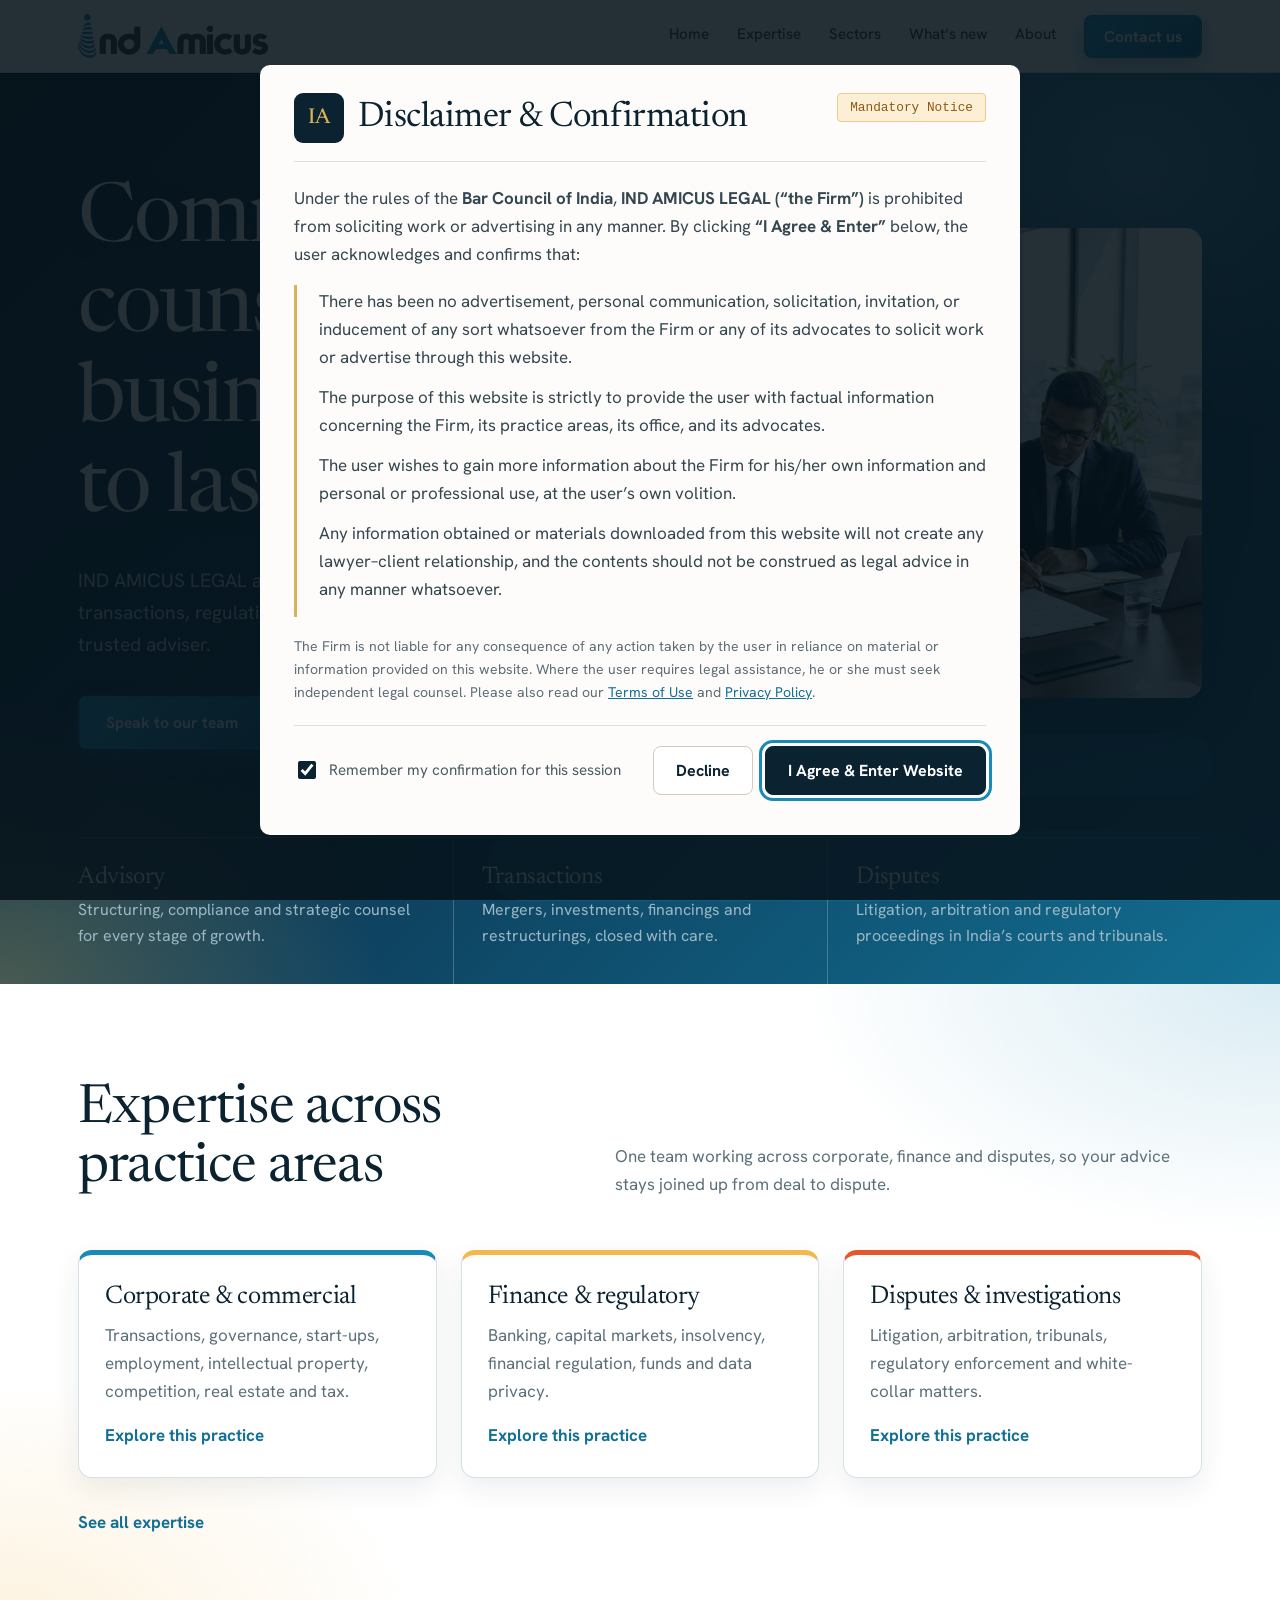
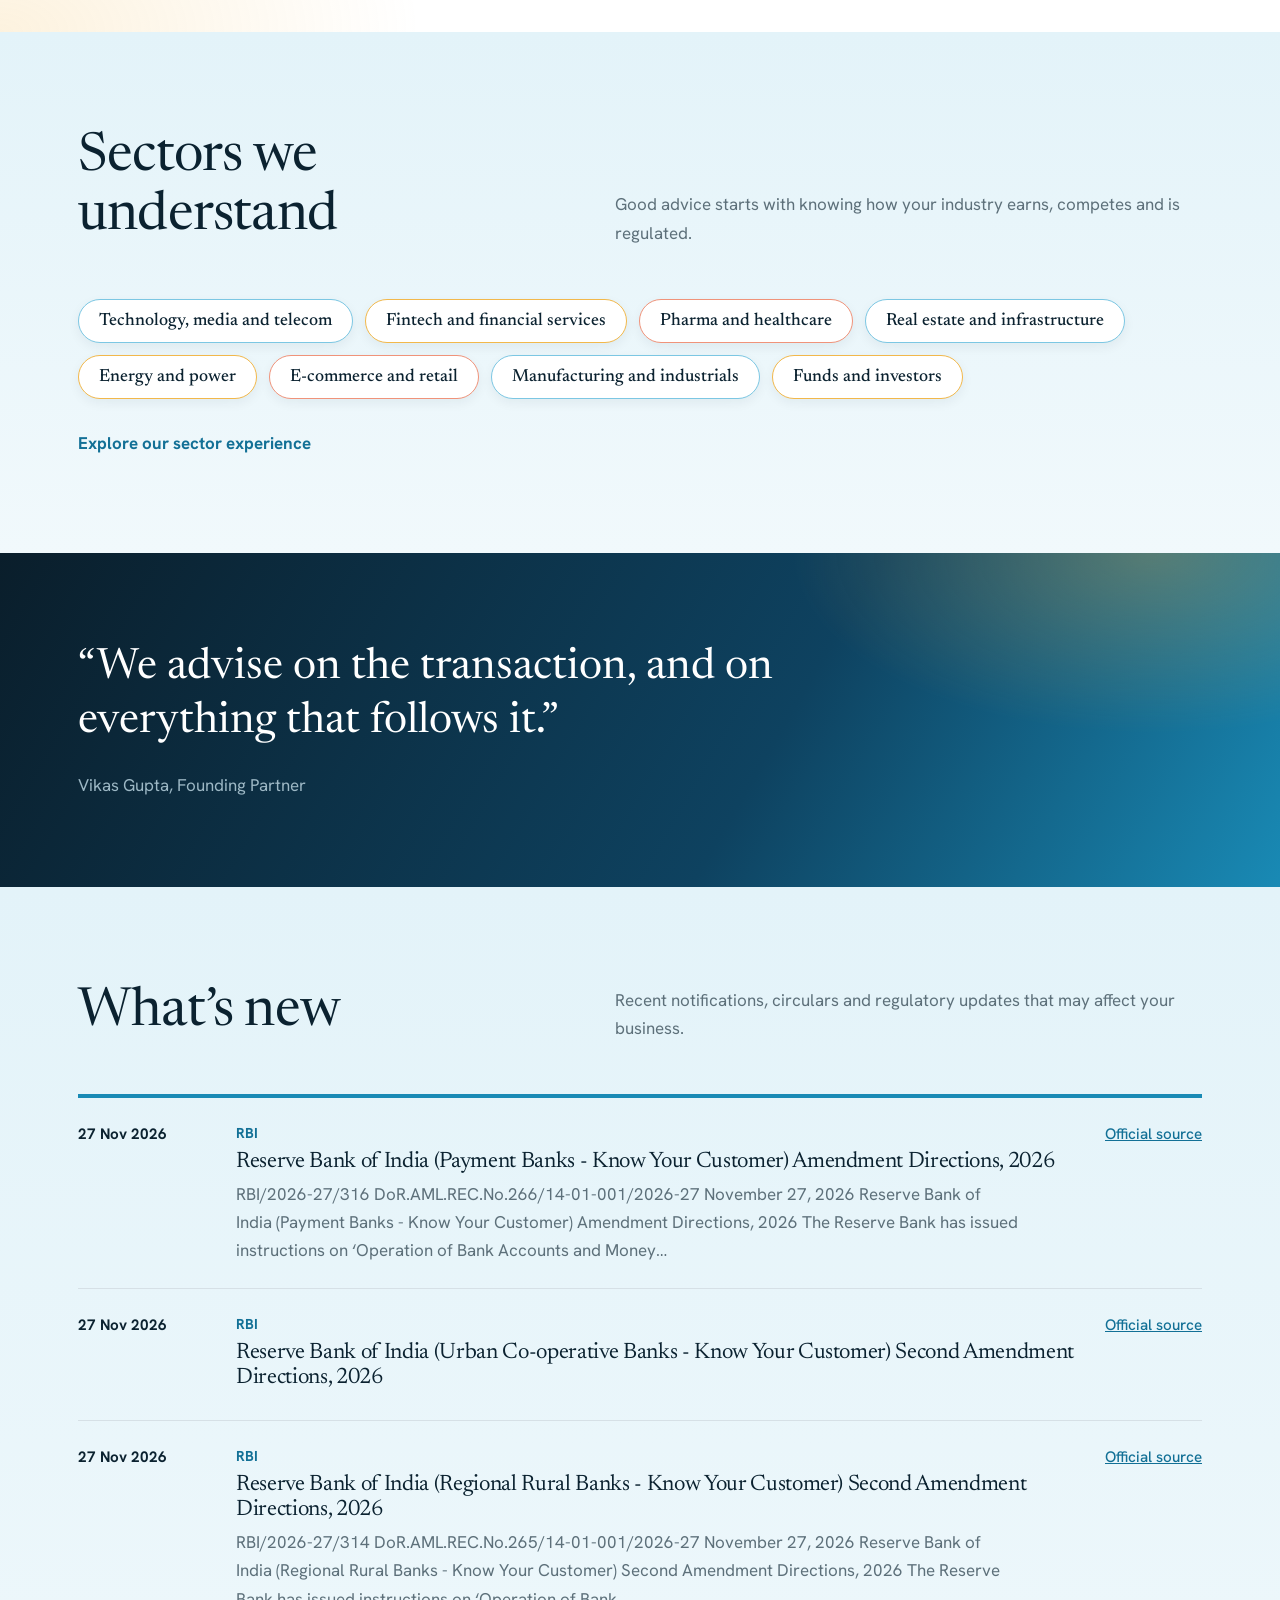
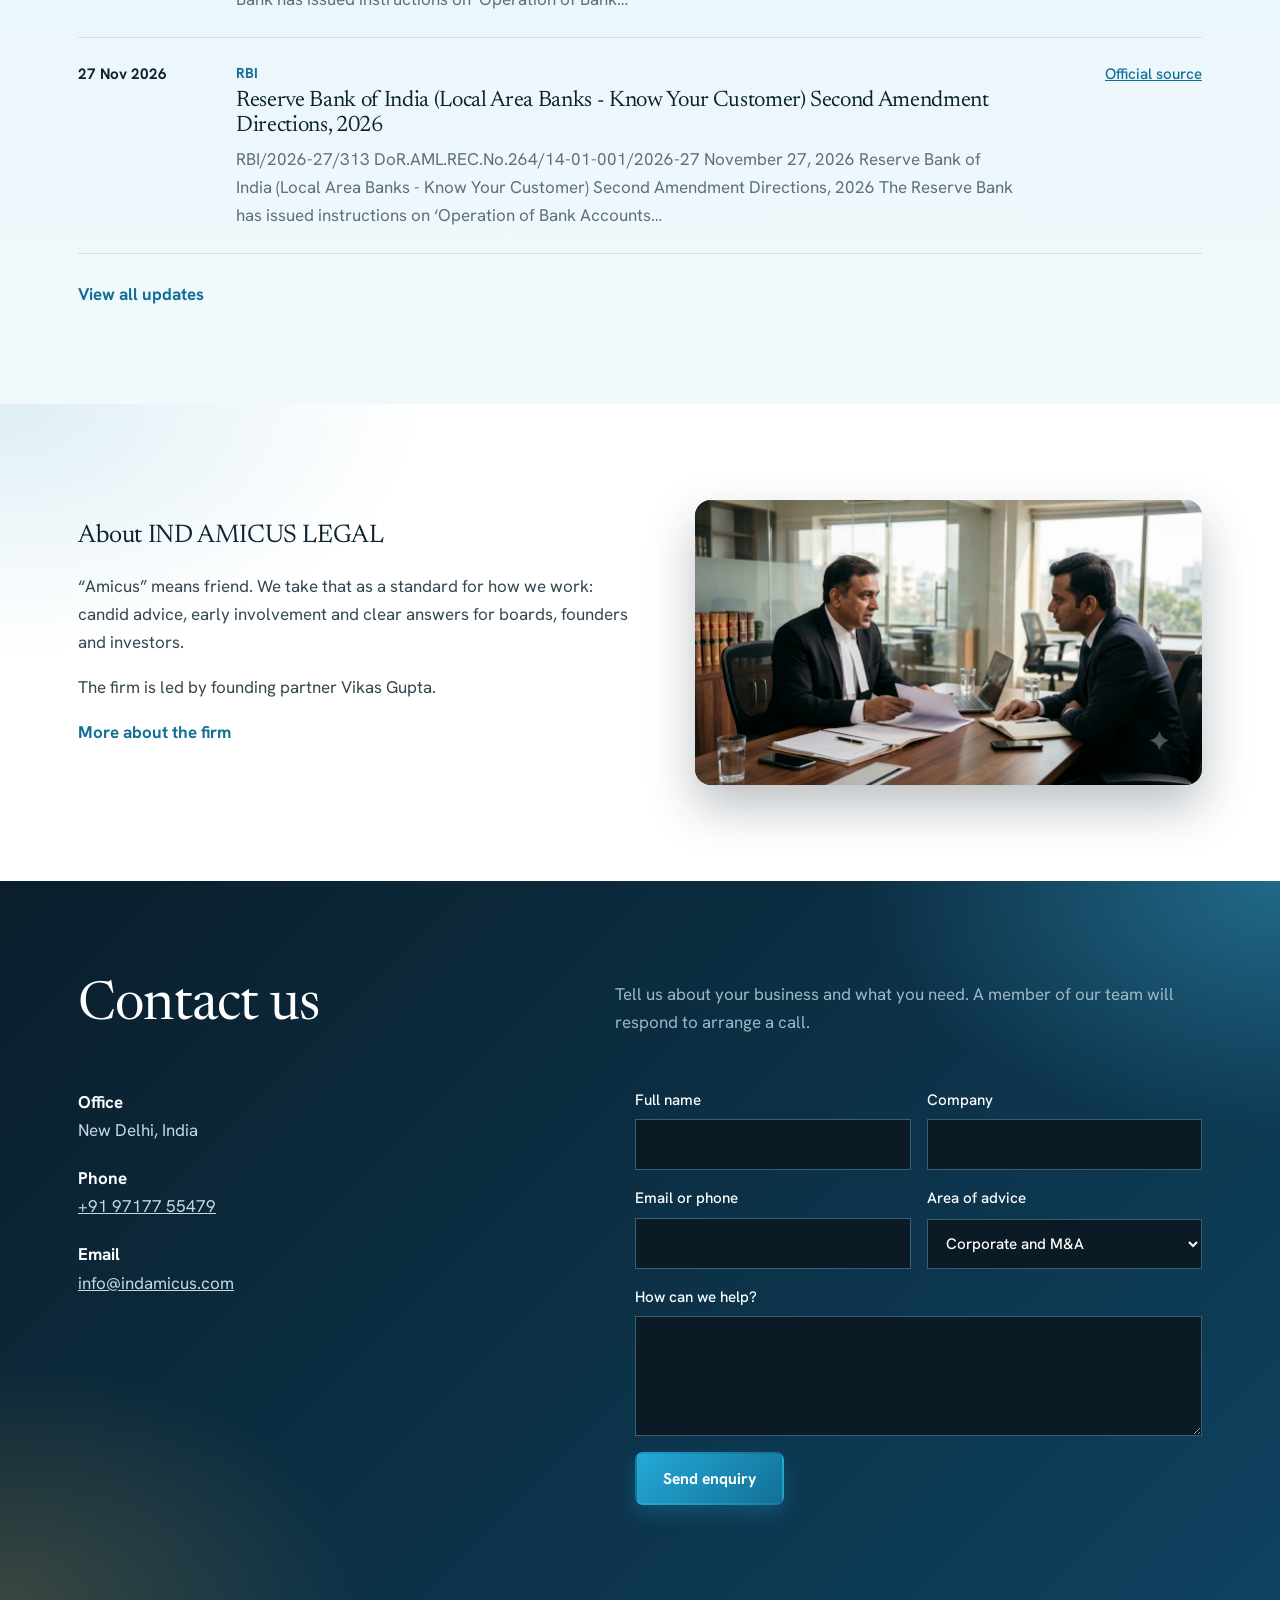
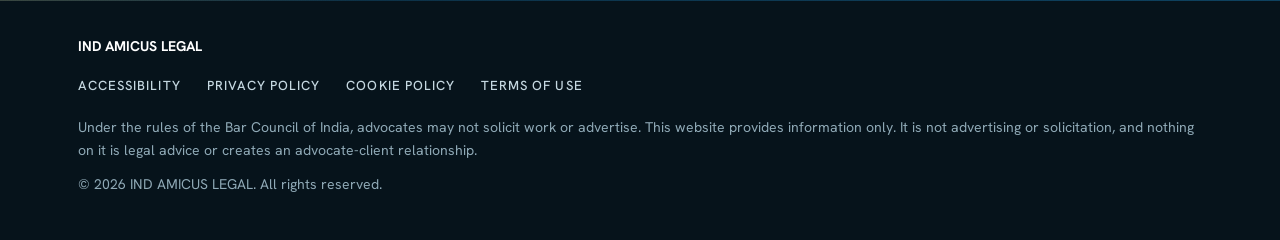
<file: index.html>
<!DOCTYPE html>
<html lang="en">
<head>
<meta charset="utf-8">
<meta name="viewport" content="width=device-width, initial-scale=1, viewport-fit=cover">
<title>IND AMICUS LEGAL | Corporate &amp; Commercial Law Firm</title>
<meta name="description" content="IND AMICUS LEGAL advises companies, funds and founders on transactions, regulation and disputes.">
<link rel="preconnect" href="https://fonts.googleapis.com">
<link rel="preconnect" href="https://fonts.gstatic.com" crossorigin>
<link href="https://fonts.googleapis.com/css2?family=Hanken+Grotesk:wght@400;500;700&family=Newsreader:ital,opsz,wght@0,6..72,400;0,6..72,500;1,6..72,400&display=swap" rel="stylesheet">
<link rel="stylesheet" href="style.css">
</head>
<body>
<div class="gate" id="gate" role="dialog" aria-modal="true" aria-labelledby="gt" hidden>
 <div class="gcard">
  <div class="ghead"><span class="gbadge" aria-hidden="true">IA</span><h2 id="gt">Disclaimer &amp; Confirmation</h2><span class="gtag">Mandatory Notice</span></div>
  <p class="gintro">Under the rules of the <b>Bar Council of India</b>, <b>IND AMICUS LEGAL (“the Firm”)</b> is prohibited from soliciting work or advertising in any manner. By clicking <b>“I Agree &amp; Enter”</b> below, the user acknowledges and confirms that:</p>
  <blockquote>
   <p>There has been no advertisement, personal communication, solicitation, invitation, or inducement of any sort whatsoever from the Firm or any of its advocates to solicit work or advertise through this website.</p>
   <p>The purpose of this website is strictly to provide the user with factual information concerning the Firm, its practice areas, its office, and its advocates.</p>
   <p>The user wishes to gain more information about the Firm for his/her own information and personal or professional use, at the user’s own volition.</p>
   <p>Any information obtained or materials downloaded from this website will not create any lawyer–client relationship, and the contents should not be construed as legal advice in any manner whatsoever.</p>
  </blockquote>
  <p class="gsmall">The Firm is not liable for any consequence of any action taken by the user in reliance on material or information provided on this website. Where the user requires legal assistance, he or she must seek independent legal counsel. Please also read our <a href="terms-of-use.html">Terms of Use</a> and <a href="privacy-policy.html">Privacy Policy</a>.</p>
  <div class="gfoot"><label class="rem"><input type="checkbox" id="rem" checked> Remember my confirmation for this session</label><button class="gbtn o" id="nob" type="button">Decline</button><button class="gbtn" id="yes" type="button">I Agree &amp; Enter Website</button></div>
  <span id="no" role="status"></span>
 </div>
</div>

<header>
 <div class="wrap bar">
  <a class="logo" href="#top" aria-label="IND AMICUS LEGAL home"><img src="logo.png" alt="IND AMICUS LEGAL"></a>
  <nav aria-label="Main">
   <a href="index.html">Home</a><a href="expertise.html">Expertise</a><a href="sectors.html">Sectors</a><a href="whats-new.html">What’s new</a><a href="about.html">About</a>
   <a class="btn" href="#contact" style="padding:9px 18px;color:#fff;border-color:#198AB5">Contact us</a>
  </nav>
 </div>
</header>

<main id="top">
<div class="hero">
 <svg viewBox="0 0 200 260" aria-hidden="true" fill="currentColor"><circle cx="100" cy="22" r="20"/><rect x="82" y="62" width="36" height="14" rx="7"/><rect x="72" y="84" width="56" height="14" rx="7"/><rect x="62" y="106" width="76" height="14" rx="7"/><rect x="52" y="128" width="96" height="14" rx="7"/><rect x="42" y="150" width="116" height="14" rx="7"/><rect x="32" y="172" width="136" height="14" rx="7"/><rect x="22" y="194" width="156" height="14" rx="7"/><rect x="12" y="216" width="176" height="16" rx="8"/></svg>
 <div class="wrap">
  <div class="hgrid"><div><h1>Commercial counsel for businesses built to last.</h1>
  <p>IND AMICUS LEGAL advises companies, investors and founders on transactions, regulation and disputes, with the practical judgment of a trusted adviser.</p>
  <div class="cta"><a class="btn" href="#contact">Speak to our team</a><a class="btn line" href="expertise.html">Explore our expertise</a></div></div><figure class="photo ph-skyline"><img src="images/home-hero.jpg" alt="Lawyers reviewing a corporate agreement in a modern office" loading="lazy" onerror="this.remove()"></figure></div>
  <div class="three">
   <div><h3>Advisory</h3><p>Structuring, compliance and strategic counsel for every stage of growth.</p></div>
   <div><h3>Transactions</h3><p>Mergers, investments, financings and restructurings, closed with care.</p></div>
   <div><h3>Disputes</h3><p>Litigation, arbitration and regulatory proceedings in India’s courts and tribunals.</p></div>
  </div>
 </div>
</div>

<section id="expertise" class="t-exp"><div class="wrap">
 <div class="top"><h2>Expertise across practice areas</h2><p>One team working across corporate, finance and disputes, so your advice stays joined up from deal to dispute.</p></div>
 <div class="tcards">
  <a class="tcard c1" href="corporate-commercial.html"><h3>Corporate &amp; commercial</h3><p>Transactions, governance, start-ups, employment, intellectual property, competition, real estate and tax.</p><span class="more">Explore this practice</span></a>
  <a class="tcard c2" href="finance-regulatory.html"><h3>Finance &amp; regulatory</h3><p>Banking, capital markets, insolvency, financial regulation, funds and data privacy.</p><span class="more">Explore this practice</span></a>
  <a class="tcard c3" href="disputes-investigations.html"><h3>Disputes &amp; investigations</h3><p>Litigation, arbitration, tribunals, regulatory enforcement and white-collar matters.</p><span class="more">Explore this practice</span></a>
 </div>
 <p style="margin:30px 0 0"><a class="more" href="expertise.html">See all expertise</a></p>
</div></section>

<section id="sectors" class="soft t-sec"><div class="wrap"><div class="top"><h2>Sectors we understand</h2><p>Good advice starts with knowing how your industry earns, competes and is regulated.</p></div><ul class="pills"><li>Technology, media and telecom</li><li>Fintech and financial services</li><li>Pharma and healthcare</li><li>Real estate and infrastructure</li><li>Energy and power</li><li>E-commerce and retail</li><li>Manufacturing and industrials</li><li>Funds and investors</li></ul><p style="margin:30px 0 0"><a class="more" href="sectors.html">Explore our sector experience</a></p></div></section>

<div class="quote"><div class="wrap"><blockquote><p>“We advise on the transaction, and on everything that follows it.”</p><cite>Vikas Gupta, Founding Partner</cite></blockquote></div></div>

<section id="whats-new" class="soft t-news"><div class="wrap"><div class="top"><h2>What’s new</h2><p>Recent notifications, circulars and regulatory updates that may affect your business.</p></div><ul class="news" id="news" data-cap="4"></ul><p style="margin:26px 0 0"><a class="more" href="whats-new.html">View all updates</a></p></div></section>

<section id="about" class="t-about"><div class="wrap abt2"><div><h2>About IND AMICUS LEGAL</h2><p style="margin-top:22px">“Amicus” means friend. We take that as a standard for how we work: candid advice, early involvement and clear answers for boards, founders and investors.</p><p>The firm is led by founding partner Vikas Gupta.</p><p><a class="more" href="about.html">More about the firm</a></p></div><figure class="photo ph-scales"><img src="images/home-about.jpg" alt="Advocate consulting with a client" loading="lazy" onerror="this.remove()"></figure></div></section>

<section id="contact" class="contact">
 <div class="wrap">
  <div class="top"><h2>Contact us</h2><p>Tell us about your business and what you need. A member of our team will respond to arrange a call.</p></div>
  <div class="cg">
   <div>
    <p><b>Office</b>New Delhi, India</p>
    <p><b>Phone</b><a href="tel:+919717755479">+91 97177 55479</a></p>
    <p><b>Email</b><a href="mailto:info@indamicus.com">info@indamicus.com</a></p>
       </div>
   <form id="f">
    <label>Full name<input name="n" required autocomplete="name"></label>
    <label>Company<input name="co" autocomplete="organization"></label>
    <label>Email or phone<input name="c" required></label>
    <label>Area of advice<select name="t"><option>Corporate and M&amp;A</option><option>Finance and regulatory</option><option>Disputes and arbitration</option><option>Start-ups and funding</option><option>Other</option></select></label>
    <label class="f">How can we help?<textarea name="m"></textarea></label>
    <div class="f"><button class="btn" type="submit">Send enquiry</button> <span id="ok" role="status" style="margin-left:12px"></span></div>
   </form>
  </div>
 </div>
</section>
</main>

<footer>
 <div class="wrap">
  <b>IND AMICUS LEGAL</b>
  <nav class="flinks" aria-label="Legal"><a href="accessibility.html">Accessibility</a><a href="privacy-policy.html">Privacy Policy</a><a href="cookie-policy.html">Cookie Policy</a><a href="terms-of-use.html">Terms of Use</a></nav>
  <div>Under the rules of the Bar Council of India, advocates may not solicit work or advertise. This website provides information only. It is not advertising or solicitation, and nothing on it is legal advice or creates an advocate-client relationship.</div>
  <div>&copy; 2026 IND AMICUS LEGAL. All rights reserved.</div>
 </div>
</footer>
<script>
(function(){
 var g=document.getElementById('gate'),ok=false;
 try{ok=sessionStorage.getItem('ial-ok')==='1'}catch(e){}
 if(!ok){g.hidden=false;document.getElementById('yes').focus()}
 document.getElementById('yes').onclick=function(){g.hidden=true;try{if(document.getElementById('rem').checked)sessionStorage.setItem('ial-ok','1')}catch(e){}};
 document.getElementById('nob').onclick=function(){document.getElementById('no').textContent='You need to agree to view this website.'};
 document.getElementById('f').addEventListener('submit',function(e){
  e.preventDefault();var d=new FormData(this);
  var b='Name: '+d.get('n')+'\nCompany: '+d.get('co')+'\nContact: '+d.get('c')+'\nArea: '+d.get('t')+'\n\n'+d.get('m');
  document.getElementById('ok').textContent='Opening your email app.';
  location.href='mailto:info@indamicus.com?subject='+encodeURIComponent('Enquiry: '+d.get('t'))+'&body='+encodeURIComponent(b);
 });
})();
</script>
<script src="news.js" defer></script>
</body>
</html>
</file>
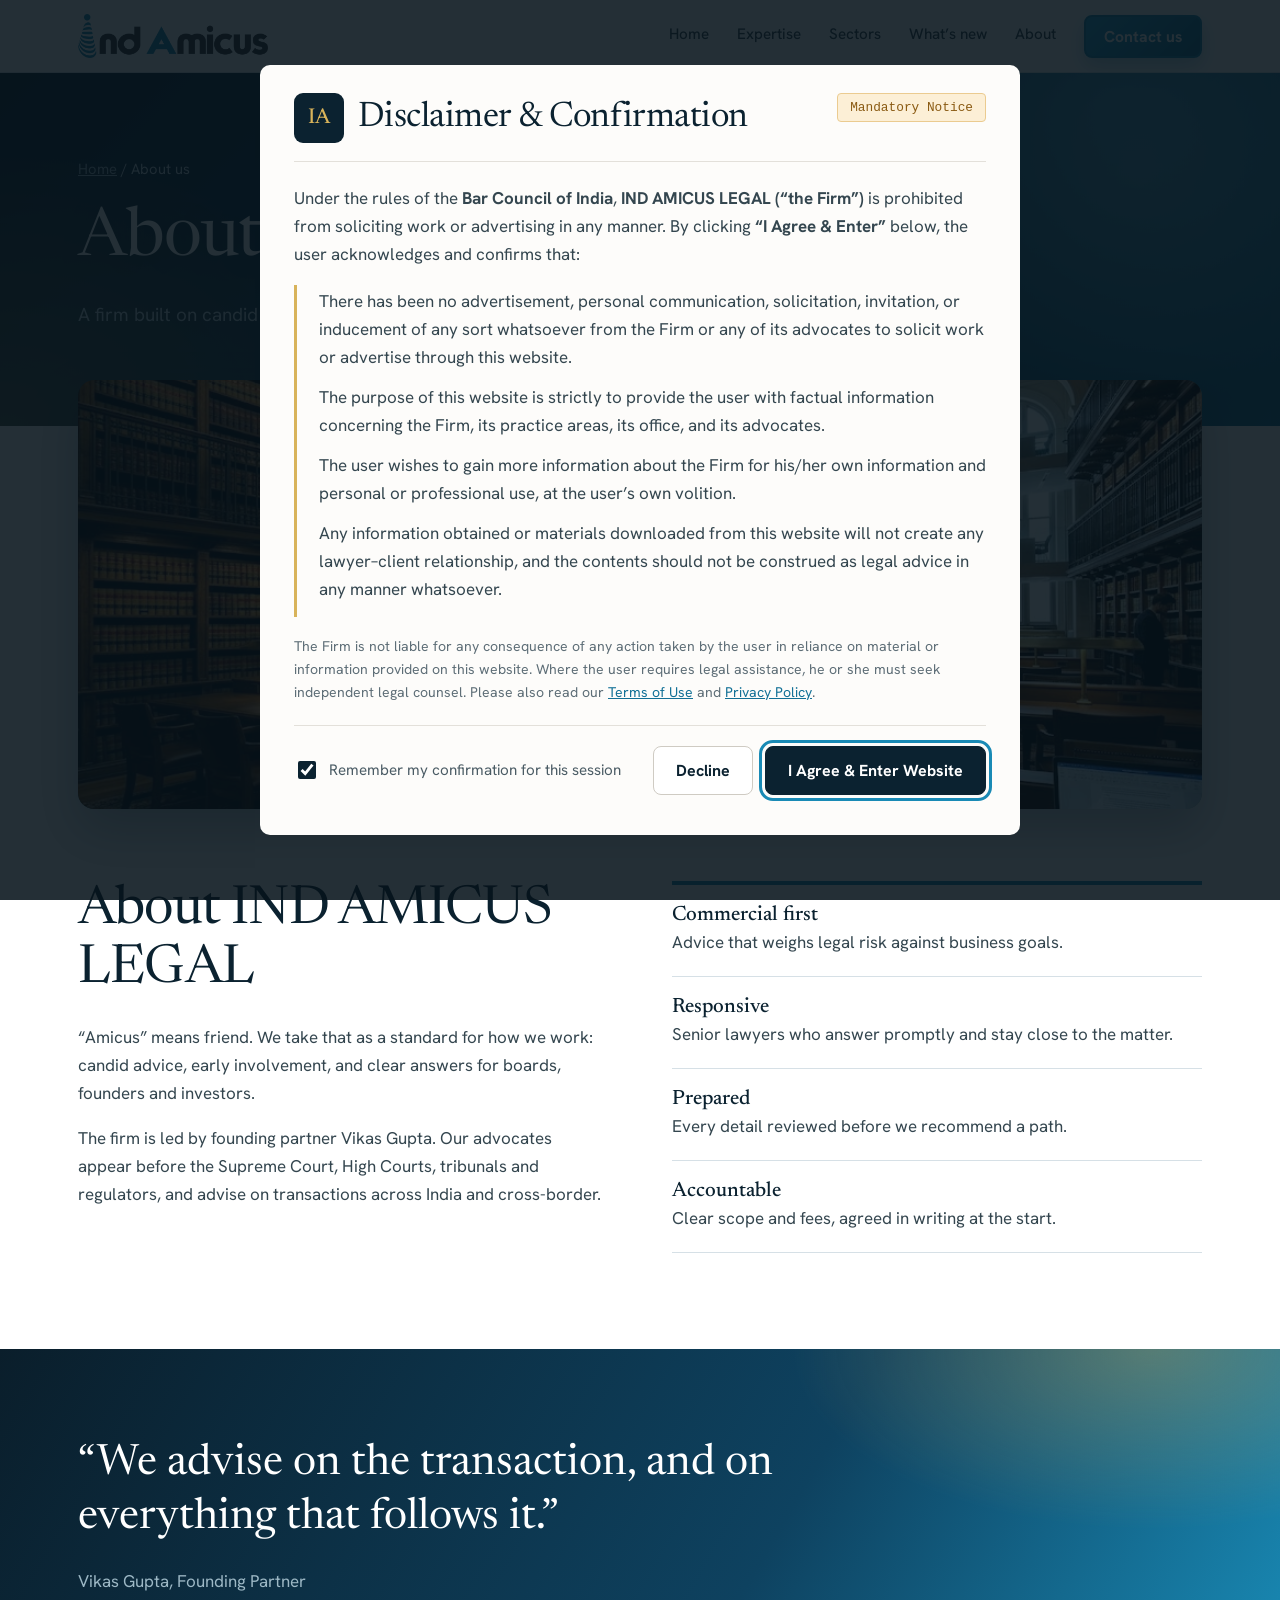
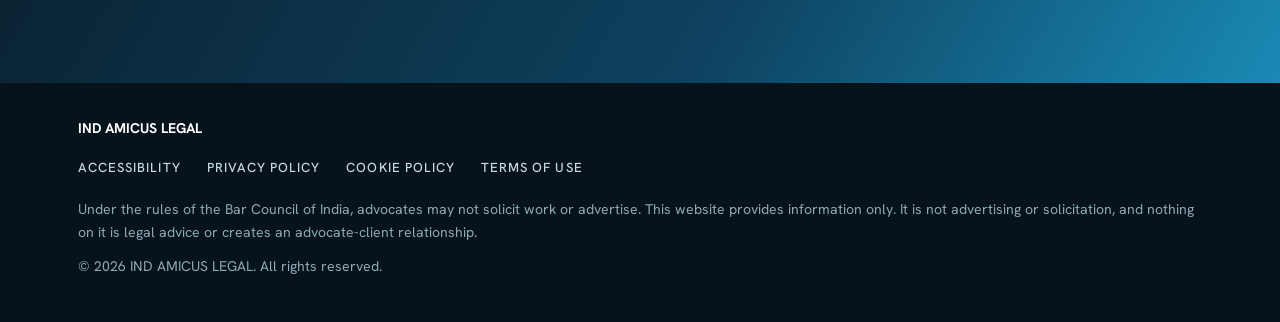
<file: about.html>
<!DOCTYPE html>
<html lang="en">
<head>
<meta charset="utf-8">
<meta name="viewport" content="width=device-width, initial-scale=1, viewport-fit=cover">
<title>About us | IND AMICUS LEGAL</title>
<meta name="description" content="A firm built on candid advice and close involvement with clients.">
<link rel="preconnect" href="https://fonts.googleapis.com">
<link rel="preconnect" href="https://fonts.gstatic.com" crossorigin>
<link href="https://fonts.googleapis.com/css2?family=Hanken+Grotesk:wght@400;500;700&family=Newsreader:ital,opsz,wght@0,6..72,400;0,6..72,500;1,6..72,400&display=swap" rel="stylesheet">
<link rel="stylesheet" href="style.css">
</head>
<body>
<div class="gate" id="gate" role="dialog" aria-modal="true" aria-labelledby="gt" hidden>
 <div class="gcard">
  <div class="ghead"><span class="gbadge" aria-hidden="true">IA</span><h2 id="gt">Disclaimer &amp; Confirmation</h2><span class="gtag">Mandatory Notice</span></div>
  <p class="gintro">Under the rules of the <b>Bar Council of India</b>, <b>IND AMICUS LEGAL (“the Firm”)</b> is prohibited from soliciting work or advertising in any manner. By clicking <b>“I Agree &amp; Enter”</b> below, the user acknowledges and confirms that:</p>
  <blockquote>
   <p>There has been no advertisement, personal communication, solicitation, invitation, or inducement of any sort whatsoever from the Firm or any of its advocates to solicit work or advertise through this website.</p>
   <p>The purpose of this website is strictly to provide the user with factual information concerning the Firm, its practice areas, its office, and its advocates.</p>
   <p>The user wishes to gain more information about the Firm for his/her own information and personal or professional use, at the user’s own volition.</p>
   <p>Any information obtained or materials downloaded from this website will not create any lawyer–client relationship, and the contents should not be construed as legal advice in any manner whatsoever.</p>
  </blockquote>
  <p class="gsmall">The Firm is not liable for any consequence of any action taken by the user in reliance on material or information provided on this website. Where the user requires legal assistance, he or she must seek independent legal counsel. Please also read our <a href="terms-of-use.html">Terms of Use</a> and <a href="privacy-policy.html">Privacy Policy</a>.</p>
  <div class="gfoot"><label class="rem"><input type="checkbox" id="rem" checked> Remember my confirmation for this session</label><button class="gbtn o" id="nob" type="button">Decline</button><button class="gbtn" id="yes" type="button">I Agree &amp; Enter Website</button></div>
  <span id="no" role="status"></span>
 </div>
</div>

<header>
 <div class="wrap bar">
  <a class="logo" href="index.html" aria-label="IND AMICUS LEGAL home"><img src="logo.png" alt="IND AMICUS LEGAL"></a>
  <nav aria-label="Main">
   <a href="index.html">Home</a><a href="expertise.html">Expertise</a><a href="sectors.html">Sectors</a><a href="whats-new.html">What’s new</a><a href="about.html">About</a>
   <a class="btn" href="index.html#contact" style="padding:9px 18px;color:#fff;border-color:#198AB5">Contact us</a>
  </nav>
 </div>
</header>
<main id="top">
<div class="phero"><div class="wrap">
 <div class="crumb"><a href="index.html">Home</a> / About us</div>
 <h1>About us</h1>
 <p>A firm built on candid advice and close involvement with clients.</p>
</div></div>
<div class="wrap banner"><figure class="photo ph-mark"><img src="images/about.jpg" alt="Law library with books and a reading desk" loading="lazy" onerror="this.remove()"></figure></div>
<section id="about">
 <div class="wrap about">
  <div>
   <h2>About IND AMICUS LEGAL</h2>
   <p style="margin-top:24px">“Amicus” means friend. We take that as a standard for how we work: candid advice, early involvement, and clear answers for boards, founders and investors.</p>
   <p>The firm is led by founding partner Vikas Gupta. Our advocates appear before the Supreme Court, High Courts, tribunals and regulators, and advise on transactions across India and cross-border.</p>
  </div>
  <ul class="pr">
   <li><b>Commercial first</b>Advice that weighs legal risk against business goals.</li>
   <li><b>Responsive</b>Senior lawyers who answer promptly and stay close to the matter.</li>
   <li><b>Prepared</b>Every detail reviewed before we recommend a path.</li>
   <li><b>Accountable</b>Clear scope and fees, agreed in writing at the start.</li>
  </ul>
 </div>
</section>
<div class="quote"><div class="wrap"><blockquote><p>“We advise on the transaction, and on everything that follows it.”</p><cite>Vikas Gupta, Founding Partner</cite></blockquote></div></div>

</main>
<footer>
 <div class="wrap">
  <b>IND AMICUS LEGAL</b>
  <nav class="flinks" aria-label="Legal"><a href="accessibility.html">Accessibility</a><a href="privacy-policy.html">Privacy Policy</a><a href="cookie-policy.html">Cookie Policy</a><a href="terms-of-use.html">Terms of Use</a></nav>
  <div>Under the rules of the Bar Council of India, advocates may not solicit work or advertise. This website provides information only. It is not advertising or solicitation, and nothing on it is legal advice or creates an advocate-client relationship.</div>
  <div>&copy; 2026 IND AMICUS LEGAL. All rights reserved.</div>
 </div>
</footer>
<script>
(function(){var g=document.getElementById('gate'),ok=false;
try{ok=sessionStorage.getItem('ial-ok')==='1'}catch(e){}
if(!ok){g.hidden=false;document.getElementById('yes').focus()}
document.getElementById('yes').onclick=function(){g.hidden=true;try{if(document.getElementById('rem').checked)sessionStorage.setItem('ial-ok','1')}catch(e){}};
document.getElementById('nob').onclick=function(){document.getElementById('no').textContent='You need to agree to view this website.'};})();
</script>

</body>
</html>
</file>
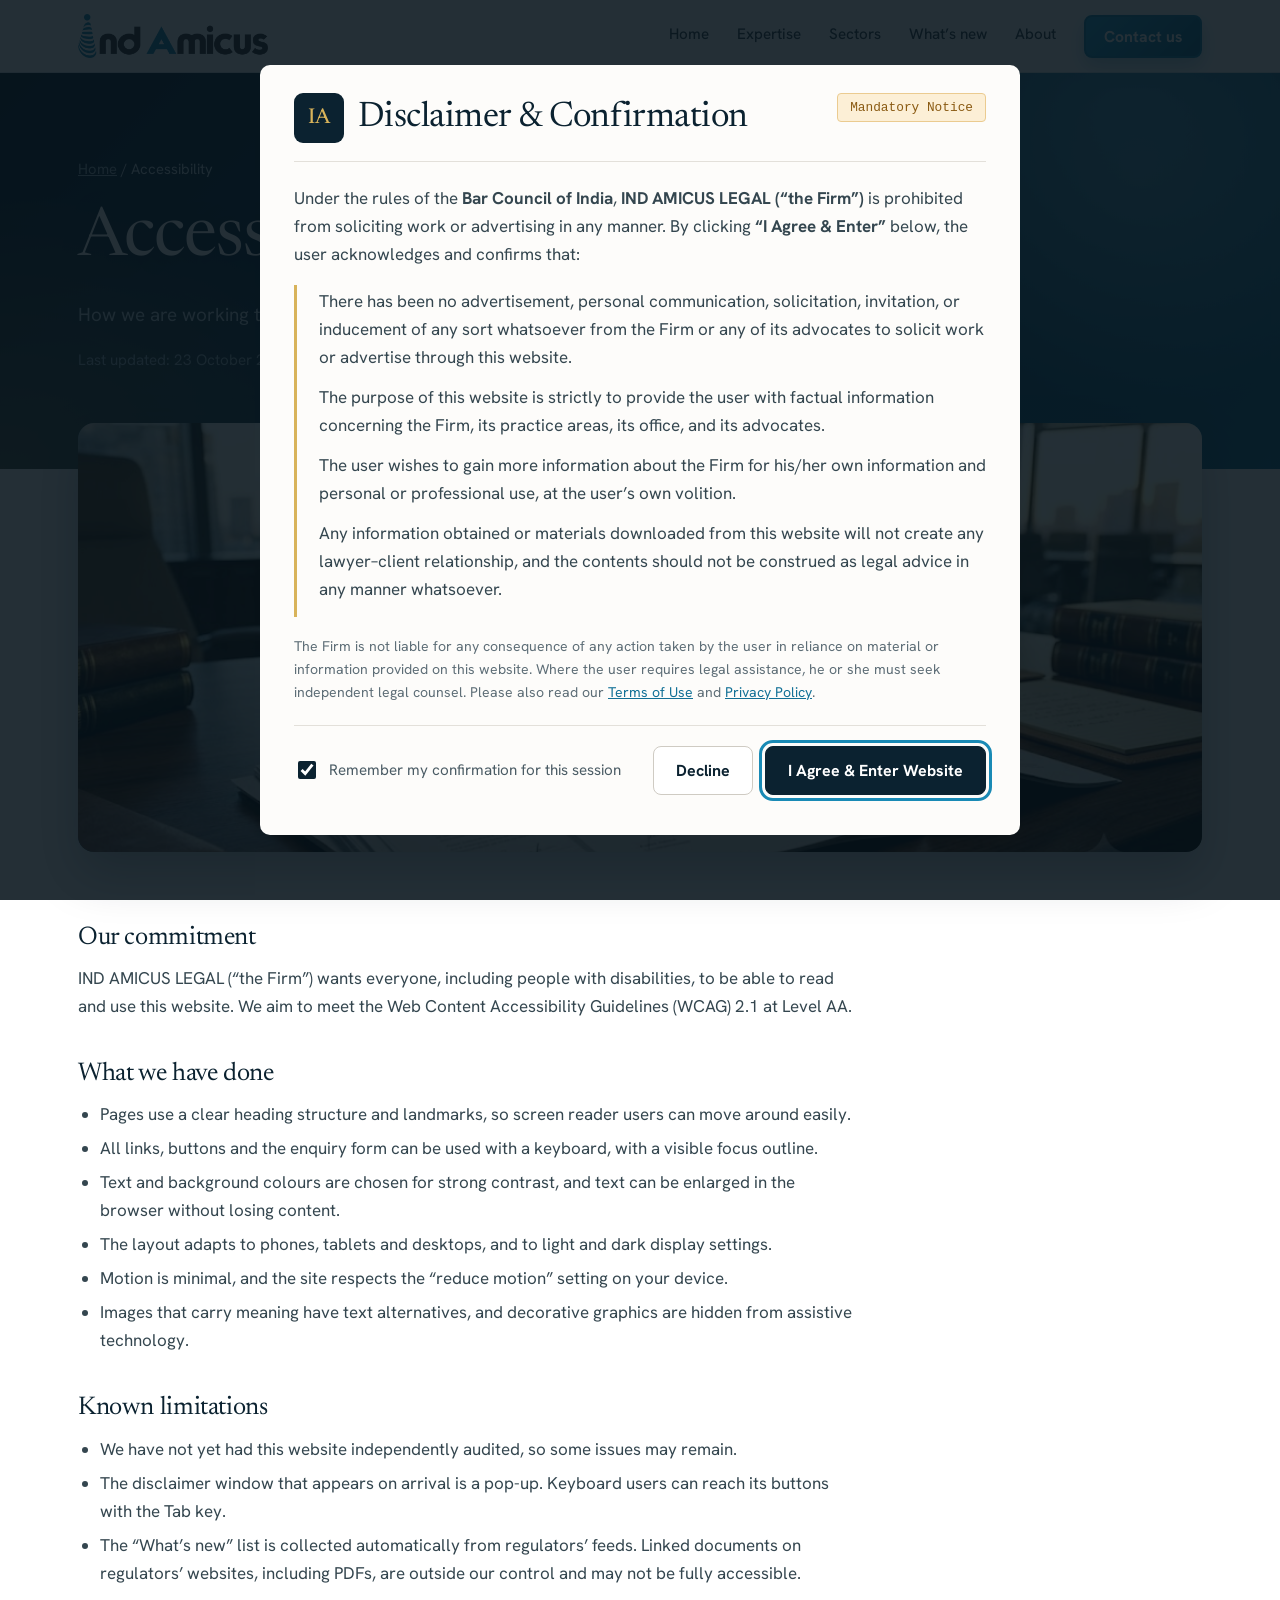
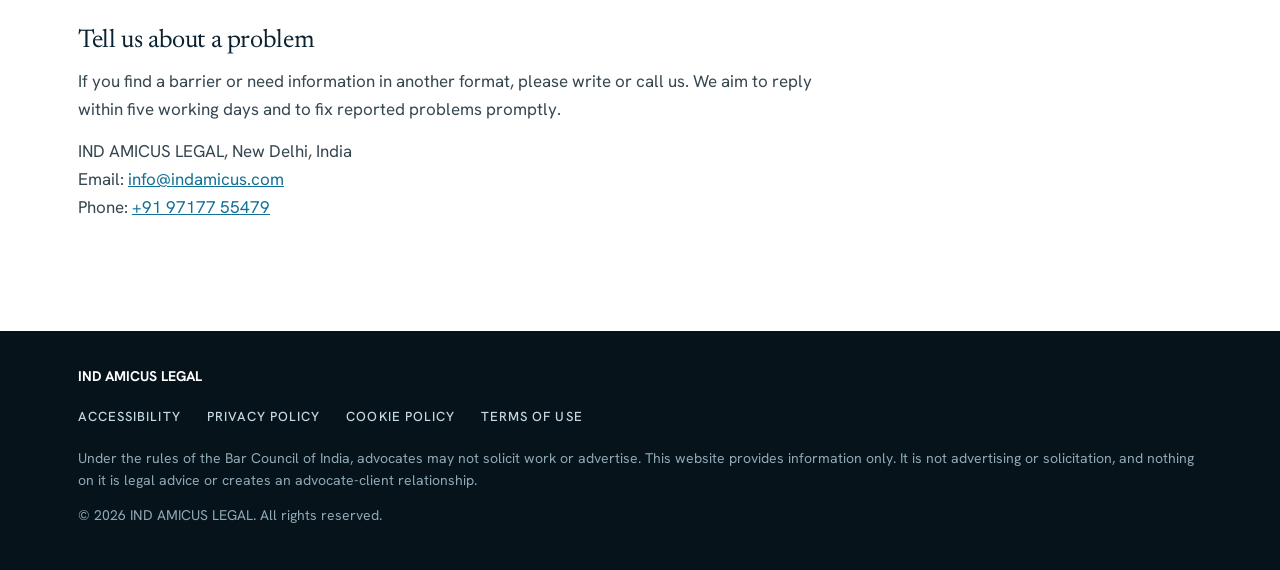
<file: accessibility.html>
<!DOCTYPE html>
<html lang="en">
<head>
<meta charset="utf-8">
<meta name="viewport" content="width=device-width, initial-scale=1, viewport-fit=cover">
<title>Accessibility | IND AMICUS LEGAL</title>
<meta name="description" content="How we are working to make this website usable for everyone.">
<link rel="preconnect" href="https://fonts.googleapis.com">
<link rel="preconnect" href="https://fonts.gstatic.com" crossorigin>
<link href="https://fonts.googleapis.com/css2?family=Hanken+Grotesk:wght@400;500;700&family=Newsreader:ital,opsz,wght@0,6..72,400;0,6..72,500;1,6..72,400&display=swap" rel="stylesheet">
<link rel="stylesheet" href="style.css">
</head>
<body>
<div class="gate" id="gate" role="dialog" aria-modal="true" aria-labelledby="gt" hidden>
 <div class="gcard">
  <div class="ghead"><span class="gbadge" aria-hidden="true">IA</span><h2 id="gt">Disclaimer &amp; Confirmation</h2><span class="gtag">Mandatory Notice</span></div>
  <p class="gintro">Under the rules of the <b>Bar Council of India</b>, <b>IND AMICUS LEGAL (“the Firm”)</b> is prohibited from soliciting work or advertising in any manner. By clicking <b>“I Agree &amp; Enter”</b> below, the user acknowledges and confirms that:</p>
  <blockquote>
   <p>There has been no advertisement, personal communication, solicitation, invitation, or inducement of any sort whatsoever from the Firm or any of its advocates to solicit work or advertise through this website.</p>
   <p>The purpose of this website is strictly to provide the user with factual information concerning the Firm, its practice areas, its office, and its advocates.</p>
   <p>The user wishes to gain more information about the Firm for his/her own information and personal or professional use, at the user’s own volition.</p>
   <p>Any information obtained or materials downloaded from this website will not create any lawyer–client relationship, and the contents should not be construed as legal advice in any manner whatsoever.</p>
  </blockquote>
  <p class="gsmall">The Firm is not liable for any consequence of any action taken by the user in reliance on material or information provided on this website. Where the user requires legal assistance, he or she must seek independent legal counsel. Please also read our <a href="terms-of-use.html">Terms of Use</a> and <a href="privacy-policy.html">Privacy Policy</a>.</p>
  <div class="gfoot"><label class="rem"><input type="checkbox" id="rem" checked> Remember my confirmation for this session</label><button class="gbtn o" id="nob" type="button">Decline</button><button class="gbtn" id="yes" type="button">I Agree &amp; Enter Website</button></div>
  <span id="no" role="status"></span>
 </div>
</div>

<header>
 <div class="wrap bar">
  <a class="logo" href="index.html" aria-label="IND AMICUS LEGAL home"><img src="logo.png" alt="IND AMICUS LEGAL"></a>
  <nav aria-label="Main">
   <a href="index.html">Home</a><a href="expertise.html">Expertise</a><a href="sectors.html">Sectors</a><a href="whats-new.html">What’s new</a><a href="about.html">About</a>
   <a class="btn" href="index.html#contact" style="padding:9px 18px;color:#fff;border-color:#198AB5">Contact us</a>
  </nav>
 </div>
</header>
<main id="top">
<div class="phero"><div class="wrap">
 <div class="crumb"><a href="index.html">Home</a> / Accessibility</div>
 <h1>Accessibility</h1>
 <p>How we are working to make this website usable for everyone.</p>
 <div class="stamp">Last updated: 23 October 2026</div>
</div></div>
<div class="wrap banner"><figure class="photo ph-doc"><img src="images/legal-documents.jpg" alt="Documents and a pen on a desk" loading="lazy" onerror="this.remove()"></figure></div>
<section><div class="wrap"><div class="prose"><h2>Our commitment</h2><p>IND AMICUS LEGAL (“the Firm”) wants everyone, including people with disabilities, to be able to read and use this website. We aim to meet the Web Content Accessibility Guidelines (WCAG) 2.1 at Level AA.</p><h2>What we have done</h2><ul><li>Pages use a clear heading structure and landmarks, so screen reader users can move around easily.</li><li>All links, buttons and the enquiry form can be used with a keyboard, with a visible focus outline.</li><li>Text and background colours are chosen for strong contrast, and text can be enlarged in the browser without losing content.</li><li>The layout adapts to phones, tablets and desktops, and to light and dark display settings.</li><li>Motion is minimal, and the site respects the “reduce motion” setting on your device.</li><li>Images that carry meaning have text alternatives, and decorative graphics are hidden from assistive technology.</li></ul><h2>Known limitations</h2><ul><li>We have not yet had this website independently audited, so some issues may remain.</li><li>The disclaimer window that appears on arrival is a pop-up. Keyboard users can reach its buttons with the Tab key.</li><li>The “What’s new” list is collected automatically from regulators’ feeds. Linked documents on regulators’ websites, including PDFs, are outside our control and may not be fully accessible.</li></ul><h2>Tell us about a problem</h2><p>If you find a barrier or need information in another format, please write or call us. We aim to reply within five working days and to fix reported problems promptly.</p><p>IND AMICUS LEGAL, New Delhi, India<br>Email: <a href="mailto:info@indamicus.com">info@indamicus.com</a><br>Phone: <a href="tel:+919717755479">+91 97177 55479</a></p></div></div></section>
</main>
<footer>
 <div class="wrap">
  <b>IND AMICUS LEGAL</b>
  <nav class="flinks" aria-label="Legal"><a href="accessibility.html">Accessibility</a><a href="privacy-policy.html">Privacy Policy</a><a href="cookie-policy.html">Cookie Policy</a><a href="terms-of-use.html">Terms of Use</a></nav>
  <div>Under the rules of the Bar Council of India, advocates may not solicit work or advertise. This website provides information only. It is not advertising or solicitation, and nothing on it is legal advice or creates an advocate-client relationship.</div>
  <div>&copy; 2026 IND AMICUS LEGAL. All rights reserved.</div>
 </div>
</footer>
<script>
(function(){var g=document.getElementById('gate'),ok=false;
try{ok=sessionStorage.getItem('ial-ok')==='1'}catch(e){}
if(!ok){g.hidden=false;document.getElementById('yes').focus()}
document.getElementById('yes').onclick=function(){g.hidden=true;try{if(document.getElementById('rem').checked)sessionStorage.setItem('ial-ok','1')}catch(e){}};
document.getElementById('nob').onclick=function(){document.getElementById('no').textContent='You need to agree to view this website.'};})();
</script>
</body>
</html>
</file>
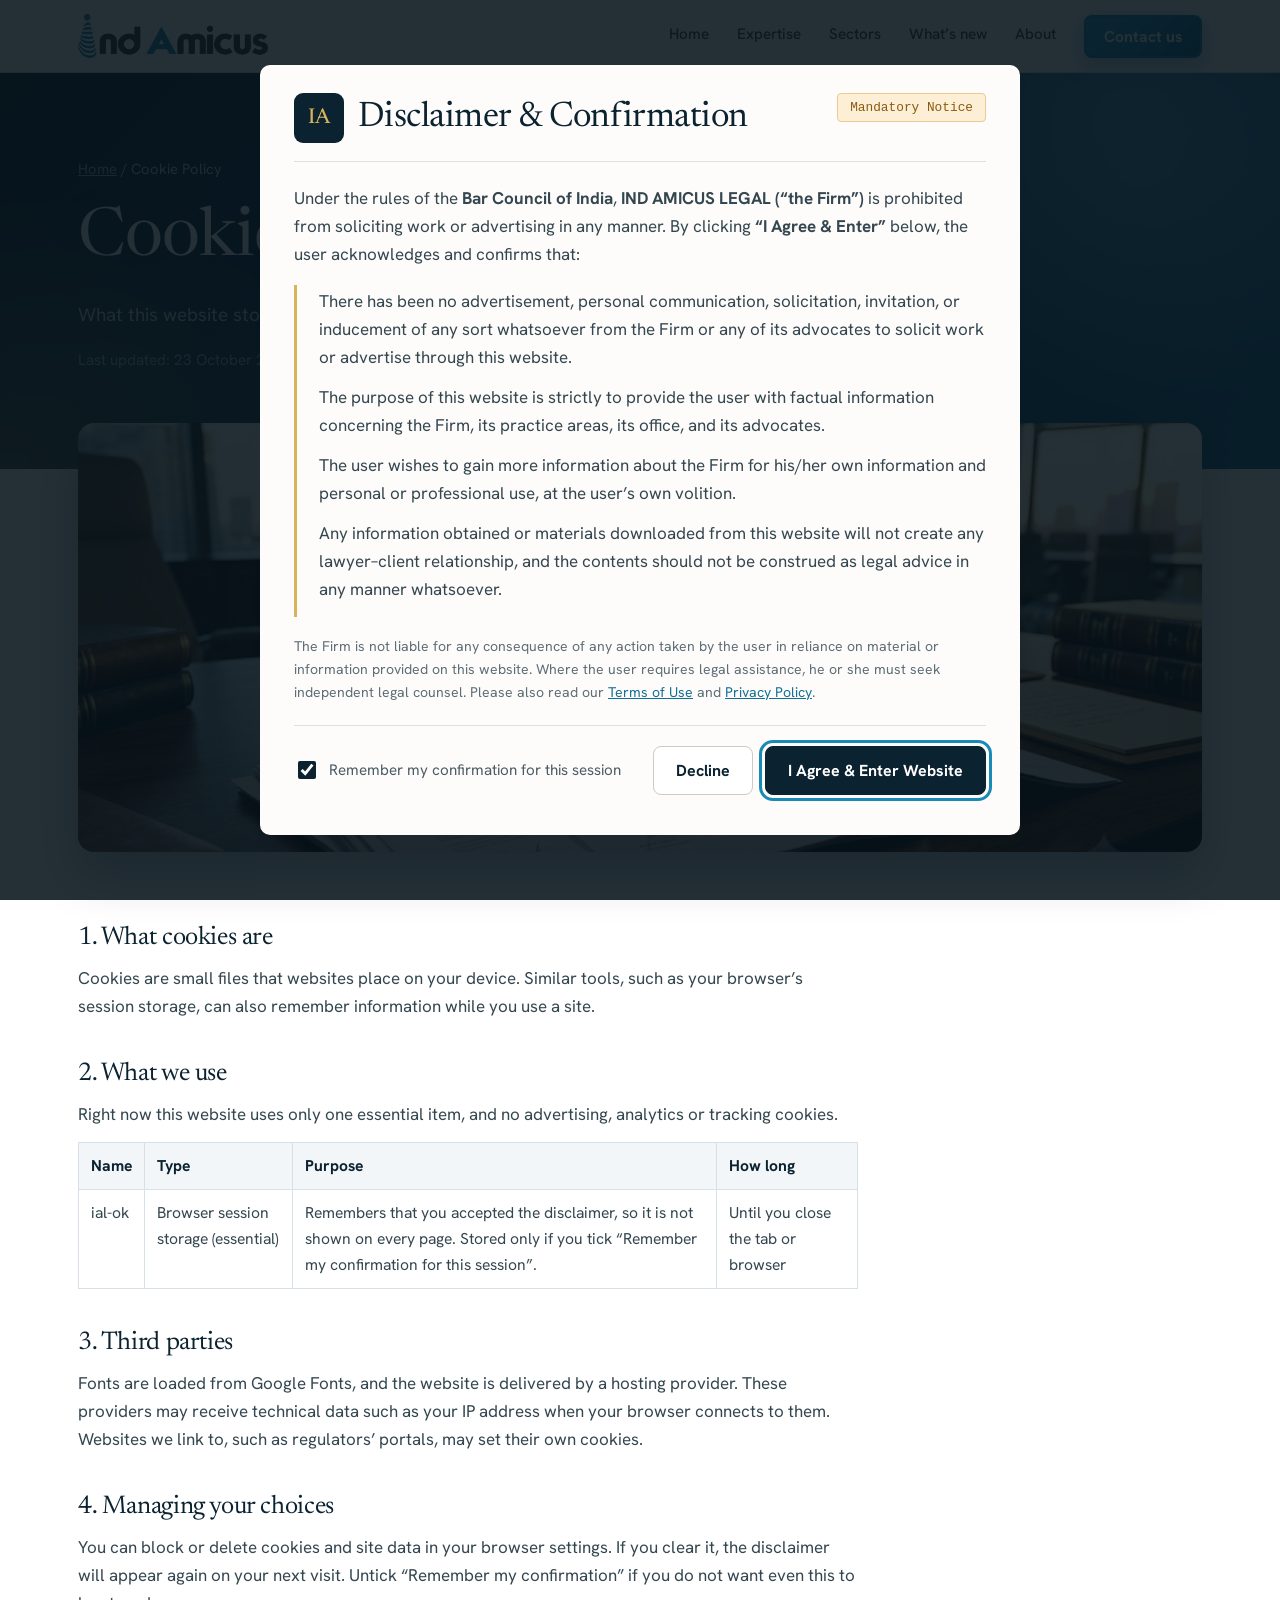
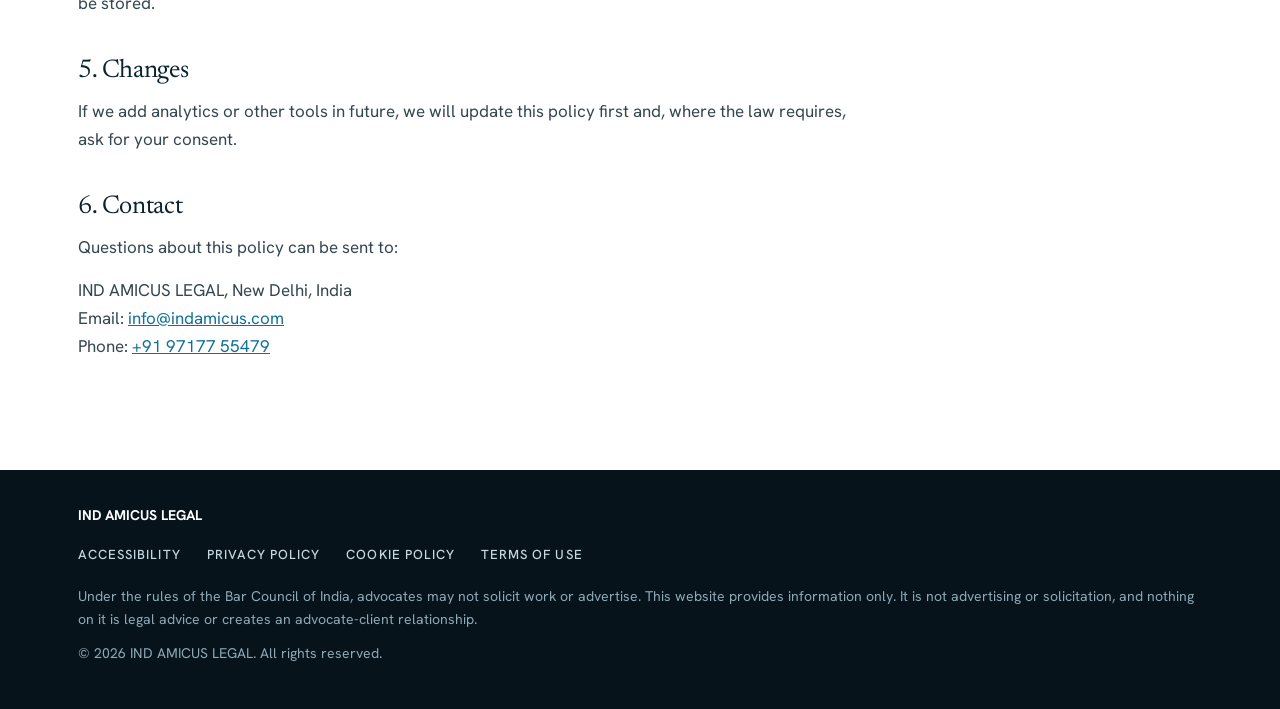
<file: cookie-policy.html>
<!DOCTYPE html>
<html lang="en">
<head>
<meta charset="utf-8">
<meta name="viewport" content="width=device-width, initial-scale=1, viewport-fit=cover">
<title>Cookie Policy | IND AMICUS LEGAL</title>
<meta name="description" content="What this website stores on your device and how to control it.">
<link rel="preconnect" href="https://fonts.googleapis.com">
<link rel="preconnect" href="https://fonts.gstatic.com" crossorigin>
<link href="https://fonts.googleapis.com/css2?family=Hanken+Grotesk:wght@400;500;700&family=Newsreader:ital,opsz,wght@0,6..72,400;0,6..72,500;1,6..72,400&display=swap" rel="stylesheet">
<link rel="stylesheet" href="style.css">
</head>
<body>
<div class="gate" id="gate" role="dialog" aria-modal="true" aria-labelledby="gt" hidden>
 <div class="gcard">
  <div class="ghead"><span class="gbadge" aria-hidden="true">IA</span><h2 id="gt">Disclaimer &amp; Confirmation</h2><span class="gtag">Mandatory Notice</span></div>
  <p class="gintro">Under the rules of the <b>Bar Council of India</b>, <b>IND AMICUS LEGAL (“the Firm”)</b> is prohibited from soliciting work or advertising in any manner. By clicking <b>“I Agree &amp; Enter”</b> below, the user acknowledges and confirms that:</p>
  <blockquote>
   <p>There has been no advertisement, personal communication, solicitation, invitation, or inducement of any sort whatsoever from the Firm or any of its advocates to solicit work or advertise through this website.</p>
   <p>The purpose of this website is strictly to provide the user with factual information concerning the Firm, its practice areas, its office, and its advocates.</p>
   <p>The user wishes to gain more information about the Firm for his/her own information and personal or professional use, at the user’s own volition.</p>
   <p>Any information obtained or materials downloaded from this website will not create any lawyer–client relationship, and the contents should not be construed as legal advice in any manner whatsoever.</p>
  </blockquote>
  <p class="gsmall">The Firm is not liable for any consequence of any action taken by the user in reliance on material or information provided on this website. Where the user requires legal assistance, he or she must seek independent legal counsel. Please also read our <a href="terms-of-use.html">Terms of Use</a> and <a href="privacy-policy.html">Privacy Policy</a>.</p>
  <div class="gfoot"><label class="rem"><input type="checkbox" id="rem" checked> Remember my confirmation for this session</label><button class="gbtn o" id="nob" type="button">Decline</button><button class="gbtn" id="yes" type="button">I Agree &amp; Enter Website</button></div>
  <span id="no" role="status"></span>
 </div>
</div>

<header>
 <div class="wrap bar">
  <a class="logo" href="index.html" aria-label="IND AMICUS LEGAL home"><img src="logo.png" alt="IND AMICUS LEGAL"></a>
  <nav aria-label="Main">
   <a href="index.html">Home</a><a href="expertise.html">Expertise</a><a href="sectors.html">Sectors</a><a href="whats-new.html">What’s new</a><a href="about.html">About</a>
   <a class="btn" href="index.html#contact" style="padding:9px 18px;color:#fff;border-color:#198AB5">Contact us</a>
  </nav>
 </div>
</header>
<main id="top">
<div class="phero"><div class="wrap">
 <div class="crumb"><a href="index.html">Home</a> / Cookie Policy</div>
 <h1>Cookie Policy</h1>
 <p>What this website stores on your device and how to control it.</p>
 <div class="stamp">Last updated: 23 October 2026</div>
</div></div>
<div class="wrap banner"><figure class="photo ph-doc"><img src="images/legal-documents.jpg" alt="Documents and a pen on a desk" loading="lazy" onerror="this.remove()"></figure></div>
<section><div class="wrap"><div class="prose"><h2>1. What cookies are</h2><p>Cookies are small files that websites place on your device. Similar tools, such as your browser’s session storage, can also remember information while you use a site.</p><h2>2. What we use</h2><p>Right now this website uses only one essential item, and no advertising, analytics or tracking cookies.</p><div class="tbl"><table><thead><tr><th>Name</th><th>Type</th><th>Purpose</th><th>How long</th></tr></thead><tbody><tr><td>ial-ok</td><td>Browser session storage (essential)</td><td>Remembers that you accepted the disclaimer, so it is not shown on every page. Stored only if you tick “Remember my confirmation for this session”.</td><td>Until you close the tab or browser</td></tr></tbody></table></div><h2>3. Third parties</h2><p>Fonts are loaded from Google Fonts, and the website is delivered by a hosting provider. These providers may receive technical data such as your IP address when your browser connects to them. Websites we link to, such as regulators’ portals, may set their own cookies.</p><h2>4. Managing your choices</h2><p>You can block or delete cookies and site data in your browser settings. If you clear it, the disclaimer will appear again on your next visit. Untick “Remember my confirmation” if you do not want even this to be stored.</p><h2>5. Changes</h2><p>If we add analytics or other tools in future, we will update this policy first and, where the law requires, ask for your consent.</p><h2>6. Contact</h2><p>Questions about this policy can be sent to:</p><p>IND AMICUS LEGAL, New Delhi, India<br>Email: <a href="mailto:info@indamicus.com">info@indamicus.com</a><br>Phone: <a href="tel:+919717755479">+91 97177 55479</a></p></div></div></section>
</main>
<footer>
 <div class="wrap">
  <b>IND AMICUS LEGAL</b>
  <nav class="flinks" aria-label="Legal"><a href="accessibility.html">Accessibility</a><a href="privacy-policy.html">Privacy Policy</a><a href="cookie-policy.html">Cookie Policy</a><a href="terms-of-use.html">Terms of Use</a></nav>
  <div>Under the rules of the Bar Council of India, advocates may not solicit work or advertise. This website provides information only. It is not advertising or solicitation, and nothing on it is legal advice or creates an advocate-client relationship.</div>
  <div>&copy; 2026 IND AMICUS LEGAL. All rights reserved.</div>
 </div>
</footer>
<script>
(function(){var g=document.getElementById('gate'),ok=false;
try{ok=sessionStorage.getItem('ial-ok')==='1'}catch(e){}
if(!ok){g.hidden=false;document.getElementById('yes').focus()}
document.getElementById('yes').onclick=function(){g.hidden=true;try{if(document.getElementById('rem').checked)sessionStorage.setItem('ial-ok','1')}catch(e){}};
document.getElementById('nob').onclick=function(){document.getElementById('no').textContent='You need to agree to view this website.'};})();
</script>
</body>
</html>
</file>
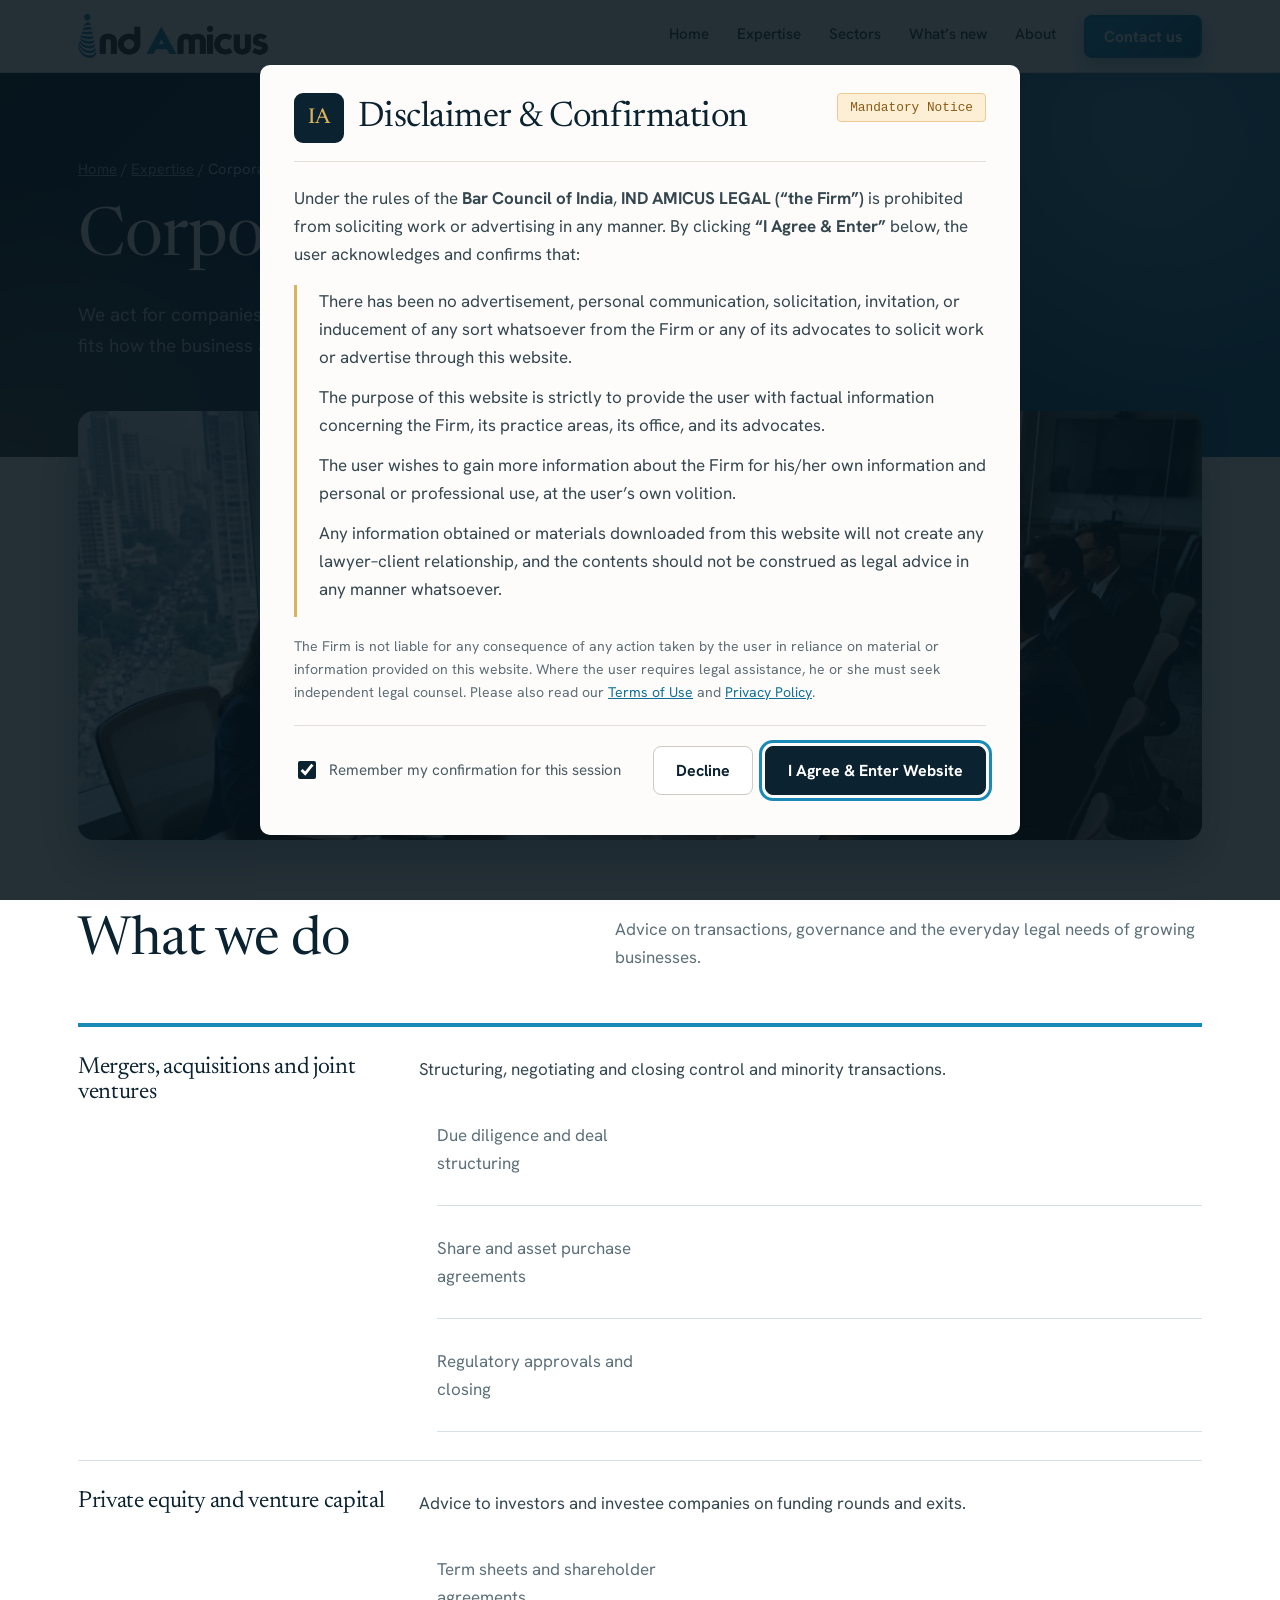
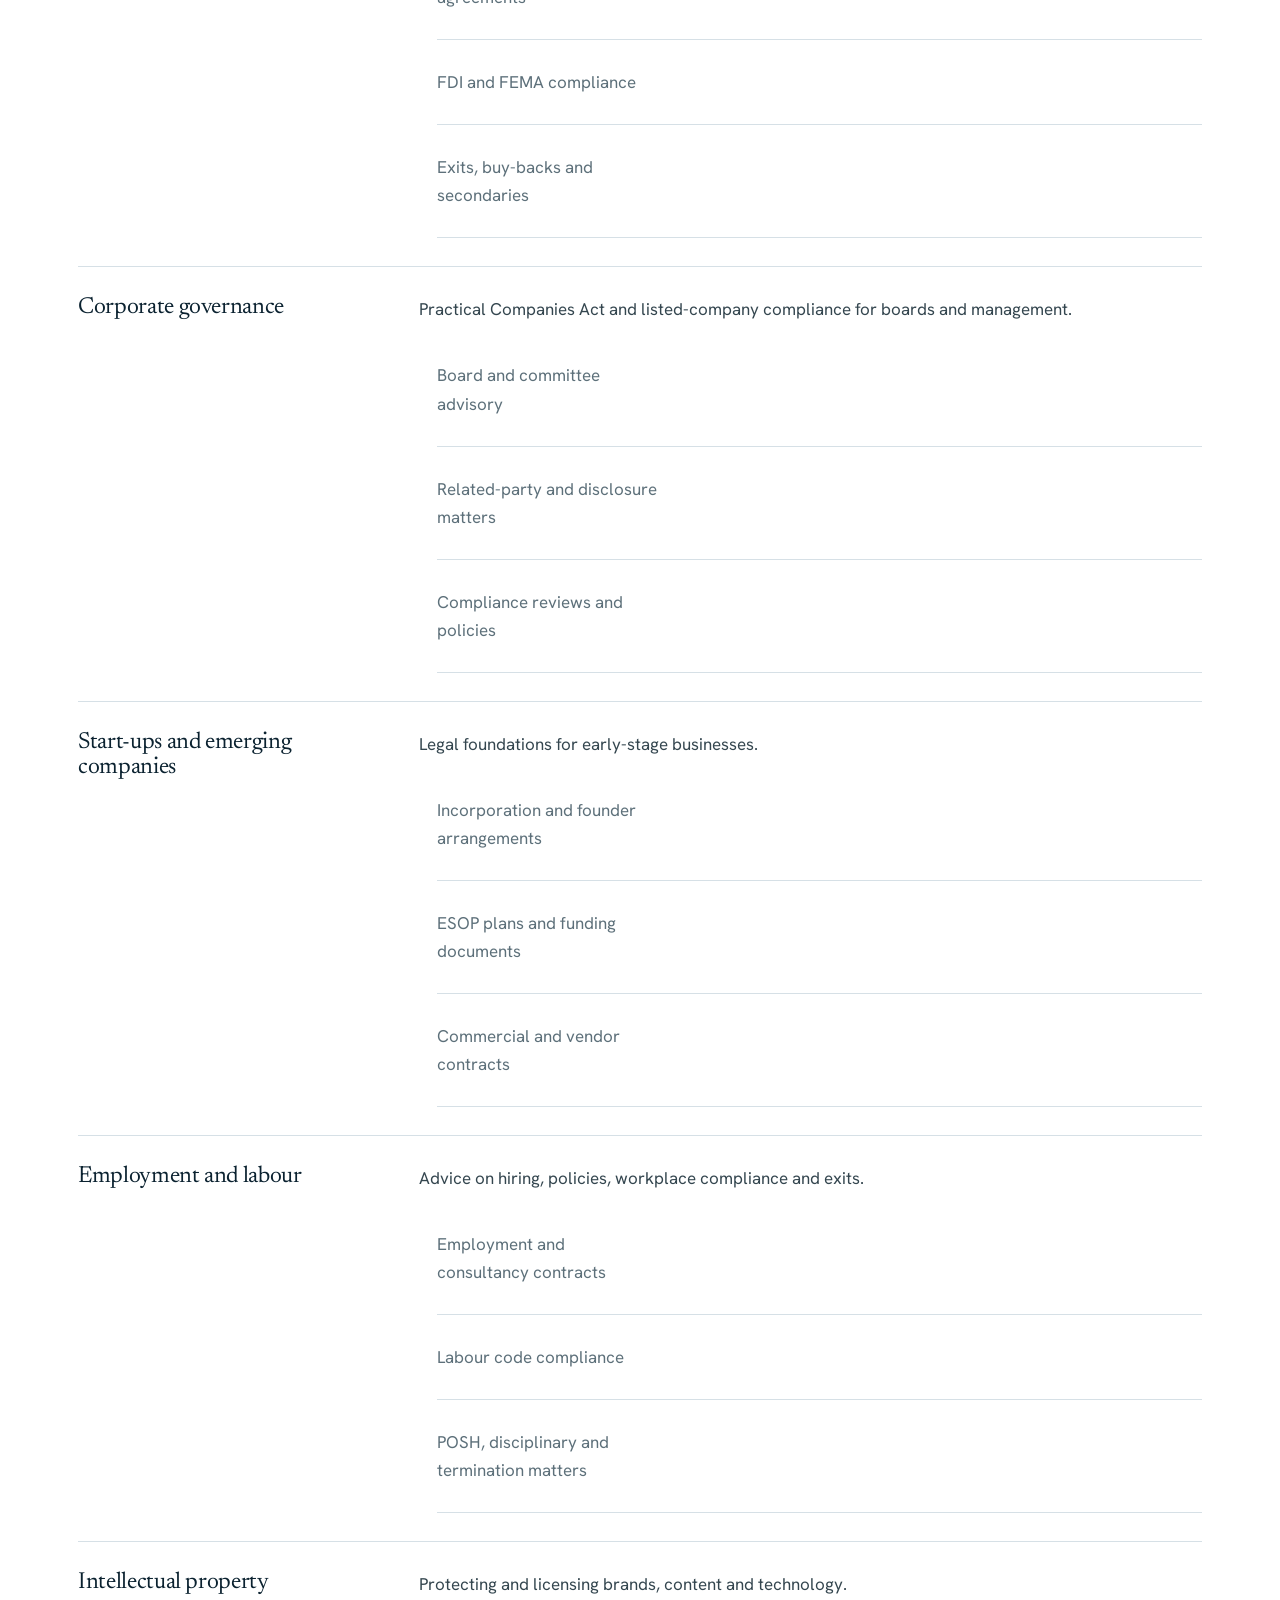
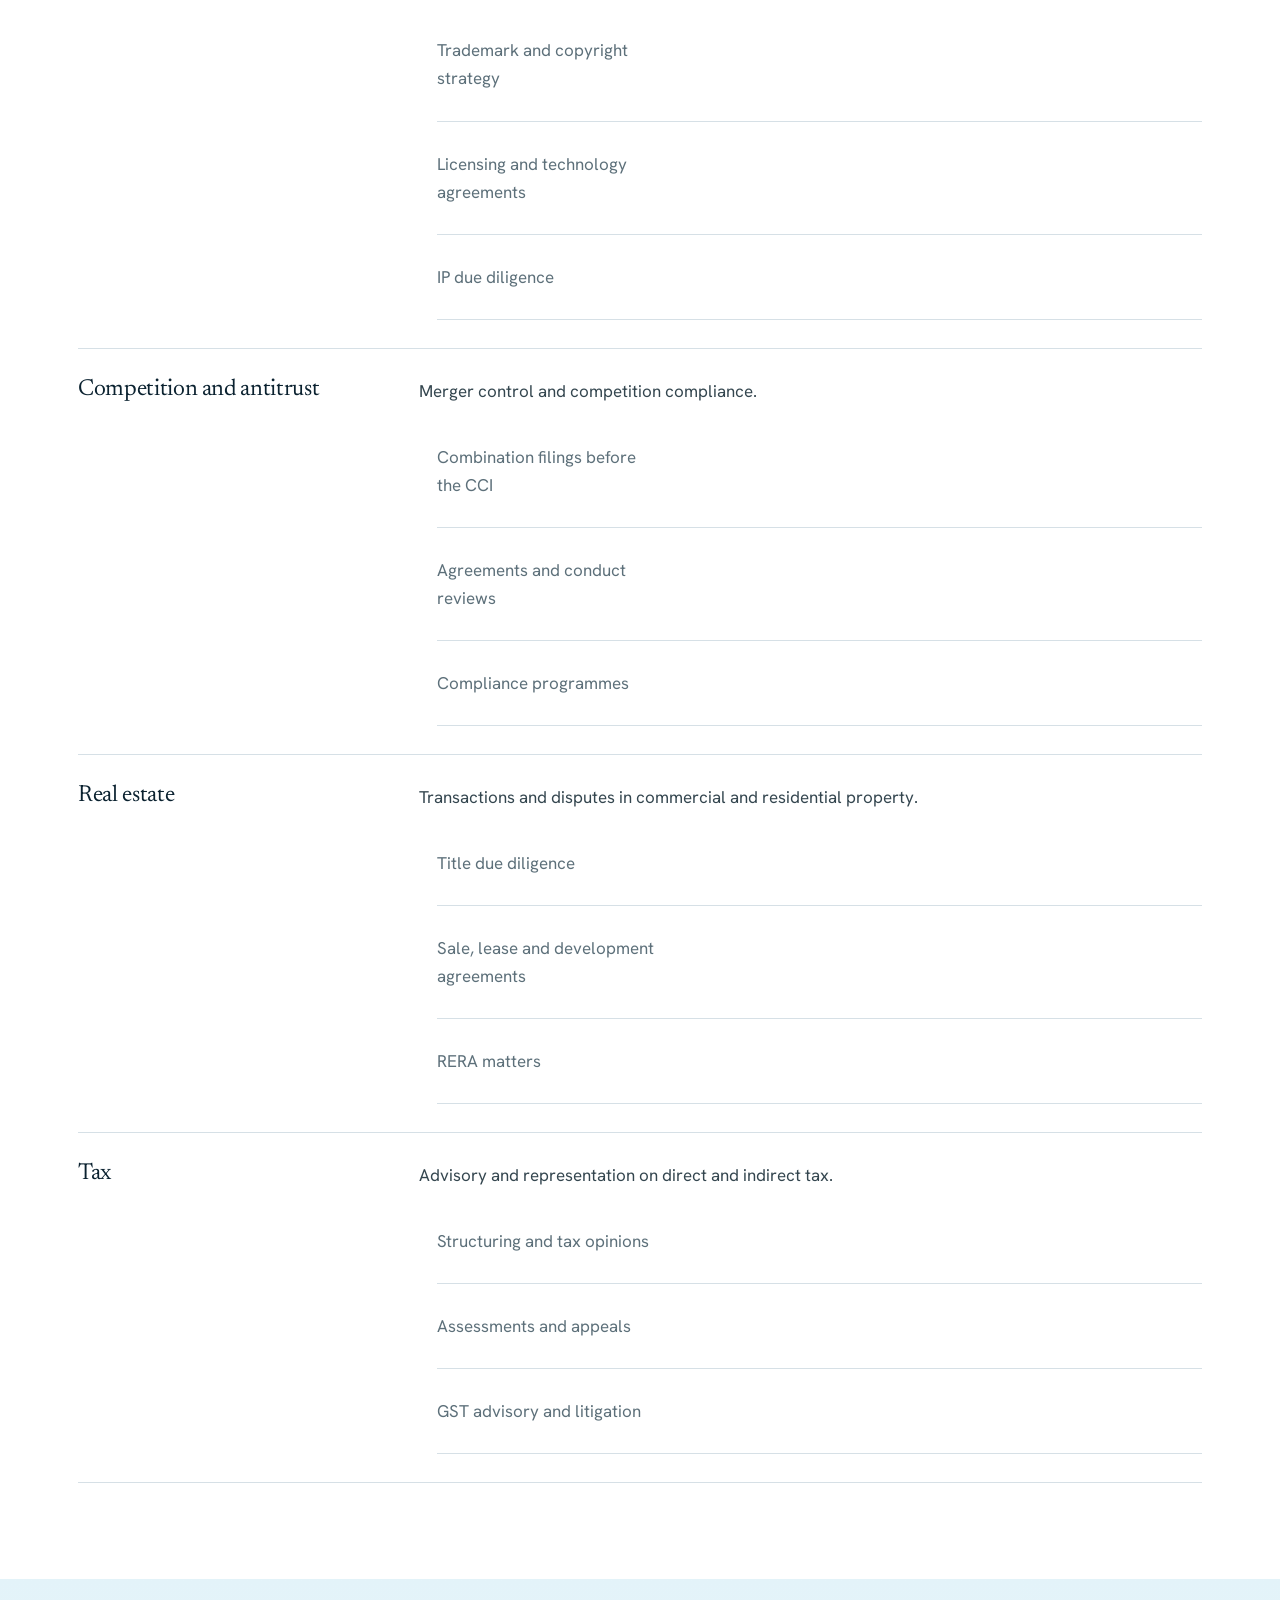
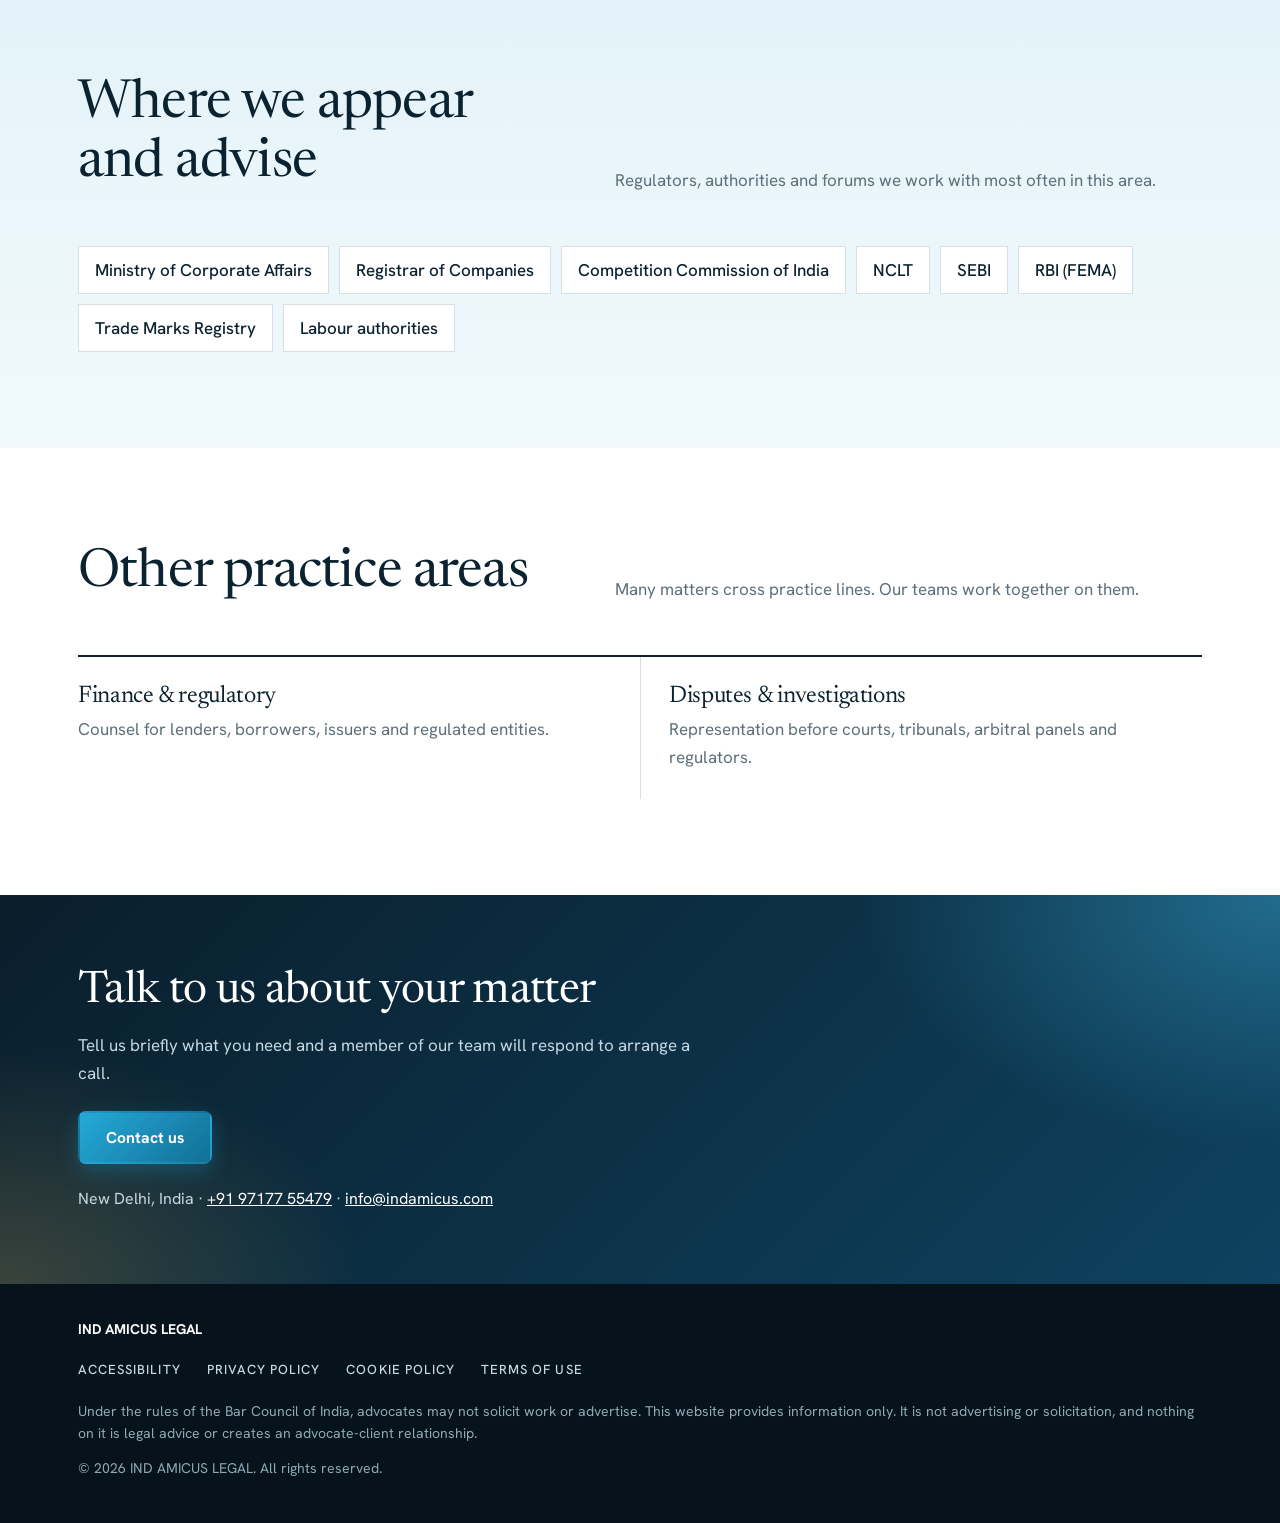
<file: corporate-commercial.html>
<!DOCTYPE html>
<html lang="en">
<head>
<meta charset="utf-8">
<meta name="viewport" content="width=device-width, initial-scale=1, viewport-fit=cover">
<title>Corporate &amp; commercial | IND AMICUS LEGAL</title>
<meta name="description" content="Advice on transactions, governance and the everyday legal needs of growing businesses.">
<link rel="preconnect" href="https://fonts.googleapis.com">
<link rel="preconnect" href="https://fonts.gstatic.com" crossorigin>
<link href="https://fonts.googleapis.com/css2?family=Hanken+Grotesk:wght@400;500;700&family=Newsreader:ital,opsz,wght@0,6..72,400;0,6..72,500;1,6..72,400&display=swap" rel="stylesheet">
<link rel="stylesheet" href="style.css">
</head>
<body>
<div class="gate" id="gate" role="dialog" aria-modal="true" aria-labelledby="gt" hidden>
 <div class="gcard">
  <div class="ghead"><span class="gbadge" aria-hidden="true">IA</span><h2 id="gt">Disclaimer &amp; Confirmation</h2><span class="gtag">Mandatory Notice</span></div>
  <p class="gintro">Under the rules of the <b>Bar Council of India</b>, <b>IND AMICUS LEGAL (“the Firm”)</b> is prohibited from soliciting work or advertising in any manner. By clicking <b>“I Agree &amp; Enter”</b> below, the user acknowledges and confirms that:</p>
  <blockquote>
   <p>There has been no advertisement, personal communication, solicitation, invitation, or inducement of any sort whatsoever from the Firm or any of its advocates to solicit work or advertise through this website.</p>
   <p>The purpose of this website is strictly to provide the user with factual information concerning the Firm, its practice areas, its office, and its advocates.</p>
   <p>The user wishes to gain more information about the Firm for his/her own information and personal or professional use, at the user’s own volition.</p>
   <p>Any information obtained or materials downloaded from this website will not create any lawyer–client relationship, and the contents should not be construed as legal advice in any manner whatsoever.</p>
  </blockquote>
  <p class="gsmall">The Firm is not liable for any consequence of any action taken by the user in reliance on material or information provided on this website. Where the user requires legal assistance, he or she must seek independent legal counsel. Please also read our <a href="terms-of-use.html">Terms of Use</a> and <a href="privacy-policy.html">Privacy Policy</a>.</p>
  <div class="gfoot"><label class="rem"><input type="checkbox" id="rem" checked> Remember my confirmation for this session</label><button class="gbtn o" id="nob" type="button">Decline</button><button class="gbtn" id="yes" type="button">I Agree &amp; Enter Website</button></div>
  <span id="no" role="status"></span>
 </div>
</div>

<header>
 <div class="wrap bar">
  <a class="logo" href="index.html" aria-label="IND AMICUS LEGAL home"><img src="logo.png" alt="IND AMICUS LEGAL"></a>
  <nav aria-label="Main">
   <a href="index.html">Home</a><a href="expertise.html">Expertise</a><a href="sectors.html">Sectors</a><a href="whats-new.html">What’s new</a><a href="about.html">About</a>
   <a class="btn" href="index.html#contact" style="padding:9px 18px;color:#fff;border-color:#198AB5">Contact us</a>
  </nav>
 </div>
</header>
<main id="top">
<div class="phero"><div class="wrap">
 <div class="crumb"><a href="index.html">Home</a> / <a href="expertise.html">Expertise</a> / Corporate &amp; commercial</div>
 <h1>Corporate &amp; commercial</h1>
 <p>We act for companies, founders and investors from incorporation to exit, with advice that fits how the business actually runs.</p>
</div></div>
<div class="wrap banner"><figure class="photo ph-skyline"><img src="images/corporate-commercial.jpg" alt="Business professionals in a boardroom meeting" loading="lazy" onerror="this.remove()"></figure></div>
<section><div class="wrap">
 <div class="top"><h2>What we do</h2><p>Advice on transactions, governance and the everyday legal needs of growing businesses.</p></div>
 <ul class="svc"><li><h3>Mergers, acquisitions and joint ventures</h3><div><p>Structuring, negotiating and closing control and minority transactions.</p><ul><li>Due diligence and deal structuring</li><li>Share and asset purchase agreements</li><li>Regulatory approvals and closing</li></ul></div></li><li><h3>Private equity and venture capital</h3><div><p>Advice to investors and investee companies on funding rounds and exits.</p><ul><li>Term sheets and shareholder agreements</li><li>FDI and FEMA compliance</li><li>Exits, buy-backs and secondaries</li></ul></div></li><li><h3>Corporate governance</h3><div><p>Practical Companies Act and listed-company compliance for boards and management.</p><ul><li>Board and committee advisory</li><li>Related-party and disclosure matters</li><li>Compliance reviews and policies</li></ul></div></li><li><h3>Start-ups and emerging companies</h3><div><p>Legal foundations for early-stage businesses.</p><ul><li>Incorporation and founder arrangements</li><li>ESOP plans and funding documents</li><li>Commercial and vendor contracts</li></ul></div></li><li><h3>Employment and labour</h3><div><p>Advice on hiring, policies, workplace compliance and exits.</p><ul><li>Employment and consultancy contracts</li><li>Labour code compliance</li><li>POSH, disciplinary and termination matters</li></ul></div></li><li><h3>Intellectual property</h3><div><p>Protecting and licensing brands, content and technology.</p><ul><li>Trademark and copyright strategy</li><li>Licensing and technology agreements</li><li>IP due diligence</li></ul></div></li><li><h3>Competition and antitrust</h3><div><p>Merger control and competition compliance.</p><ul><li>Combination filings before the CCI</li><li>Agreements and conduct reviews</li><li>Compliance programmes</li></ul></div></li><li><h3>Real estate</h3><div><p>Transactions and disputes in commercial and residential property.</p><ul><li>Title due diligence</li><li>Sale, lease and development agreements</li><li>RERA matters</li></ul></div></li><li><h3>Tax</h3><div><p>Advisory and representation on direct and indirect tax.</p><ul><li>Structuring and tax opinions</li><li>Assessments and appeals</li><li>GST advisory and litigation</li></ul></div></li></ul>
</div></section>
<section class="soft"><div class="wrap">
 <div class="top"><h2>Where we appear and advise</h2><p>Regulators, authorities and forums we work with most often in this area.</p></div>
 <ul class="forums"><li>Ministry of Corporate Affairs</li><li>Registrar of Companies</li><li>Competition Commission of India</li><li>NCLT</li><li>SEBI</li><li>RBI (FEMA)</li><li>Trade Marks Registry</li><li>Labour authorities</li></ul>
</div></section>
<section><div class="wrap">
 <div class="top"><h2>Other practice areas</h2><p>Many matters cross practice lines. Our teams work together on them.</p></div>
 <div class="others"><a href="finance-regulatory.html"><h3>Finance & regulatory</h3><p>Counsel for lenders, borrowers, issuers and regulated entities.</p></a><a href="disputes-investigations.html"><h3>Disputes & investigations</h3><p>Representation before courts, tribunals, arbitral panels and regulators.</p></a></div>
</div></section>
<div class="band"><div class="wrap">
 <h2>Talk to us about your matter</h2>
 <p>Tell us briefly what you need and a member of our team will respond to arrange a call.</p>
 <a class="btn" href="index.html#contact">Contact us</a>
 <div class="info">New Delhi, India · <a href="tel:+919717755479">+91 97177 55479</a> · <a href="mailto:info@indamicus.com">info@indamicus.com</a></div>
</div></div>
</main>
<footer>
 <div class="wrap">
  <b>IND AMICUS LEGAL</b>
  <nav class="flinks" aria-label="Legal"><a href="accessibility.html">Accessibility</a><a href="privacy-policy.html">Privacy Policy</a><a href="cookie-policy.html">Cookie Policy</a><a href="terms-of-use.html">Terms of Use</a></nav>
  <div>Under the rules of the Bar Council of India, advocates may not solicit work or advertise. This website provides information only. It is not advertising or solicitation, and nothing on it is legal advice or creates an advocate-client relationship.</div>
  <div>&copy; 2026 IND AMICUS LEGAL. All rights reserved.</div>
 </div>
</footer>
<script>
(function(){var g=document.getElementById('gate'),ok=false;
try{ok=sessionStorage.getItem('ial-ok')==='1'}catch(e){}
if(!ok){g.hidden=false;document.getElementById('yes').focus()}
document.getElementById('yes').onclick=function(){g.hidden=true;try{if(document.getElementById('rem').checked)sessionStorage.setItem('ial-ok','1')}catch(e){}};
document.getElementById('nob').onclick=function(){document.getElementById('no').textContent='You need to agree to view this website.'};})();
</script>
</body>
</html>
</file>
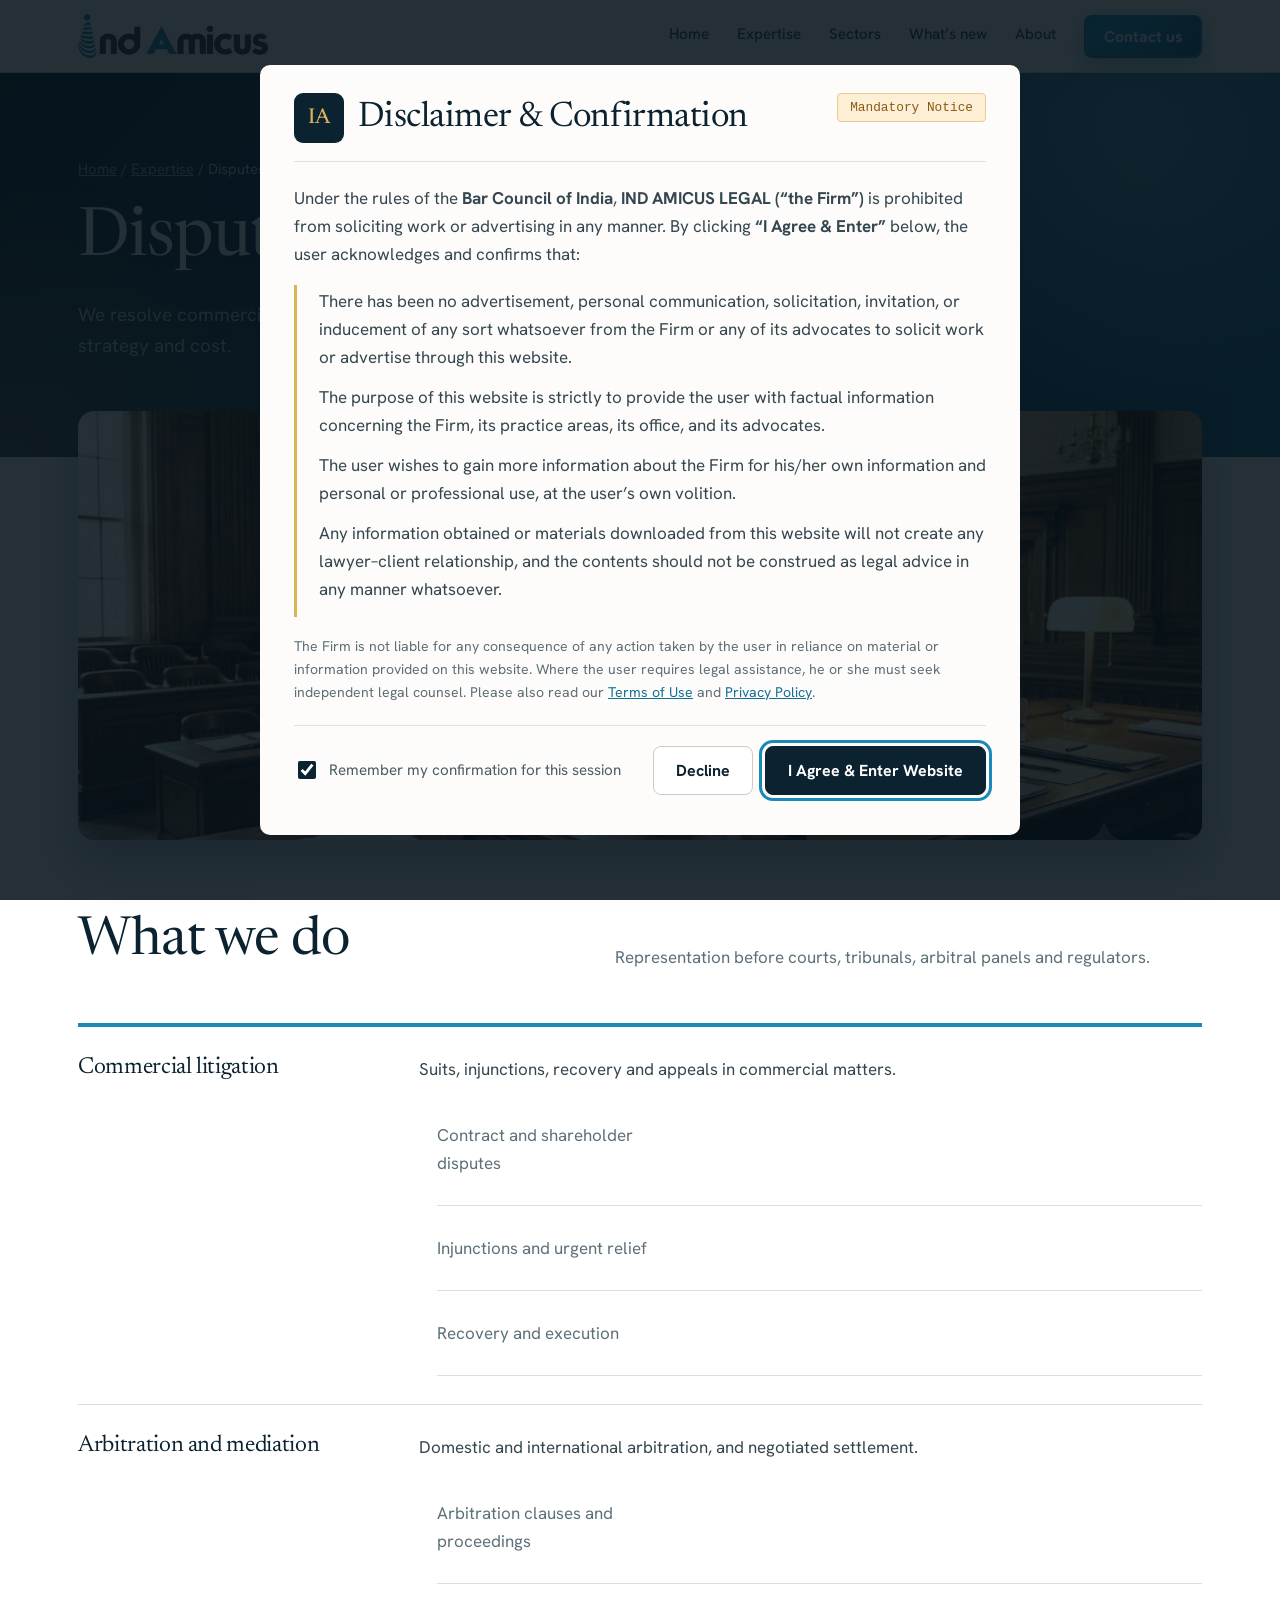
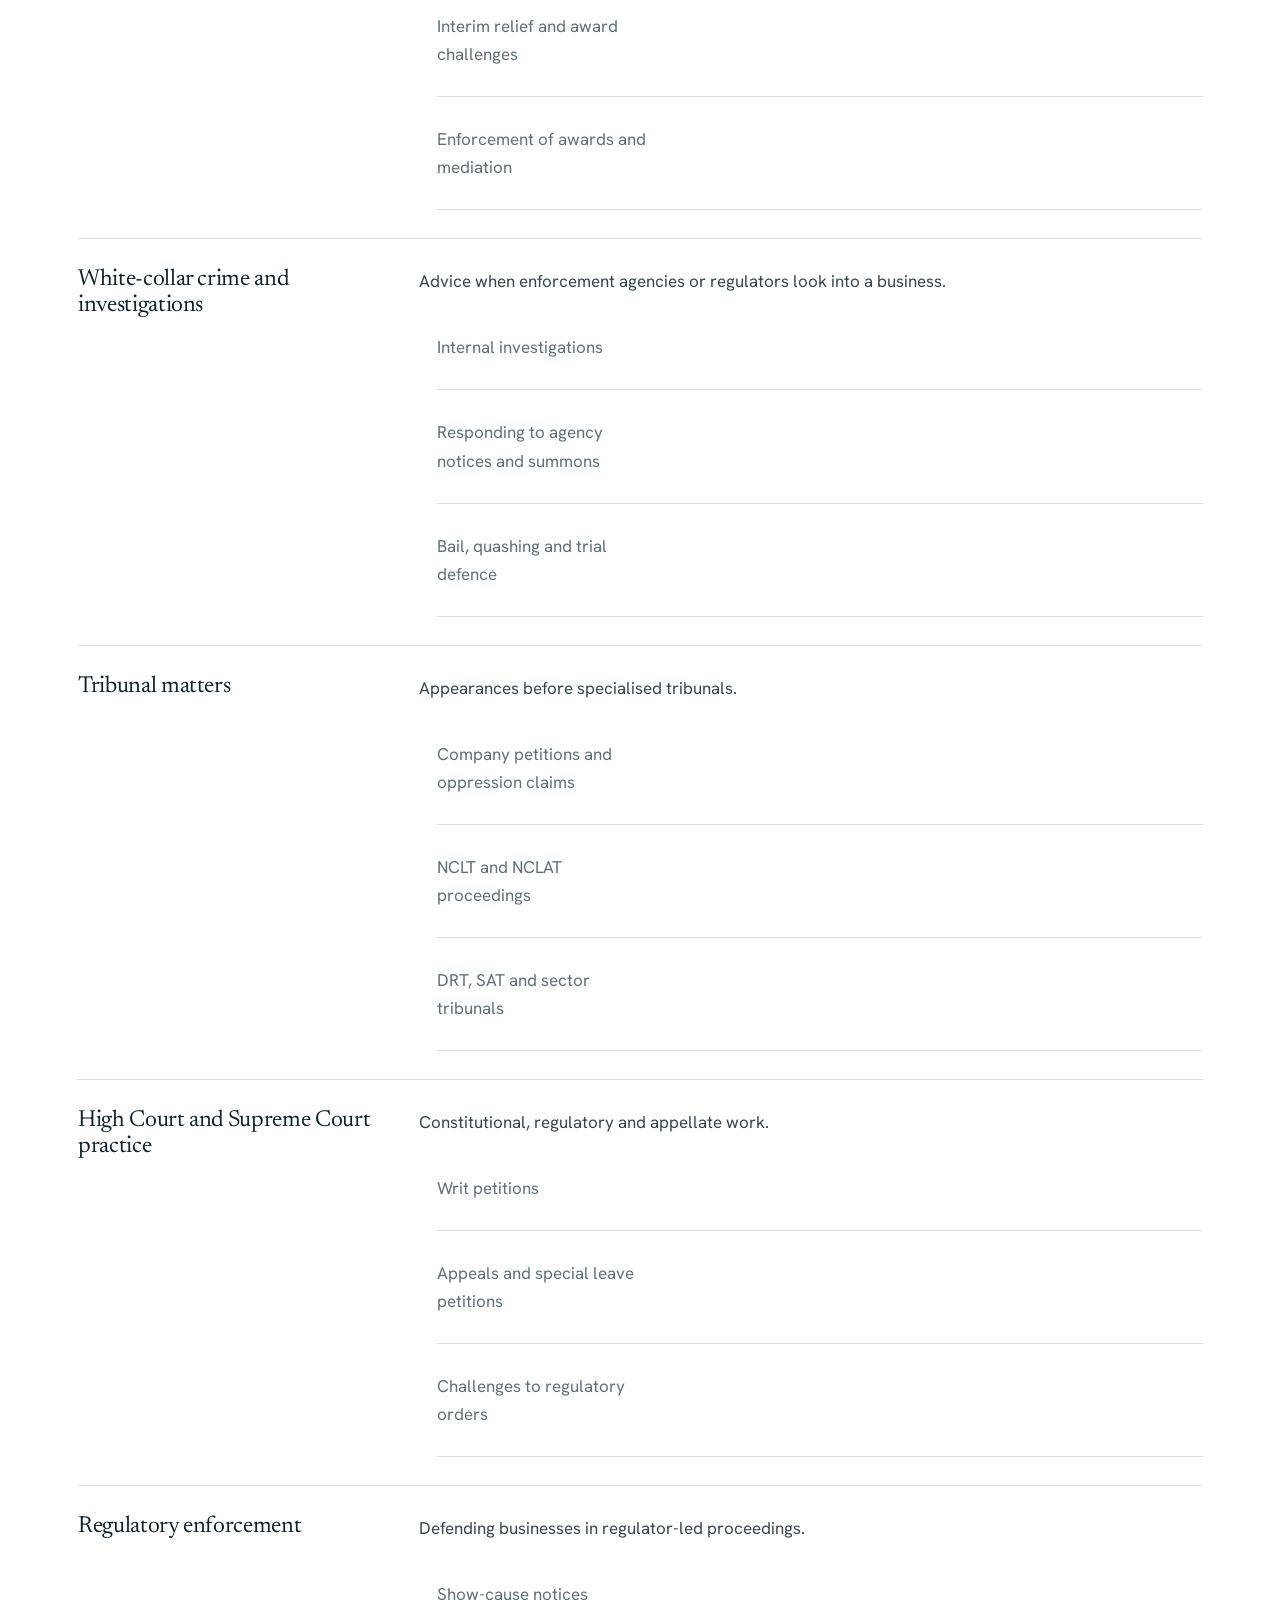
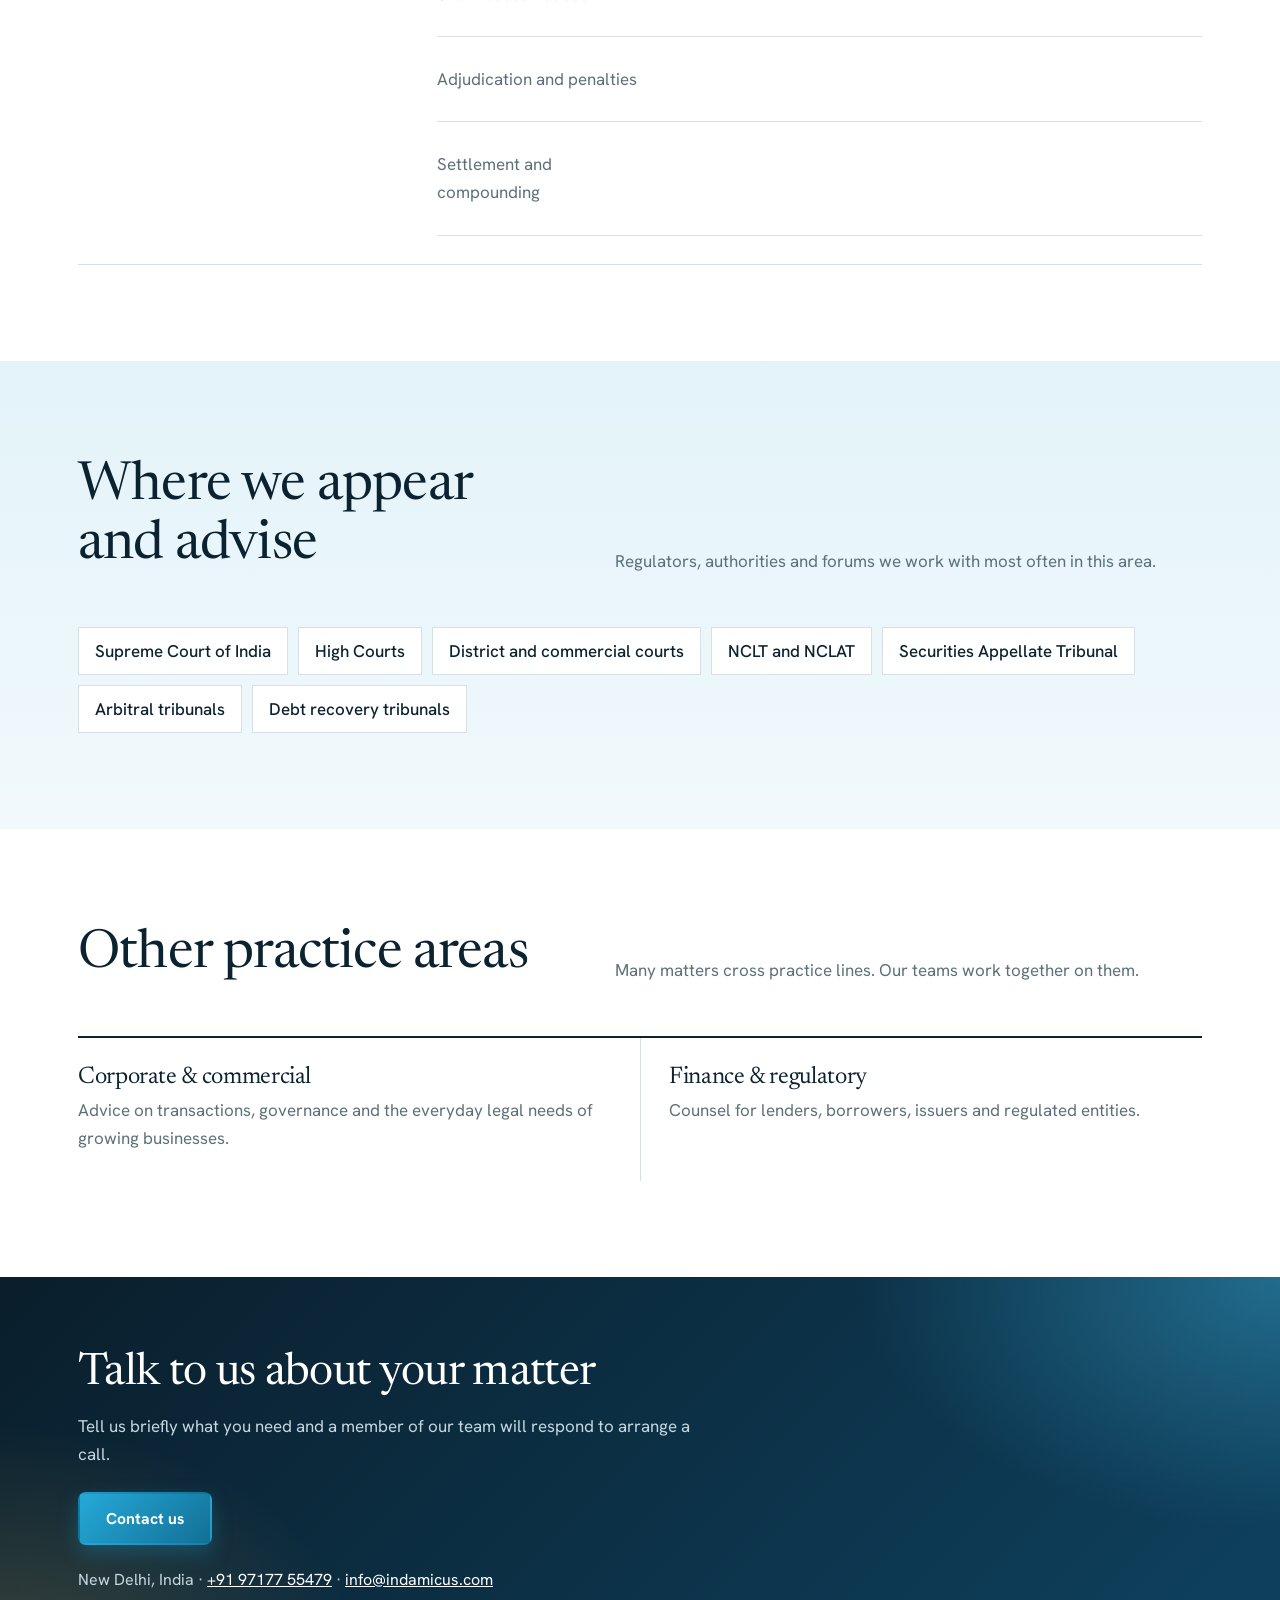
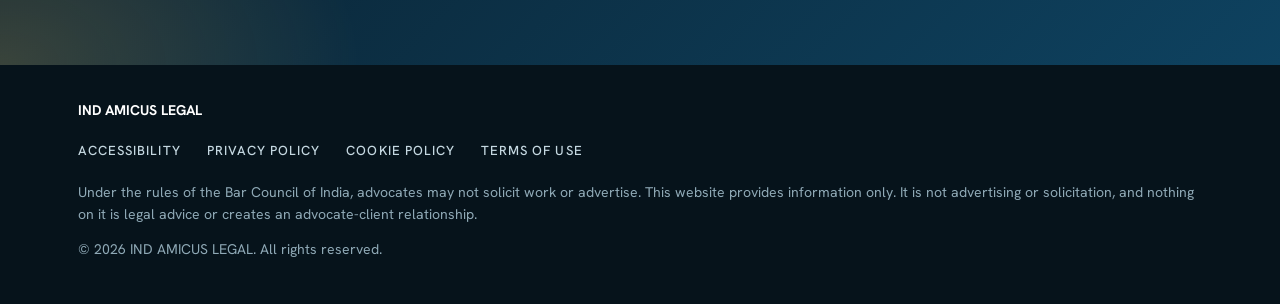
<file: disputes-investigations.html>
<!DOCTYPE html>
<html lang="en">
<head>
<meta charset="utf-8">
<meta name="viewport" content="width=device-width, initial-scale=1, viewport-fit=cover">
<title>Disputes &amp; investigations | IND AMICUS LEGAL</title>
<meta name="description" content="Representation before courts, tribunals, arbitral panels and regulators.">
<link rel="preconnect" href="https://fonts.googleapis.com">
<link rel="preconnect" href="https://fonts.gstatic.com" crossorigin>
<link href="https://fonts.googleapis.com/css2?family=Hanken+Grotesk:wght@400;500;700&family=Newsreader:ital,opsz,wght@0,6..72,400;0,6..72,500;1,6..72,400&display=swap" rel="stylesheet">
<link rel="stylesheet" href="style.css">
</head>
<body>
<div class="gate" id="gate" role="dialog" aria-modal="true" aria-labelledby="gt" hidden>
 <div class="gcard">
  <div class="ghead"><span class="gbadge" aria-hidden="true">IA</span><h2 id="gt">Disclaimer &amp; Confirmation</h2><span class="gtag">Mandatory Notice</span></div>
  <p class="gintro">Under the rules of the <b>Bar Council of India</b>, <b>IND AMICUS LEGAL (“the Firm”)</b> is prohibited from soliciting work or advertising in any manner. By clicking <b>“I Agree &amp; Enter”</b> below, the user acknowledges and confirms that:</p>
  <blockquote>
   <p>There has been no advertisement, personal communication, solicitation, invitation, or inducement of any sort whatsoever from the Firm or any of its advocates to solicit work or advertise through this website.</p>
   <p>The purpose of this website is strictly to provide the user with factual information concerning the Firm, its practice areas, its office, and its advocates.</p>
   <p>The user wishes to gain more information about the Firm for his/her own information and personal or professional use, at the user’s own volition.</p>
   <p>Any information obtained or materials downloaded from this website will not create any lawyer–client relationship, and the contents should not be construed as legal advice in any manner whatsoever.</p>
  </blockquote>
  <p class="gsmall">The Firm is not liable for any consequence of any action taken by the user in reliance on material or information provided on this website. Where the user requires legal assistance, he or she must seek independent legal counsel. Please also read our <a href="terms-of-use.html">Terms of Use</a> and <a href="privacy-policy.html">Privacy Policy</a>.</p>
  <div class="gfoot"><label class="rem"><input type="checkbox" id="rem" checked> Remember my confirmation for this session</label><button class="gbtn o" id="nob" type="button">Decline</button><button class="gbtn" id="yes" type="button">I Agree &amp; Enter Website</button></div>
  <span id="no" role="status"></span>
 </div>
</div>

<header>
 <div class="wrap bar">
  <a class="logo" href="index.html" aria-label="IND AMICUS LEGAL home"><img src="logo.png" alt="IND AMICUS LEGAL"></a>
  <nav aria-label="Main">
   <a href="index.html">Home</a><a href="expertise.html">Expertise</a><a href="sectors.html">Sectors</a><a href="whats-new.html">What’s new</a><a href="about.html">About</a>
   <a class="btn" href="index.html#contact" style="padding:9px 18px;color:#fff;border-color:#198AB5">Contact us</a>
  </nav>
 </div>
</header>
<main id="top">
<div class="phero"><div class="wrap">
 <div class="crumb"><a href="index.html">Home</a> / <a href="expertise.html">Expertise</a> / Disputes &amp; investigations</div>
 <h1>Disputes &amp; investigations</h1>
 <p>We resolve commercial disputes and handle investigations, with early advice on risk, strategy and cost.</p>
</div></div>
<div class="wrap banner"><figure class="photo ph-scales"><img src="images/disputes-investigations.jpg" alt="Courtroom with gavel and scales of justice" loading="lazy" onerror="this.remove()"></figure></div>
<section><div class="wrap">
 <div class="top"><h2>What we do</h2><p>Representation before courts, tribunals, arbitral panels and regulators.</p></div>
 <ul class="svc"><li><h3>Commercial litigation</h3><div><p>Suits, injunctions, recovery and appeals in commercial matters.</p><ul><li>Contract and shareholder disputes</li><li>Injunctions and urgent relief</li><li>Recovery and execution</li></ul></div></li><li><h3>Arbitration and mediation</h3><div><p>Domestic and international arbitration, and negotiated settlement.</p><ul><li>Arbitration clauses and proceedings</li><li>Interim relief and award challenges</li><li>Enforcement of awards and mediation</li></ul></div></li><li><h3>White-collar crime and investigations</h3><div><p>Advice when enforcement agencies or regulators look into a business.</p><ul><li>Internal investigations</li><li>Responding to agency notices and summons</li><li>Bail, quashing and trial defence</li></ul></div></li><li><h3>Tribunal matters</h3><div><p>Appearances before specialised tribunals.</p><ul><li>Company petitions and oppression claims</li><li>NCLT and NCLAT proceedings</li><li>DRT, SAT and sector tribunals</li></ul></div></li><li><h3>High Court and Supreme Court practice</h3><div><p>Constitutional, regulatory and appellate work.</p><ul><li>Writ petitions</li><li>Appeals and special leave petitions</li><li>Challenges to regulatory orders</li></ul></div></li><li><h3>Regulatory enforcement</h3><div><p>Defending businesses in regulator-led proceedings.</p><ul><li>Show-cause notices</li><li>Adjudication and penalties</li><li>Settlement and compounding</li></ul></div></li></ul>
</div></section>
<section class="soft"><div class="wrap">
 <div class="top"><h2>Where we appear and advise</h2><p>Regulators, authorities and forums we work with most often in this area.</p></div>
 <ul class="forums"><li>Supreme Court of India</li><li>High Courts</li><li>District and commercial courts</li><li>NCLT and NCLAT</li><li>Securities Appellate Tribunal</li><li>Arbitral tribunals</li><li>Debt recovery tribunals</li></ul>
</div></section>
<section><div class="wrap">
 <div class="top"><h2>Other practice areas</h2><p>Many matters cross practice lines. Our teams work together on them.</p></div>
 <div class="others"><a href="corporate-commercial.html"><h3>Corporate & commercial</h3><p>Advice on transactions, governance and the everyday legal needs of growing businesses.</p></a><a href="finance-regulatory.html"><h3>Finance & regulatory</h3><p>Counsel for lenders, borrowers, issuers and regulated entities.</p></a></div>
</div></section>
<div class="band"><div class="wrap">
 <h2>Talk to us about your matter</h2>
 <p>Tell us briefly what you need and a member of our team will respond to arrange a call.</p>
 <a class="btn" href="index.html#contact">Contact us</a>
 <div class="info">New Delhi, India · <a href="tel:+919717755479">+91 97177 55479</a> · <a href="mailto:info@indamicus.com">info@indamicus.com</a></div>
</div></div>
</main>
<footer>
 <div class="wrap">
  <b>IND AMICUS LEGAL</b>
  <nav class="flinks" aria-label="Legal"><a href="accessibility.html">Accessibility</a><a href="privacy-policy.html">Privacy Policy</a><a href="cookie-policy.html">Cookie Policy</a><a href="terms-of-use.html">Terms of Use</a></nav>
  <div>Under the rules of the Bar Council of India, advocates may not solicit work or advertise. This website provides information only. It is not advertising or solicitation, and nothing on it is legal advice or creates an advocate-client relationship.</div>
  <div>&copy; 2026 IND AMICUS LEGAL. All rights reserved.</div>
 </div>
</footer>
<script>
(function(){var g=document.getElementById('gate'),ok=false;
try{ok=sessionStorage.getItem('ial-ok')==='1'}catch(e){}
if(!ok){g.hidden=false;document.getElementById('yes').focus()}
document.getElementById('yes').onclick=function(){g.hidden=true;try{if(document.getElementById('rem').checked)sessionStorage.setItem('ial-ok','1')}catch(e){}};
document.getElementById('nob').onclick=function(){document.getElementById('no').textContent='You need to agree to view this website.'};})();
</script>
</body>
</html>
</file>
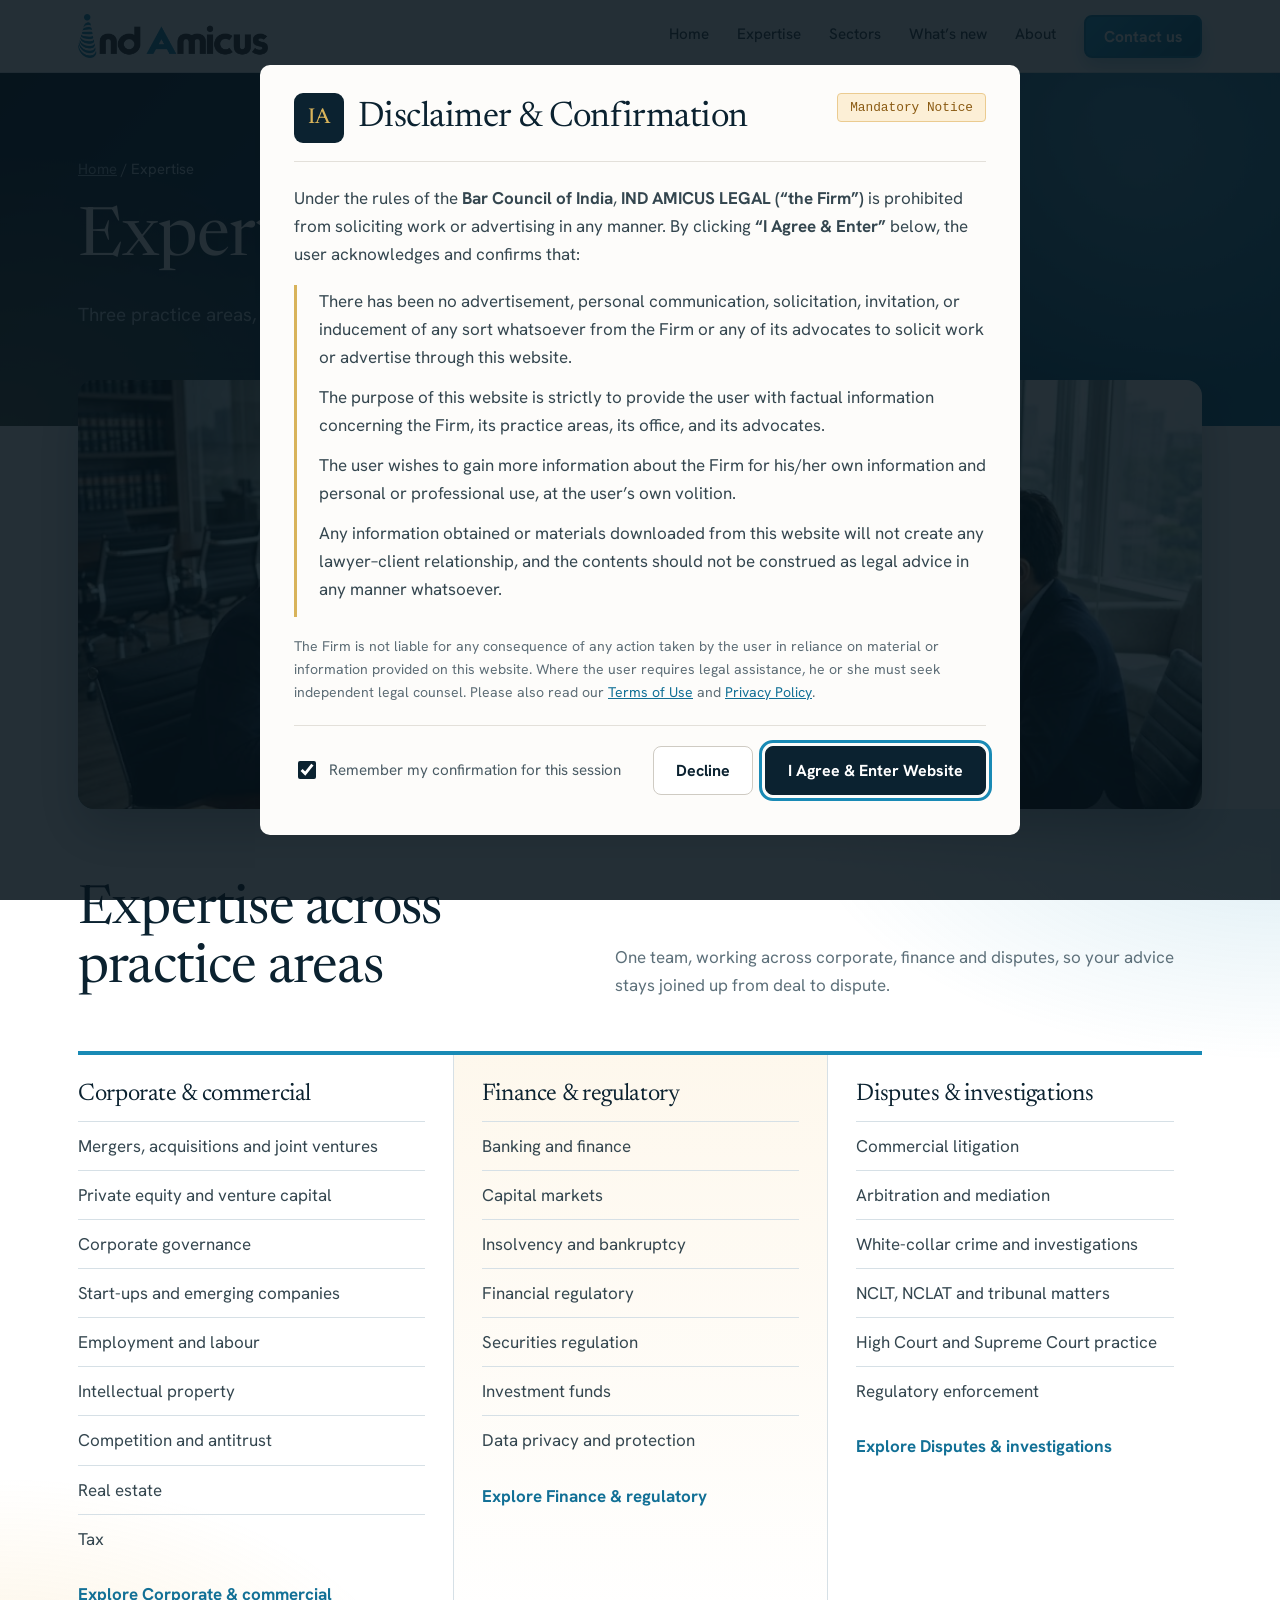
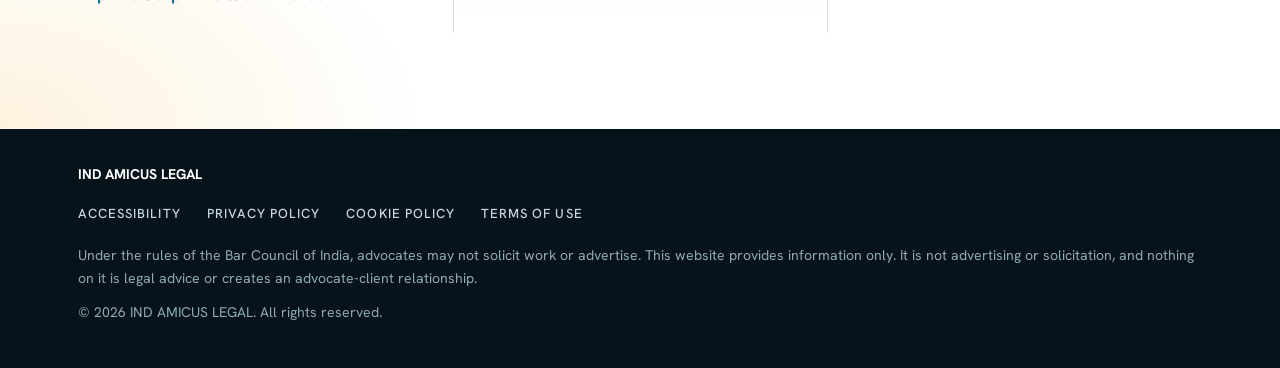
<file: expertise.html>
<!DOCTYPE html>
<html lang="en">
<head>
<meta charset="utf-8">
<meta name="viewport" content="width=device-width, initial-scale=1, viewport-fit=cover">
<title>Expertise | IND AMICUS LEGAL</title>
<meta name="description" content="Three practice areas, one joined-up team for transactions, regulation and disputes.">
<link rel="preconnect" href="https://fonts.googleapis.com">
<link rel="preconnect" href="https://fonts.gstatic.com" crossorigin>
<link href="https://fonts.googleapis.com/css2?family=Hanken+Grotesk:wght@400;500;700&family=Newsreader:ital,opsz,wght@0,6..72,400;0,6..72,500;1,6..72,400&display=swap" rel="stylesheet">
<link rel="stylesheet" href="style.css">
</head>
<body>
<div class="gate" id="gate" role="dialog" aria-modal="true" aria-labelledby="gt" hidden>
 <div class="gcard">
  <div class="ghead"><span class="gbadge" aria-hidden="true">IA</span><h2 id="gt">Disclaimer &amp; Confirmation</h2><span class="gtag">Mandatory Notice</span></div>
  <p class="gintro">Under the rules of the <b>Bar Council of India</b>, <b>IND AMICUS LEGAL (“the Firm”)</b> is prohibited from soliciting work or advertising in any manner. By clicking <b>“I Agree &amp; Enter”</b> below, the user acknowledges and confirms that:</p>
  <blockquote>
   <p>There has been no advertisement, personal communication, solicitation, invitation, or inducement of any sort whatsoever from the Firm or any of its advocates to solicit work or advertise through this website.</p>
   <p>The purpose of this website is strictly to provide the user with factual information concerning the Firm, its practice areas, its office, and its advocates.</p>
   <p>The user wishes to gain more information about the Firm for his/her own information and personal or professional use, at the user’s own volition.</p>
   <p>Any information obtained or materials downloaded from this website will not create any lawyer–client relationship, and the contents should not be construed as legal advice in any manner whatsoever.</p>
  </blockquote>
  <p class="gsmall">The Firm is not liable for any consequence of any action taken by the user in reliance on material or information provided on this website. Where the user requires legal assistance, he or she must seek independent legal counsel. Please also read our <a href="terms-of-use.html">Terms of Use</a> and <a href="privacy-policy.html">Privacy Policy</a>.</p>
  <div class="gfoot"><label class="rem"><input type="checkbox" id="rem" checked> Remember my confirmation for this session</label><button class="gbtn o" id="nob" type="button">Decline</button><button class="gbtn" id="yes" type="button">I Agree &amp; Enter Website</button></div>
  <span id="no" role="status"></span>
 </div>
</div>

<header>
 <div class="wrap bar">
  <a class="logo" href="index.html" aria-label="IND AMICUS LEGAL home"><img src="logo.png" alt="IND AMICUS LEGAL"></a>
  <nav aria-label="Main">
   <a href="index.html">Home</a><a href="expertise.html">Expertise</a><a href="sectors.html">Sectors</a><a href="whats-new.html">What’s new</a><a href="about.html">About</a>
   <a class="btn" href="index.html#contact" style="padding:9px 18px;color:#fff;border-color:#198AB5">Contact us</a>
  </nav>
 </div>
</header>
<main id="top">
<div class="phero"><div class="wrap">
 <div class="crumb"><a href="index.html">Home</a> / Expertise</div>
 <h1>Expertise</h1>
 <p>Three practice areas, one joined-up team for transactions, regulation and disputes.</p>
</div></div>
<div class="wrap banner"><figure class="photo ph-scales"><img src="images/expertise.jpg" alt="Lawyers discussing a legal matter at a conference table" loading="lazy" onerror="this.remove()"></figure></div>
<section id="expertise">
 <div class="wrap">
  <div class="top"><h2>Expertise across practice areas</h2><p>One team, working across corporate, finance and disputes, so your advice stays joined up from deal to dispute.</p></div>
  <div class="cols">
   <div><h3><a href="corporate-commercial.html">Corporate &amp; commercial</a></h3><ul><li>Mergers, acquisitions and joint ventures</li><li>Private equity and venture capital</li><li>Corporate governance</li><li>Start-ups and emerging companies</li><li>Employment and labour</li><li>Intellectual property</li><li>Competition and antitrust</li><li>Real estate</li><li>Tax</li></ul><p><a class="more" href="corporate-commercial.html">Explore Corporate &amp; commercial</a></p></div>
   <div><h3><a href="finance-regulatory.html">Finance &amp; regulatory</a></h3><ul><li>Banking and finance</li><li>Capital markets</li><li>Insolvency and bankruptcy</li><li>Financial regulatory</li><li>Securities regulation</li><li>Investment funds</li><li>Data privacy and protection</li></ul><p><a class="more" href="finance-regulatory.html">Explore Finance &amp; regulatory</a></p></div>
   <div><h3><a href="disputes-investigations.html">Disputes &amp; investigations</a></h3><ul><li>Commercial litigation</li><li>Arbitration and mediation</li><li>White-collar crime and investigations</li><li>NCLT, NCLAT and tribunal matters</li><li>High Court and Supreme Court practice</li><li>Regulatory enforcement</li></ul><p><a class="more" href="disputes-investigations.html">Explore Disputes &amp; investigations</a></p></div>
  </div>
 </div>
</section>

</main>
<footer>
 <div class="wrap">
  <b>IND AMICUS LEGAL</b>
  <nav class="flinks" aria-label="Legal"><a href="accessibility.html">Accessibility</a><a href="privacy-policy.html">Privacy Policy</a><a href="cookie-policy.html">Cookie Policy</a><a href="terms-of-use.html">Terms of Use</a></nav>
  <div>Under the rules of the Bar Council of India, advocates may not solicit work or advertise. This website provides information only. It is not advertising or solicitation, and nothing on it is legal advice or creates an advocate-client relationship.</div>
  <div>&copy; 2026 IND AMICUS LEGAL. All rights reserved.</div>
 </div>
</footer>
<script>
(function(){var g=document.getElementById('gate'),ok=false;
try{ok=sessionStorage.getItem('ial-ok')==='1'}catch(e){}
if(!ok){g.hidden=false;document.getElementById('yes').focus()}
document.getElementById('yes').onclick=function(){g.hidden=true;try{if(document.getElementById('rem').checked)sessionStorage.setItem('ial-ok','1')}catch(e){}};
document.getElementById('nob').onclick=function(){document.getElementById('no').textContent='You need to agree to view this website.'};})();
</script>

</body>
</html>
</file>
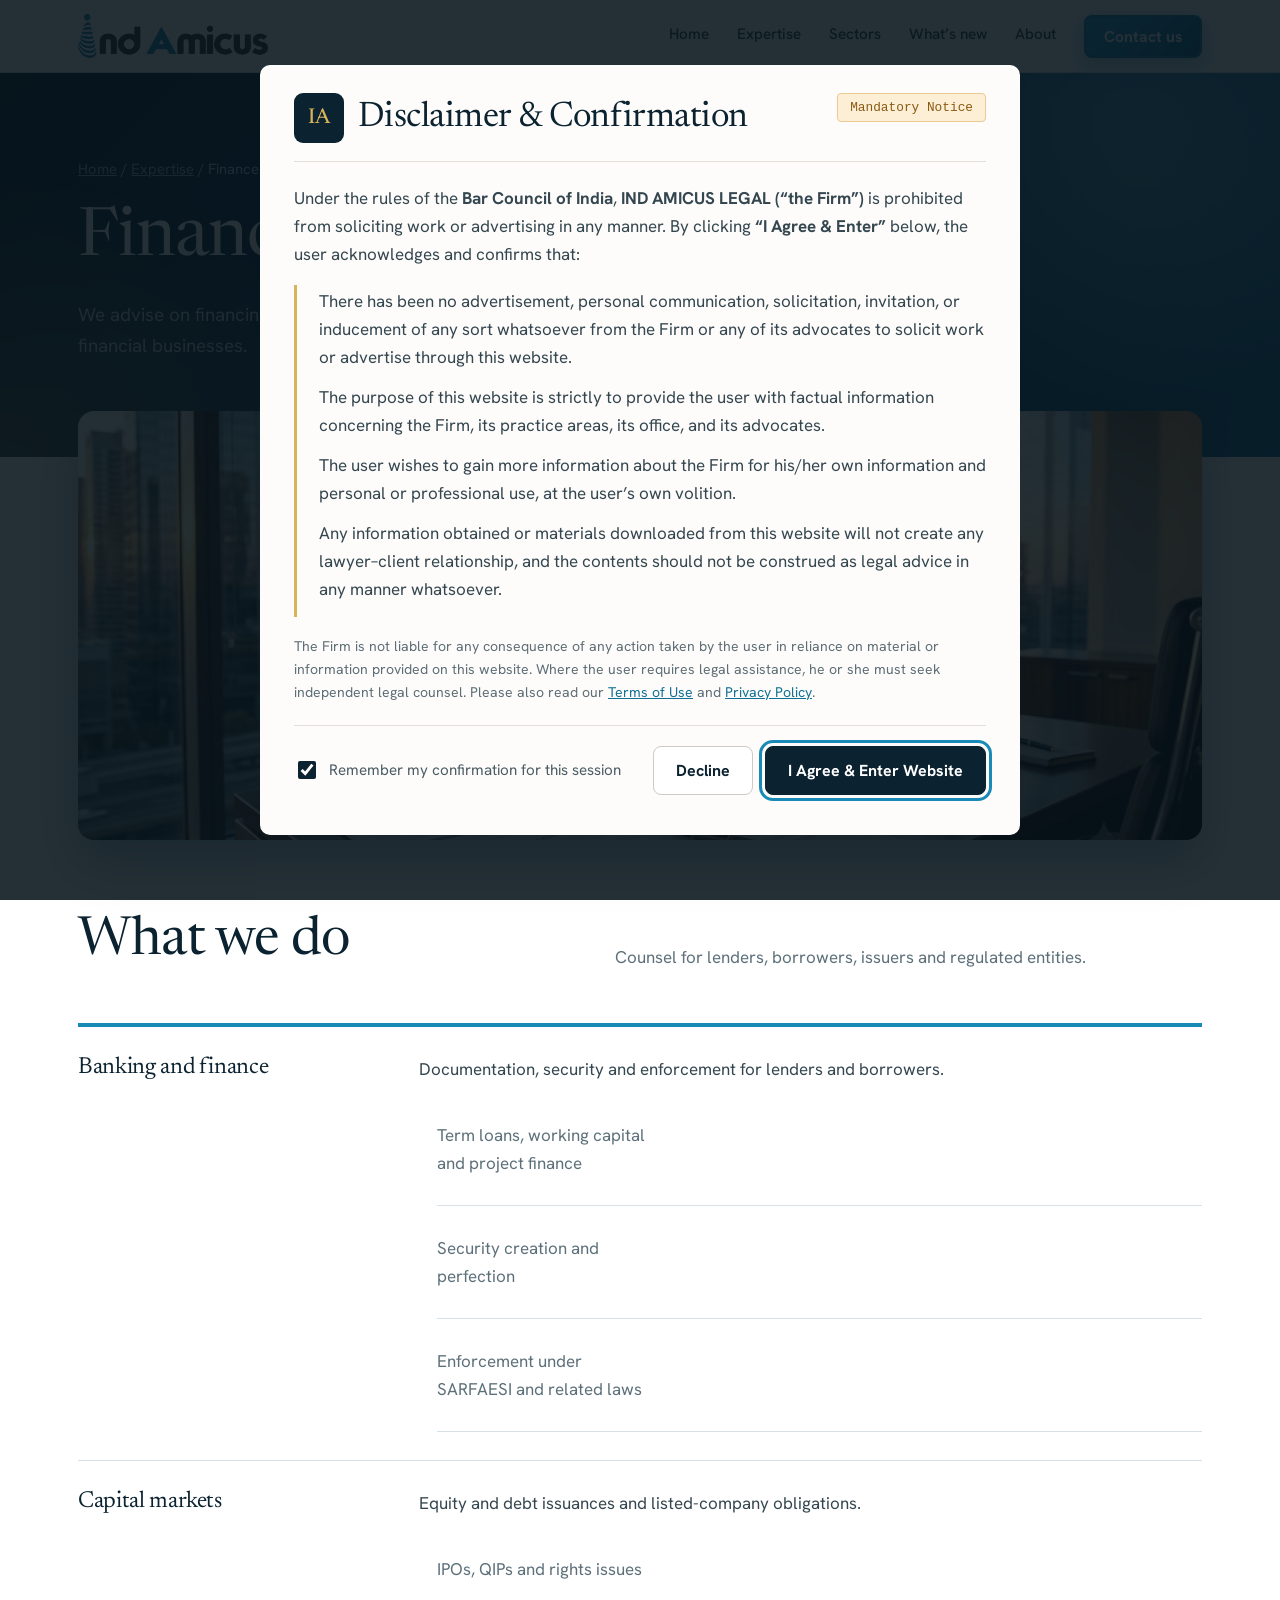
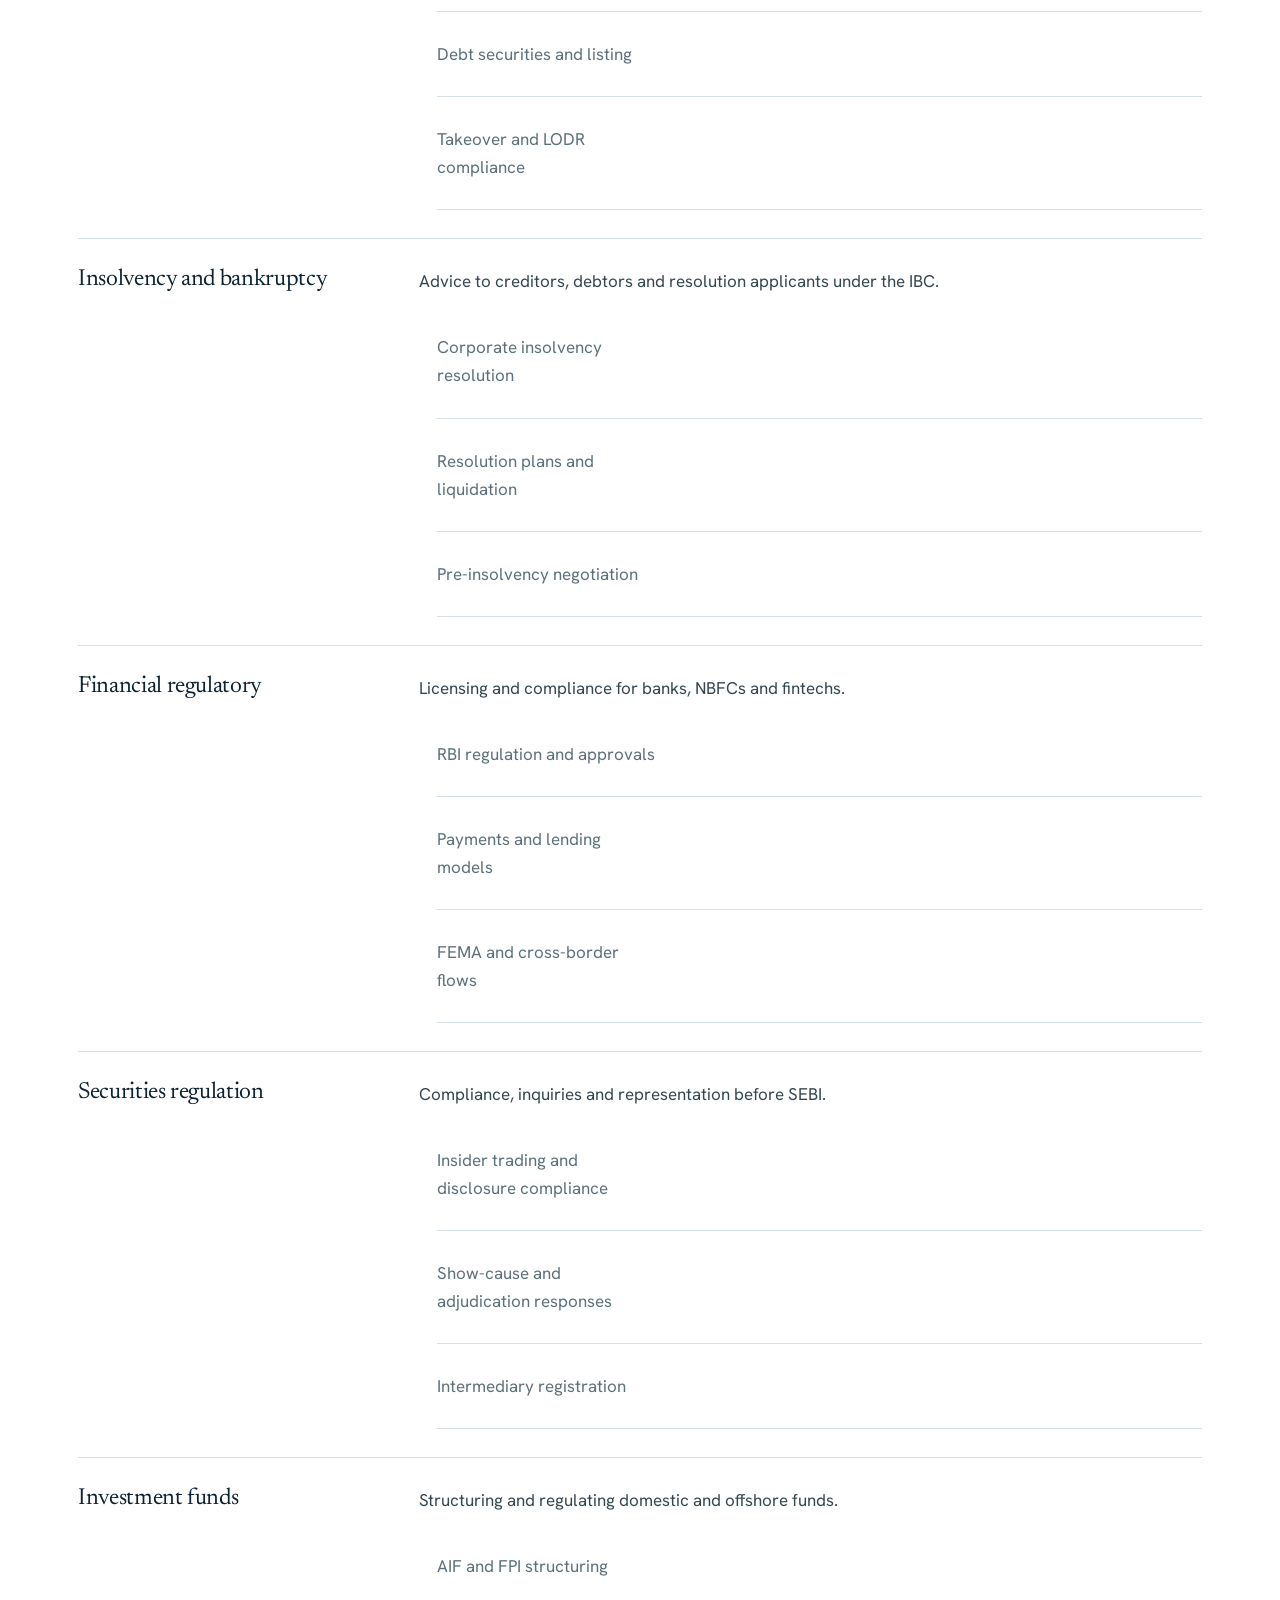
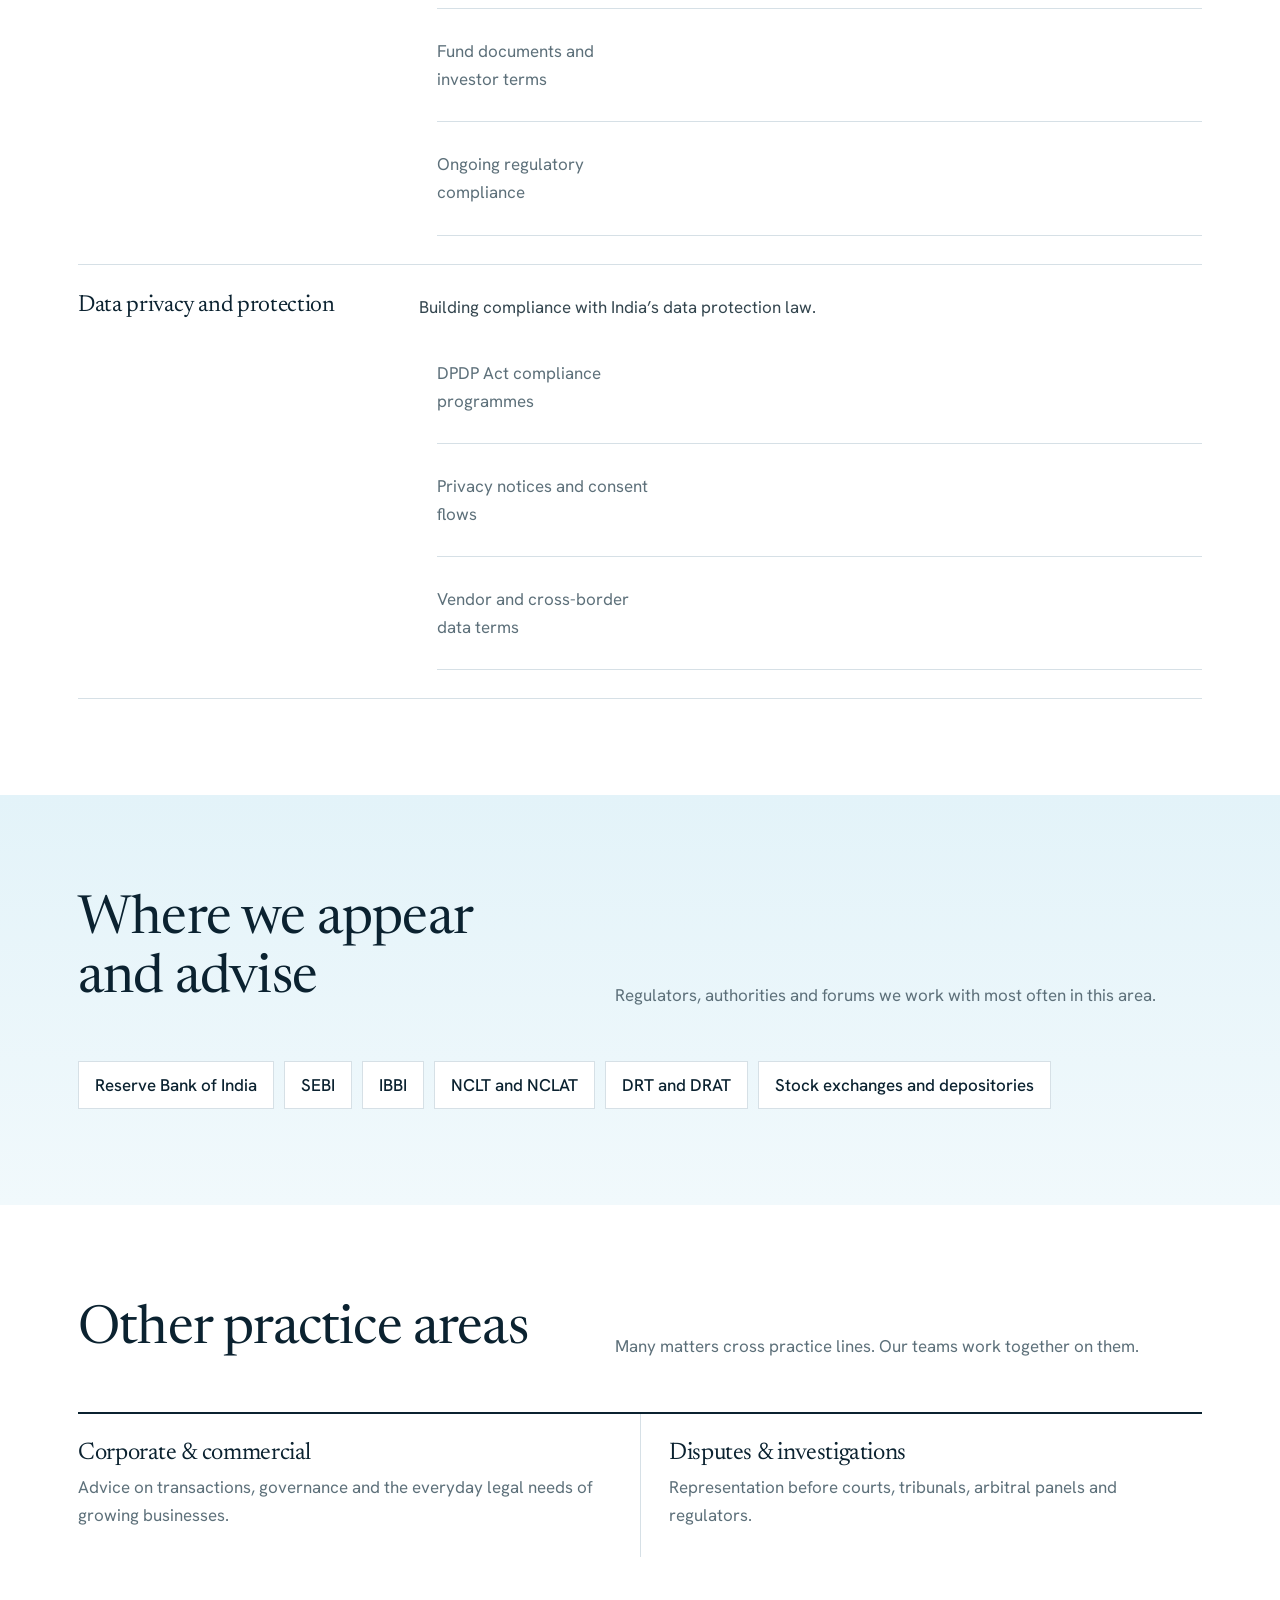
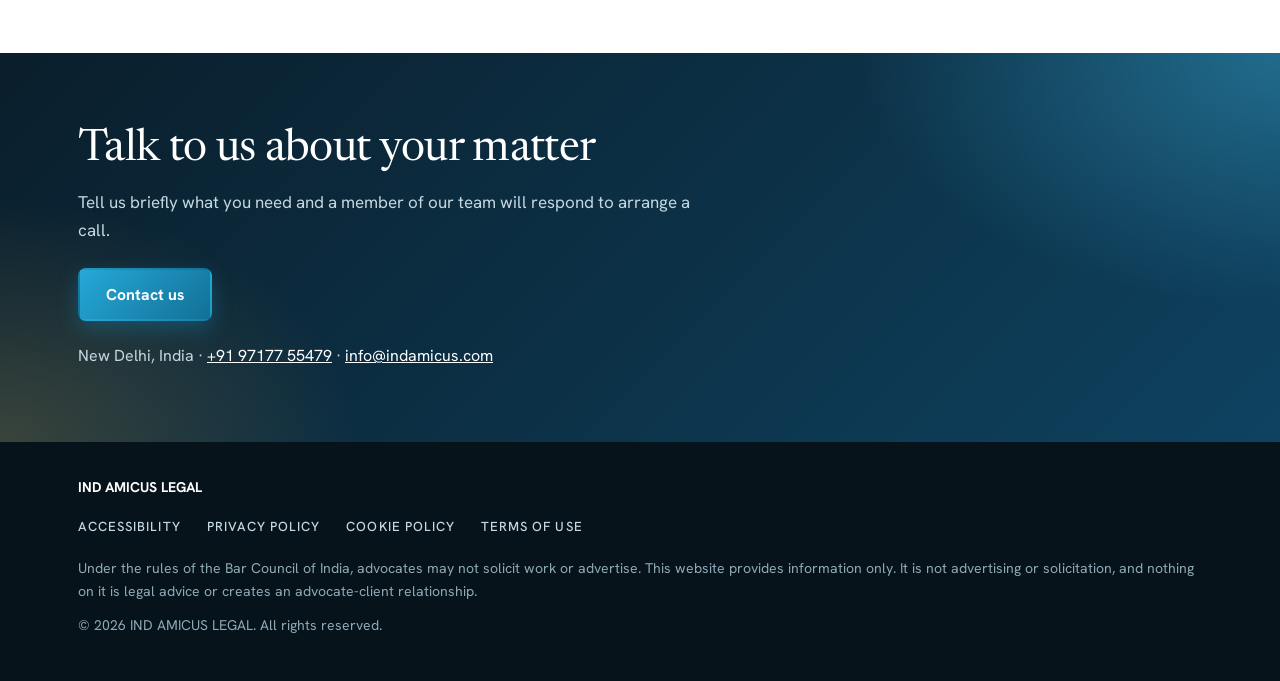
<file: finance-regulatory.html>
<!DOCTYPE html>
<html lang="en">
<head>
<meta charset="utf-8">
<meta name="viewport" content="width=device-width, initial-scale=1, viewport-fit=cover">
<title>Finance &amp; regulatory | IND AMICUS LEGAL</title>
<meta name="description" content="Counsel for lenders, borrowers, issuers and regulated entities.">
<link rel="preconnect" href="https://fonts.googleapis.com">
<link rel="preconnect" href="https://fonts.gstatic.com" crossorigin>
<link href="https://fonts.googleapis.com/css2?family=Hanken+Grotesk:wght@400;500;700&family=Newsreader:ital,opsz,wght@0,6..72,400;0,6..72,500;1,6..72,400&display=swap" rel="stylesheet">
<link rel="stylesheet" href="style.css">
</head>
<body>
<div class="gate" id="gate" role="dialog" aria-modal="true" aria-labelledby="gt" hidden>
 <div class="gcard">
  <div class="ghead"><span class="gbadge" aria-hidden="true">IA</span><h2 id="gt">Disclaimer &amp; Confirmation</h2><span class="gtag">Mandatory Notice</span></div>
  <p class="gintro">Under the rules of the <b>Bar Council of India</b>, <b>IND AMICUS LEGAL (“the Firm”)</b> is prohibited from soliciting work or advertising in any manner. By clicking <b>“I Agree &amp; Enter”</b> below, the user acknowledges and confirms that:</p>
  <blockquote>
   <p>There has been no advertisement, personal communication, solicitation, invitation, or inducement of any sort whatsoever from the Firm or any of its advocates to solicit work or advertise through this website.</p>
   <p>The purpose of this website is strictly to provide the user with factual information concerning the Firm, its practice areas, its office, and its advocates.</p>
   <p>The user wishes to gain more information about the Firm for his/her own information and personal or professional use, at the user’s own volition.</p>
   <p>Any information obtained or materials downloaded from this website will not create any lawyer–client relationship, and the contents should not be construed as legal advice in any manner whatsoever.</p>
  </blockquote>
  <p class="gsmall">The Firm is not liable for any consequence of any action taken by the user in reliance on material or information provided on this website. Where the user requires legal assistance, he or she must seek independent legal counsel. Please also read our <a href="terms-of-use.html">Terms of Use</a> and <a href="privacy-policy.html">Privacy Policy</a>.</p>
  <div class="gfoot"><label class="rem"><input type="checkbox" id="rem" checked> Remember my confirmation for this session</label><button class="gbtn o" id="nob" type="button">Decline</button><button class="gbtn" id="yes" type="button">I Agree &amp; Enter Website</button></div>
  <span id="no" role="status"></span>
 </div>
</div>

<header>
 <div class="wrap bar">
  <a class="logo" href="index.html" aria-label="IND AMICUS LEGAL home"><img src="logo.png" alt="IND AMICUS LEGAL"></a>
  <nav aria-label="Main">
   <a href="index.html">Home</a><a href="expertise.html">Expertise</a><a href="sectors.html">Sectors</a><a href="whats-new.html">What’s new</a><a href="about.html">About</a>
   <a class="btn" href="index.html#contact" style="padding:9px 18px;color:#fff;border-color:#198AB5">Contact us</a>
  </nav>
 </div>
</header>
<main id="top">
<div class="phero"><div class="wrap">
 <div class="crumb"><a href="index.html">Home</a> / <a href="expertise.html">Expertise</a> / Finance &amp; regulatory</div>
 <h1>Finance &amp; regulatory</h1>
 <p>We advise on financing, capital raising, insolvency and the regulatory regimes that govern financial businesses.</p>
</div></div>
<div class="wrap banner"><figure class="photo ph-pillars"><img src="images/finance-regulatory.jpg" alt="Financial district buildings and documents" loading="lazy" onerror="this.remove()"></figure></div>
<section><div class="wrap">
 <div class="top"><h2>What we do</h2><p>Counsel for lenders, borrowers, issuers and regulated entities.</p></div>
 <ul class="svc"><li><h3>Banking and finance</h3><div><p>Documentation, security and enforcement for lenders and borrowers.</p><ul><li>Term loans, working capital and project finance</li><li>Security creation and perfection</li><li>Enforcement under SARFAESI and related laws</li></ul></div></li><li><h3>Capital markets</h3><div><p>Equity and debt issuances and listed-company obligations.</p><ul><li>IPOs, QIPs and rights issues</li><li>Debt securities and listing</li><li>Takeover and LODR compliance</li></ul></div></li><li><h3>Insolvency and bankruptcy</h3><div><p>Advice to creditors, debtors and resolution applicants under the IBC.</p><ul><li>Corporate insolvency resolution</li><li>Resolution plans and liquidation</li><li>Pre-insolvency negotiation</li></ul></div></li><li><h3>Financial regulatory</h3><div><p>Licensing and compliance for banks, NBFCs and fintechs.</p><ul><li>RBI regulation and approvals</li><li>Payments and lending models</li><li>FEMA and cross-border flows</li></ul></div></li><li><h3>Securities regulation</h3><div><p>Compliance, inquiries and representation before SEBI.</p><ul><li>Insider trading and disclosure compliance</li><li>Show-cause and adjudication responses</li><li>Intermediary registration</li></ul></div></li><li><h3>Investment funds</h3><div><p>Structuring and regulating domestic and offshore funds.</p><ul><li>AIF and FPI structuring</li><li>Fund documents and investor terms</li><li>Ongoing regulatory compliance</li></ul></div></li><li><h3>Data privacy and protection</h3><div><p>Building compliance with India’s data protection law.</p><ul><li>DPDP Act compliance programmes</li><li>Privacy notices and consent flows</li><li>Vendor and cross-border data terms</li></ul></div></li></ul>
</div></section>
<section class="soft"><div class="wrap">
 <div class="top"><h2>Where we appear and advise</h2><p>Regulators, authorities and forums we work with most often in this area.</p></div>
 <ul class="forums"><li>Reserve Bank of India</li><li>SEBI</li><li>IBBI</li><li>NCLT and NCLAT</li><li>DRT and DRAT</li><li>Stock exchanges and depositories</li></ul>
</div></section>
<section><div class="wrap">
 <div class="top"><h2>Other practice areas</h2><p>Many matters cross practice lines. Our teams work together on them.</p></div>
 <div class="others"><a href="corporate-commercial.html"><h3>Corporate & commercial</h3><p>Advice on transactions, governance and the everyday legal needs of growing businesses.</p></a><a href="disputes-investigations.html"><h3>Disputes & investigations</h3><p>Representation before courts, tribunals, arbitral panels and regulators.</p></a></div>
</div></section>
<div class="band"><div class="wrap">
 <h2>Talk to us about your matter</h2>
 <p>Tell us briefly what you need and a member of our team will respond to arrange a call.</p>
 <a class="btn" href="index.html#contact">Contact us</a>
 <div class="info">New Delhi, India · <a href="tel:+919717755479">+91 97177 55479</a> · <a href="mailto:info@indamicus.com">info@indamicus.com</a></div>
</div></div>
</main>
<footer>
 <div class="wrap">
  <b>IND AMICUS LEGAL</b>
  <nav class="flinks" aria-label="Legal"><a href="accessibility.html">Accessibility</a><a href="privacy-policy.html">Privacy Policy</a><a href="cookie-policy.html">Cookie Policy</a><a href="terms-of-use.html">Terms of Use</a></nav>
  <div>Under the rules of the Bar Council of India, advocates may not solicit work or advertise. This website provides information only. It is not advertising or solicitation, and nothing on it is legal advice or creates an advocate-client relationship.</div>
  <div>&copy; 2026 IND AMICUS LEGAL. All rights reserved.</div>
 </div>
</footer>
<script>
(function(){var g=document.getElementById('gate'),ok=false;
try{ok=sessionStorage.getItem('ial-ok')==='1'}catch(e){}
if(!ok){g.hidden=false;document.getElementById('yes').focus()}
document.getElementById('yes').onclick=function(){g.hidden=true;try{if(document.getElementById('rem').checked)sessionStorage.setItem('ial-ok','1')}catch(e){}};
document.getElementById('nob').onclick=function(){document.getElementById('no').textContent='You need to agree to view this website.'};})();
</script>
</body>
</html>
</file>
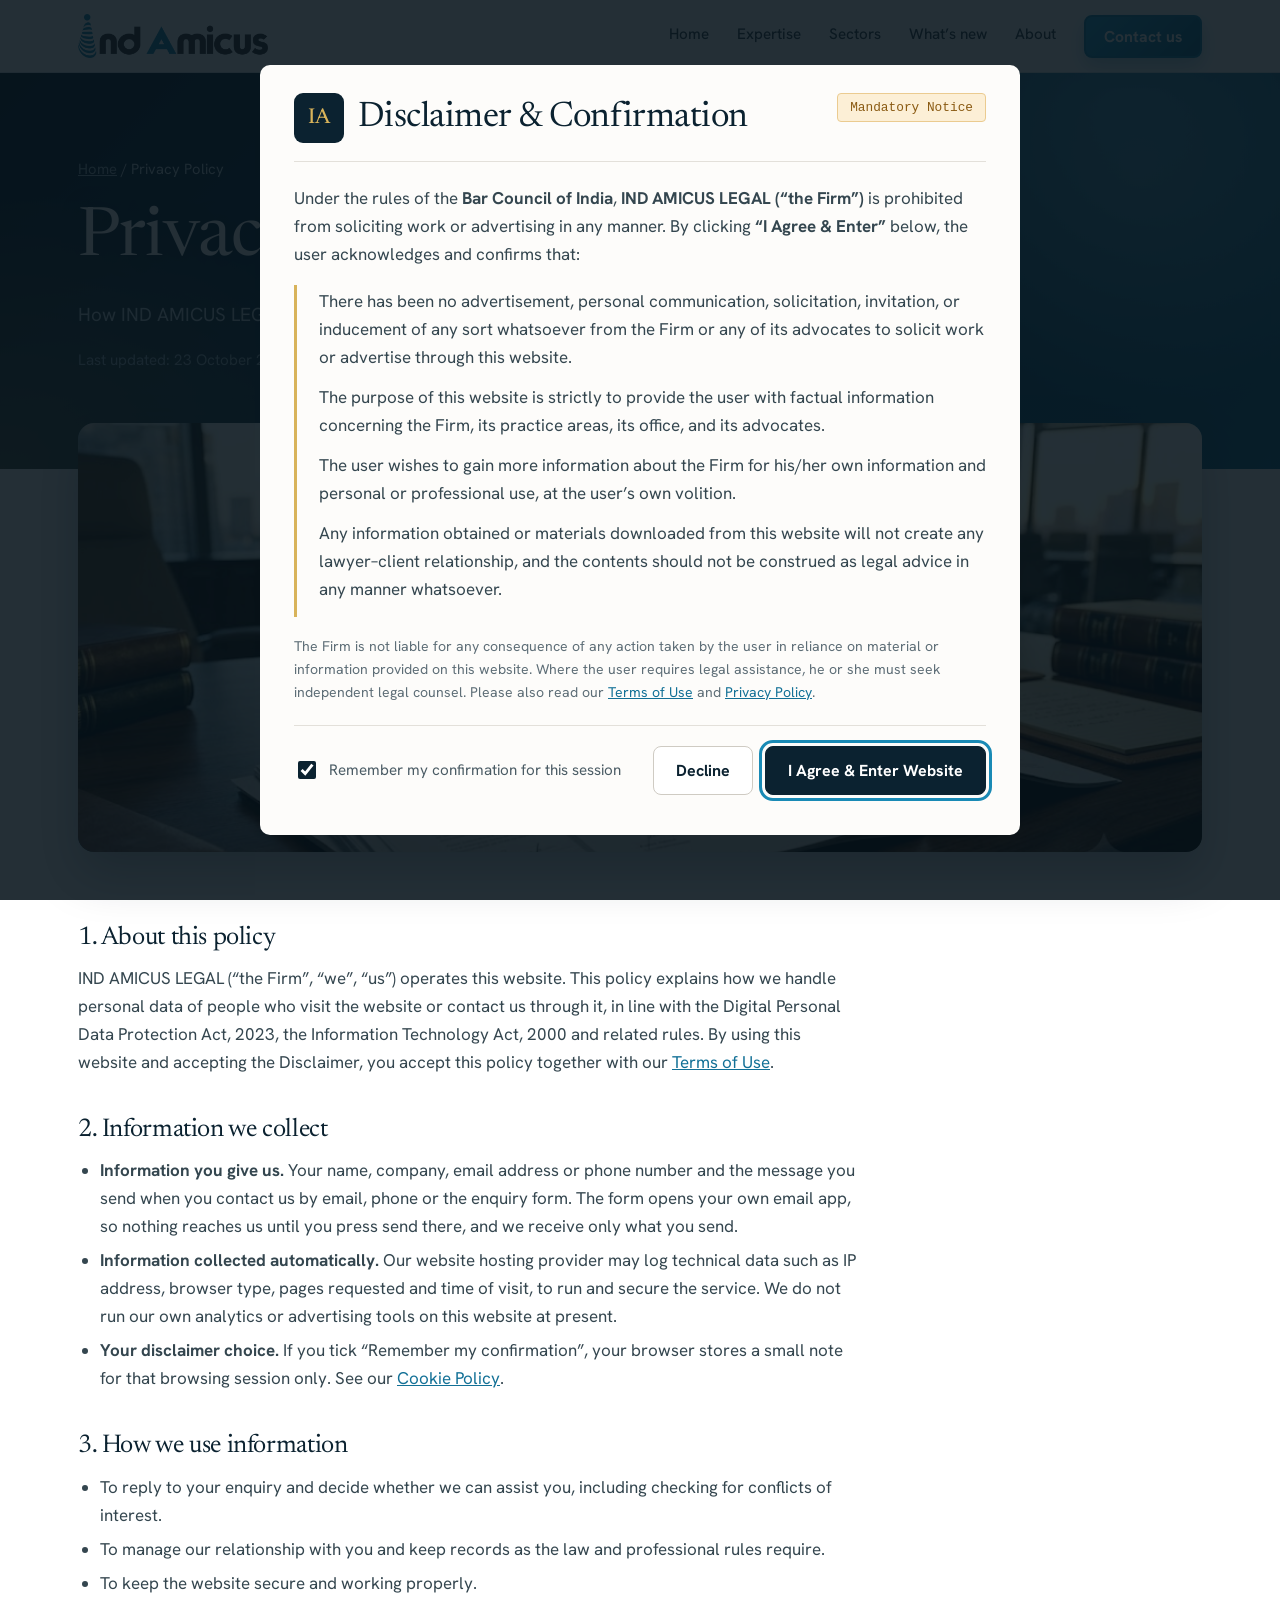
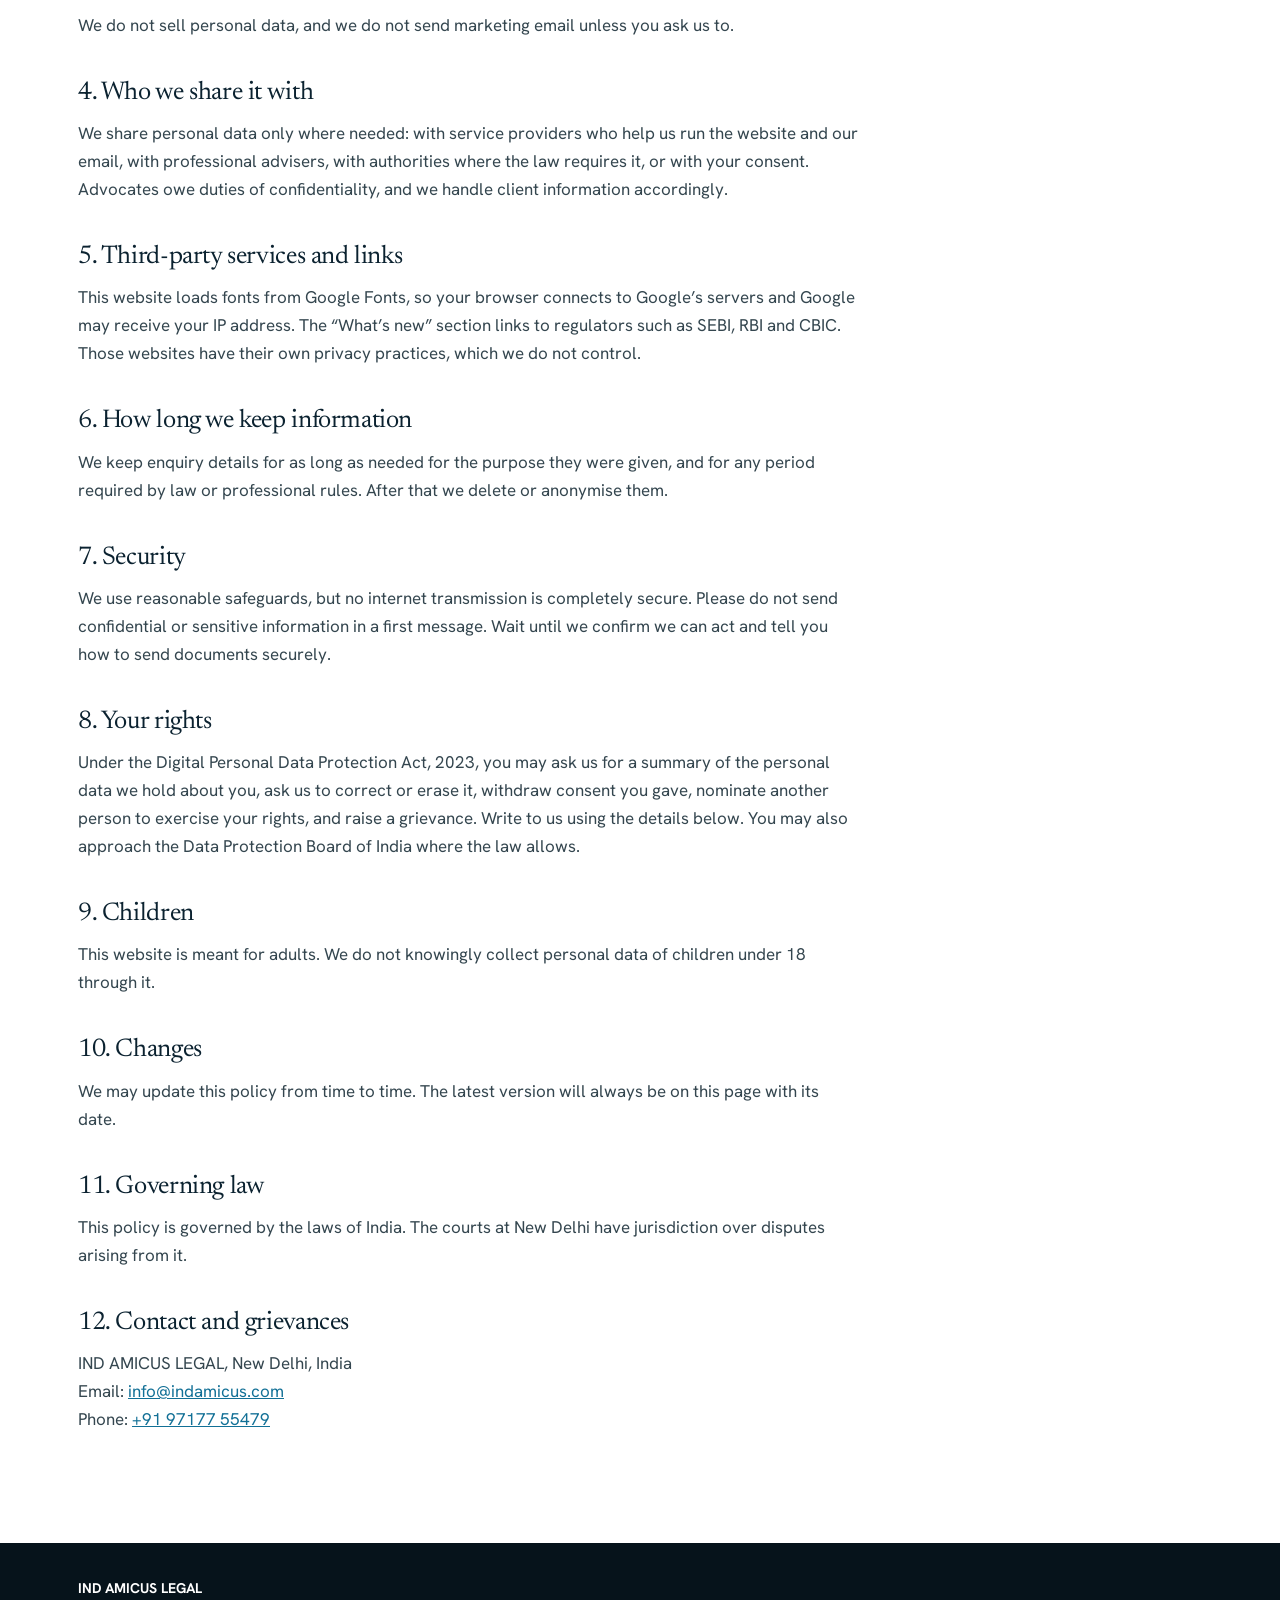
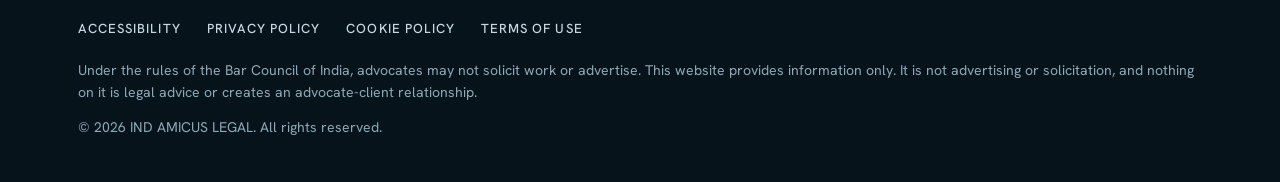
<file: privacy-policy.html>
<!DOCTYPE html>
<html lang="en">
<head>
<meta charset="utf-8">
<meta name="viewport" content="width=device-width, initial-scale=1, viewport-fit=cover">
<title>Privacy Policy | IND AMICUS LEGAL</title>
<meta name="description" content="How IND AMICUS LEGAL collects, uses and protects personal data through this website.">
<link rel="preconnect" href="https://fonts.googleapis.com">
<link rel="preconnect" href="https://fonts.gstatic.com" crossorigin>
<link href="https://fonts.googleapis.com/css2?family=Hanken+Grotesk:wght@400;500;700&family=Newsreader:ital,opsz,wght@0,6..72,400;0,6..72,500;1,6..72,400&display=swap" rel="stylesheet">
<link rel="stylesheet" href="style.css">
</head>
<body>
<div class="gate" id="gate" role="dialog" aria-modal="true" aria-labelledby="gt" hidden>
 <div class="gcard">
  <div class="ghead"><span class="gbadge" aria-hidden="true">IA</span><h2 id="gt">Disclaimer &amp; Confirmation</h2><span class="gtag">Mandatory Notice</span></div>
  <p class="gintro">Under the rules of the <b>Bar Council of India</b>, <b>IND AMICUS LEGAL (“the Firm”)</b> is prohibited from soliciting work or advertising in any manner. By clicking <b>“I Agree &amp; Enter”</b> below, the user acknowledges and confirms that:</p>
  <blockquote>
   <p>There has been no advertisement, personal communication, solicitation, invitation, or inducement of any sort whatsoever from the Firm or any of its advocates to solicit work or advertise through this website.</p>
   <p>The purpose of this website is strictly to provide the user with factual information concerning the Firm, its practice areas, its office, and its advocates.</p>
   <p>The user wishes to gain more information about the Firm for his/her own information and personal or professional use, at the user’s own volition.</p>
   <p>Any information obtained or materials downloaded from this website will not create any lawyer–client relationship, and the contents should not be construed as legal advice in any manner whatsoever.</p>
  </blockquote>
  <p class="gsmall">The Firm is not liable for any consequence of any action taken by the user in reliance on material or information provided on this website. Where the user requires legal assistance, he or she must seek independent legal counsel. Please also read our <a href="terms-of-use.html">Terms of Use</a> and <a href="privacy-policy.html">Privacy Policy</a>.</p>
  <div class="gfoot"><label class="rem"><input type="checkbox" id="rem" checked> Remember my confirmation for this session</label><button class="gbtn o" id="nob" type="button">Decline</button><button class="gbtn" id="yes" type="button">I Agree &amp; Enter Website</button></div>
  <span id="no" role="status"></span>
 </div>
</div>

<header>
 <div class="wrap bar">
  <a class="logo" href="index.html" aria-label="IND AMICUS LEGAL home"><img src="logo.png" alt="IND AMICUS LEGAL"></a>
  <nav aria-label="Main">
   <a href="index.html">Home</a><a href="expertise.html">Expertise</a><a href="sectors.html">Sectors</a><a href="whats-new.html">What’s new</a><a href="about.html">About</a>
   <a class="btn" href="index.html#contact" style="padding:9px 18px;color:#fff;border-color:#198AB5">Contact us</a>
  </nav>
 </div>
</header>
<main id="top">
<div class="phero"><div class="wrap">
 <div class="crumb"><a href="index.html">Home</a> / Privacy Policy</div>
 <h1>Privacy Policy</h1>
 <p>How IND AMICUS LEGAL collects, uses and protects personal data through this website.</p>
 <div class="stamp">Last updated: 23 October 2026</div>
</div></div>
<div class="wrap banner"><figure class="photo ph-doc"><img src="images/legal-documents.jpg" alt="Documents and a pen on a desk" loading="lazy" onerror="this.remove()"></figure></div>
<section><div class="wrap"><div class="prose"><h2>1. About this policy</h2><p>IND AMICUS LEGAL (“the Firm”, “we”, “us”) operates this website. This policy explains how we handle personal data of people who visit the website or contact us through it, in line with the Digital Personal Data Protection Act, 2023, the Information Technology Act, 2000 and related rules. By using this website and accepting the Disclaimer, you accept this policy together with our <a href="terms-of-use.html">Terms of Use</a>.</p><h2>2. Information we collect</h2><ul><li><b>Information you give us.</b> Your name, company, email address or phone number and the message you send when you contact us by email, phone or the enquiry form. The form opens your own email app, so nothing reaches us until you press send there, and we receive only what you send.</li><li><b>Information collected automatically.</b> Our website hosting provider may log technical data such as IP address, browser type, pages requested and time of visit, to run and secure the service. We do not run our own analytics or advertising tools on this website at present.</li><li><b>Your disclaimer choice.</b> If you tick “Remember my confirmation”, your browser stores a small note for that browsing session only. See our <a href="cookie-policy.html">Cookie Policy</a>.</li></ul><h2>3. How we use information</h2><ul><li>To reply to your enquiry and decide whether we can assist you, including checking for conflicts of interest.</li><li>To manage our relationship with you and keep records as the law and professional rules require.</li><li>To keep the website secure and working properly.</li></ul><p>We do not sell personal data, and we do not send marketing email unless you ask us to.</p><h2>4. Who we share it with</h2><p>We share personal data only where needed: with service providers who help us run the website and our email, with professional advisers, with authorities where the law requires it, or with your consent. Advocates owe duties of confidentiality, and we handle client information accordingly.</p><h2>5. Third-party services and links</h2><p>This website loads fonts from Google Fonts, so your browser connects to Google’s servers and Google may receive your IP address. The “What’s new” section links to regulators such as SEBI, RBI and CBIC. Those websites have their own privacy practices, which we do not control.</p><h2>6. How long we keep information</h2><p>We keep enquiry details for as long as needed for the purpose they were given, and for any period required by law or professional rules. After that we delete or anonymise them.</p><h2>7. Security</h2><p>We use reasonable safeguards, but no internet transmission is completely secure. Please do not send confidential or sensitive information in a first message. Wait until we confirm we can act and tell you how to send documents securely.</p><h2>8. Your rights</h2><p>Under the Digital Personal Data Protection Act, 2023, you may ask us for a summary of the personal data we hold about you, ask us to correct or erase it, withdraw consent you gave, nominate another person to exercise your rights, and raise a grievance. Write to us using the details below. You may also approach the Data Protection Board of India where the law allows.</p><h2>9. Children</h2><p>This website is meant for adults. We do not knowingly collect personal data of children under 18 through it.</p><h2>10. Changes</h2><p>We may update this policy from time to time. The latest version will always be on this page with its date.</p><h2>11. Governing law</h2><p>This policy is governed by the laws of India. The courts at New Delhi have jurisdiction over disputes arising from it.</p><h2>12. Contact and grievances</h2><p>IND AMICUS LEGAL, New Delhi, India<br>Email: <a href="mailto:info@indamicus.com">info@indamicus.com</a><br>Phone: <a href="tel:+919717755479">+91 97177 55479</a></p></div></div></section>
</main>
<footer>
 <div class="wrap">
  <b>IND AMICUS LEGAL</b>
  <nav class="flinks" aria-label="Legal"><a href="accessibility.html">Accessibility</a><a href="privacy-policy.html">Privacy Policy</a><a href="cookie-policy.html">Cookie Policy</a><a href="terms-of-use.html">Terms of Use</a></nav>
  <div>Under the rules of the Bar Council of India, advocates may not solicit work or advertise. This website provides information only. It is not advertising or solicitation, and nothing on it is legal advice or creates an advocate-client relationship.</div>
  <div>&copy; 2026 IND AMICUS LEGAL. All rights reserved.</div>
 </div>
</footer>
<script>
(function(){var g=document.getElementById('gate'),ok=false;
try{ok=sessionStorage.getItem('ial-ok')==='1'}catch(e){}
if(!ok){g.hidden=false;document.getElementById('yes').focus()}
document.getElementById('yes').onclick=function(){g.hidden=true;try{if(document.getElementById('rem').checked)sessionStorage.setItem('ial-ok','1')}catch(e){}};
document.getElementById('nob').onclick=function(){document.getElementById('no').textContent='You need to agree to view this website.'};})();
</script>
</body>
</html>
</file>
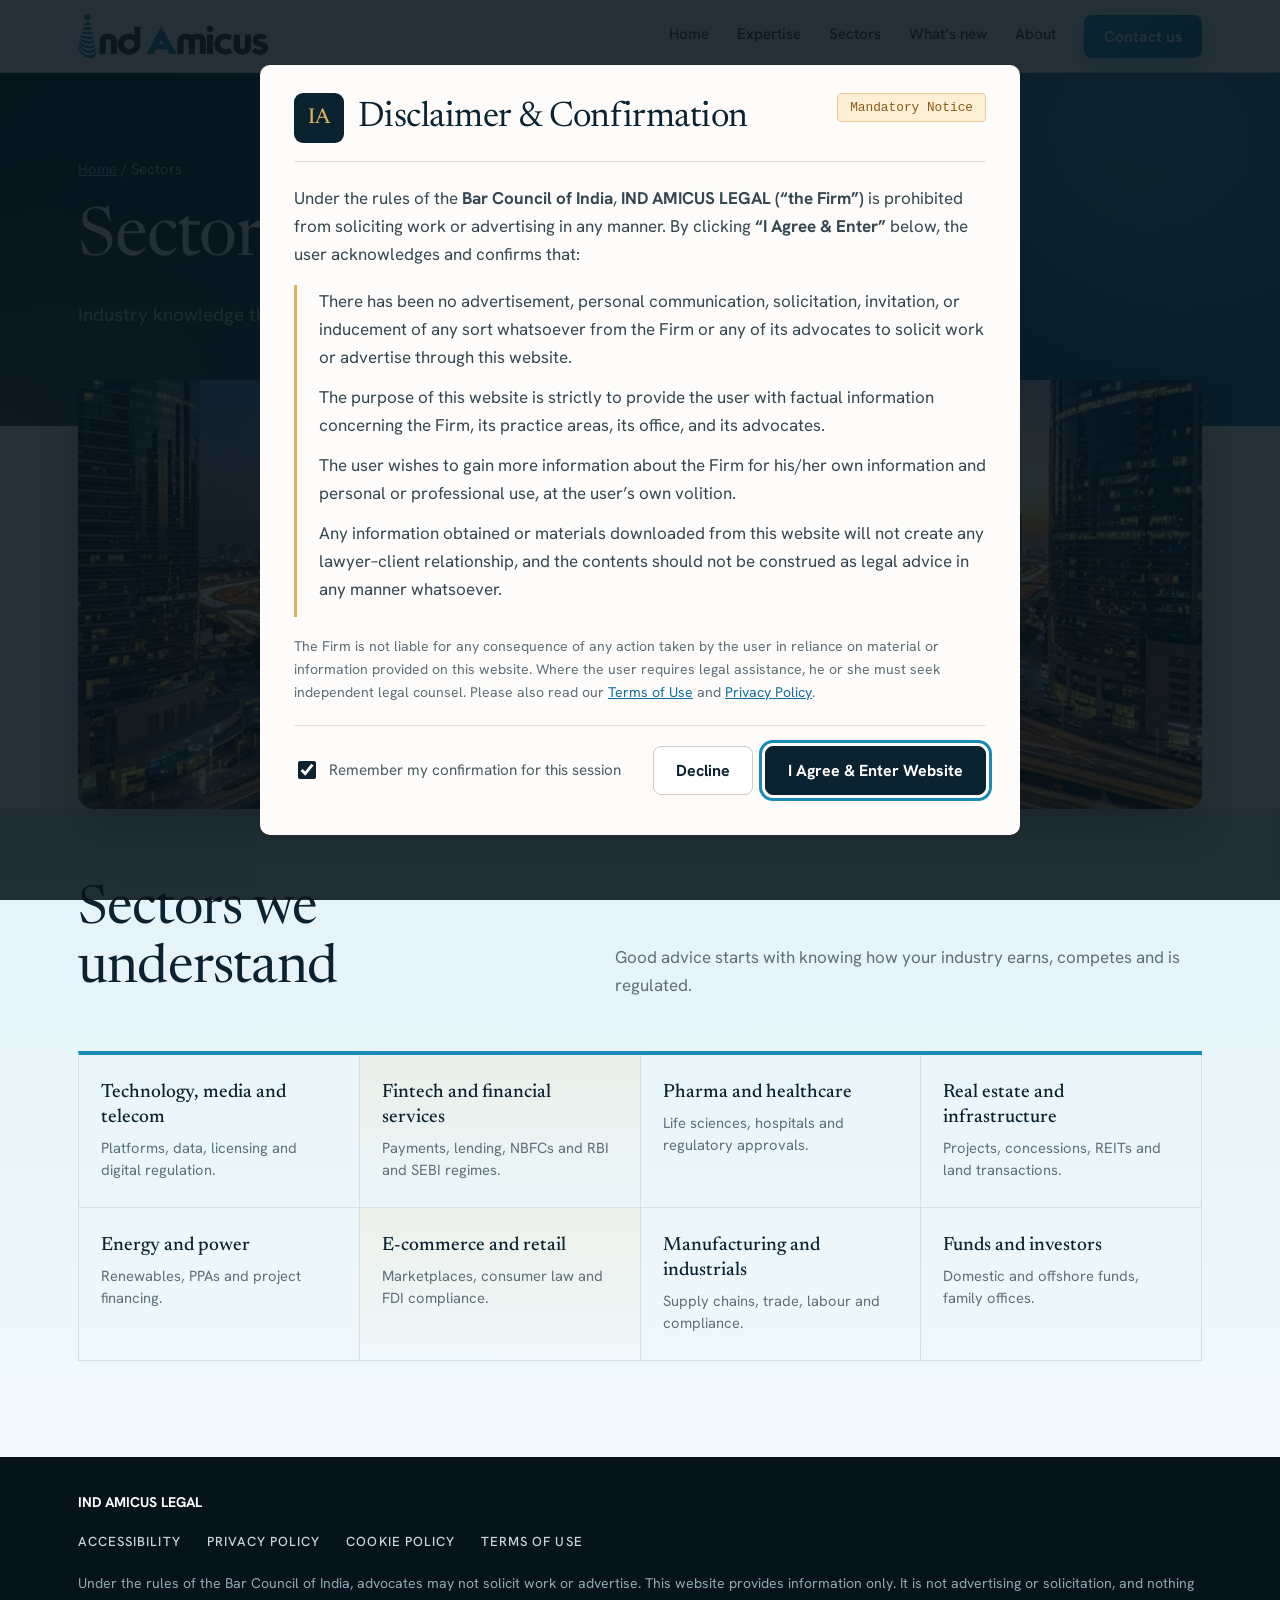
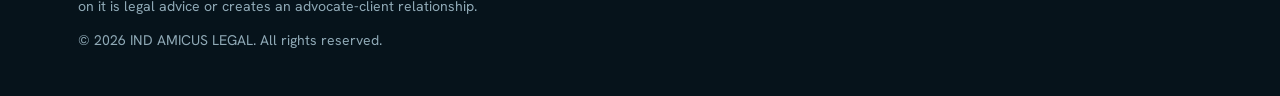
<file: sectors.html>
<!DOCTYPE html>
<html lang="en">
<head>
<meta charset="utf-8">
<meta name="viewport" content="width=device-width, initial-scale=1, viewport-fit=cover">
<title>Sectors | IND AMICUS LEGAL</title>
<meta name="description" content="Industry knowledge that sharpens legal advice.">
<link rel="preconnect" href="https://fonts.googleapis.com">
<link rel="preconnect" href="https://fonts.gstatic.com" crossorigin>
<link href="https://fonts.googleapis.com/css2?family=Hanken+Grotesk:wght@400;500;700&family=Newsreader:ital,opsz,wght@0,6..72,400;0,6..72,500;1,6..72,400&display=swap" rel="stylesheet">
<link rel="stylesheet" href="style.css">
</head>
<body>
<div class="gate" id="gate" role="dialog" aria-modal="true" aria-labelledby="gt" hidden>
 <div class="gcard">
  <div class="ghead"><span class="gbadge" aria-hidden="true">IA</span><h2 id="gt">Disclaimer &amp; Confirmation</h2><span class="gtag">Mandatory Notice</span></div>
  <p class="gintro">Under the rules of the <b>Bar Council of India</b>, <b>IND AMICUS LEGAL (“the Firm”)</b> is prohibited from soliciting work or advertising in any manner. By clicking <b>“I Agree &amp; Enter”</b> below, the user acknowledges and confirms that:</p>
  <blockquote>
   <p>There has been no advertisement, personal communication, solicitation, invitation, or inducement of any sort whatsoever from the Firm or any of its advocates to solicit work or advertise through this website.</p>
   <p>The purpose of this website is strictly to provide the user with factual information concerning the Firm, its practice areas, its office, and its advocates.</p>
   <p>The user wishes to gain more information about the Firm for his/her own information and personal or professional use, at the user’s own volition.</p>
   <p>Any information obtained or materials downloaded from this website will not create any lawyer–client relationship, and the contents should not be construed as legal advice in any manner whatsoever.</p>
  </blockquote>
  <p class="gsmall">The Firm is not liable for any consequence of any action taken by the user in reliance on material or information provided on this website. Where the user requires legal assistance, he or she must seek independent legal counsel. Please also read our <a href="terms-of-use.html">Terms of Use</a> and <a href="privacy-policy.html">Privacy Policy</a>.</p>
  <div class="gfoot"><label class="rem"><input type="checkbox" id="rem" checked> Remember my confirmation for this session</label><button class="gbtn o" id="nob" type="button">Decline</button><button class="gbtn" id="yes" type="button">I Agree &amp; Enter Website</button></div>
  <span id="no" role="status"></span>
 </div>
</div>

<header>
 <div class="wrap bar">
  <a class="logo" href="index.html" aria-label="IND AMICUS LEGAL home"><img src="logo.png" alt="IND AMICUS LEGAL"></a>
  <nav aria-label="Main">
   <a href="index.html">Home</a><a href="expertise.html">Expertise</a><a href="sectors.html">Sectors</a><a href="whats-new.html">What’s new</a><a href="about.html">About</a>
   <a class="btn" href="index.html#contact" style="padding:9px 18px;color:#fff;border-color:#198AB5">Contact us</a>
  </nav>
 </div>
</header>
<main id="top">
<div class="phero"><div class="wrap">
 <div class="crumb"><a href="index.html">Home</a> / Sectors</div>
 <h1>Sectors</h1>
 <p>Industry knowledge that sharpens legal advice.</p>
</div></div>
<div class="wrap banner"><figure class="photo ph-skyline"><img src="images/sectors.jpg" alt="City skyline with offices and infrastructure" loading="lazy" onerror="this.remove()"></figure></div>
<section id="sectors" class="soft">
 <div class="wrap">
  <div class="top"><h2>Sectors we understand</h2><p>Good advice starts with knowing how your industry earns, competes and is regulated.</p></div>
  <ul class="sec">
   <li>Technology, media and telecom<span>Platforms, data, licensing and digital regulation.</span></li>
   <li>Fintech and financial services<span>Payments, lending, NBFCs and RBI and SEBI regimes.</span></li>
   <li>Pharma and healthcare<span>Life sciences, hospitals and regulatory approvals.</span></li>
   <li>Real estate and infrastructure<span>Projects, concessions, REITs and land transactions.</span></li>
   <li>Energy and power<span>Renewables, PPAs and project financing.</span></li>
   <li>E-commerce and retail<span>Marketplaces, consumer law and FDI compliance.</span></li>
   <li>Manufacturing and industrials<span>Supply chains, trade, labour and compliance.</span></li>
   <li>Funds and investors<span>Domestic and offshore funds, family offices.</span></li>
  </ul>
 </div>
</section>

</main>
<footer>
 <div class="wrap">
  <b>IND AMICUS LEGAL</b>
  <nav class="flinks" aria-label="Legal"><a href="accessibility.html">Accessibility</a><a href="privacy-policy.html">Privacy Policy</a><a href="cookie-policy.html">Cookie Policy</a><a href="terms-of-use.html">Terms of Use</a></nav>
  <div>Under the rules of the Bar Council of India, advocates may not solicit work or advertise. This website provides information only. It is not advertising or solicitation, and nothing on it is legal advice or creates an advocate-client relationship.</div>
  <div>&copy; 2026 IND AMICUS LEGAL. All rights reserved.</div>
 </div>
</footer>
<script>
(function(){var g=document.getElementById('gate'),ok=false;
try{ok=sessionStorage.getItem('ial-ok')==='1'}catch(e){}
if(!ok){g.hidden=false;document.getElementById('yes').focus()}
document.getElementById('yes').onclick=function(){g.hidden=true;try{if(document.getElementById('rem').checked)sessionStorage.setItem('ial-ok','1')}catch(e){}};
document.getElementById('nob').onclick=function(){document.getElementById('no').textContent='You need to agree to view this website.'};})();
</script>

</body>
</html>
</file>
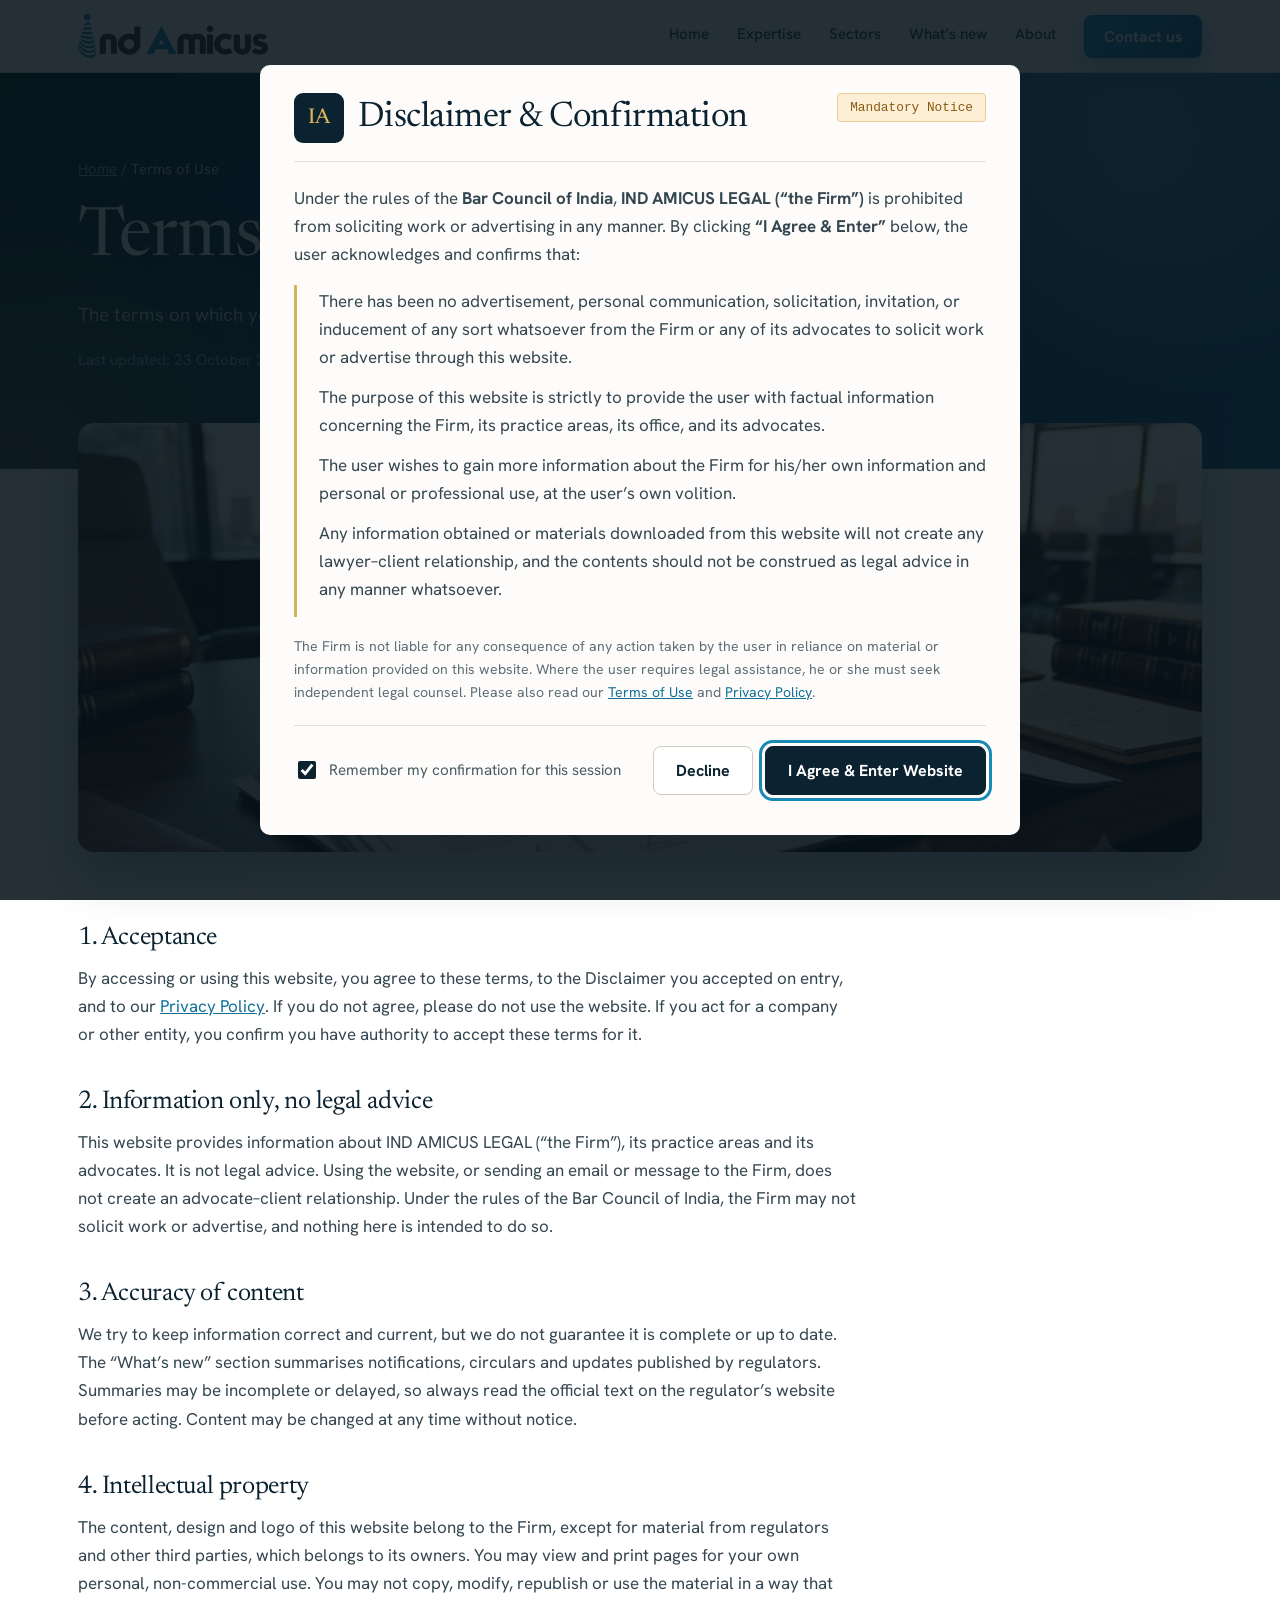
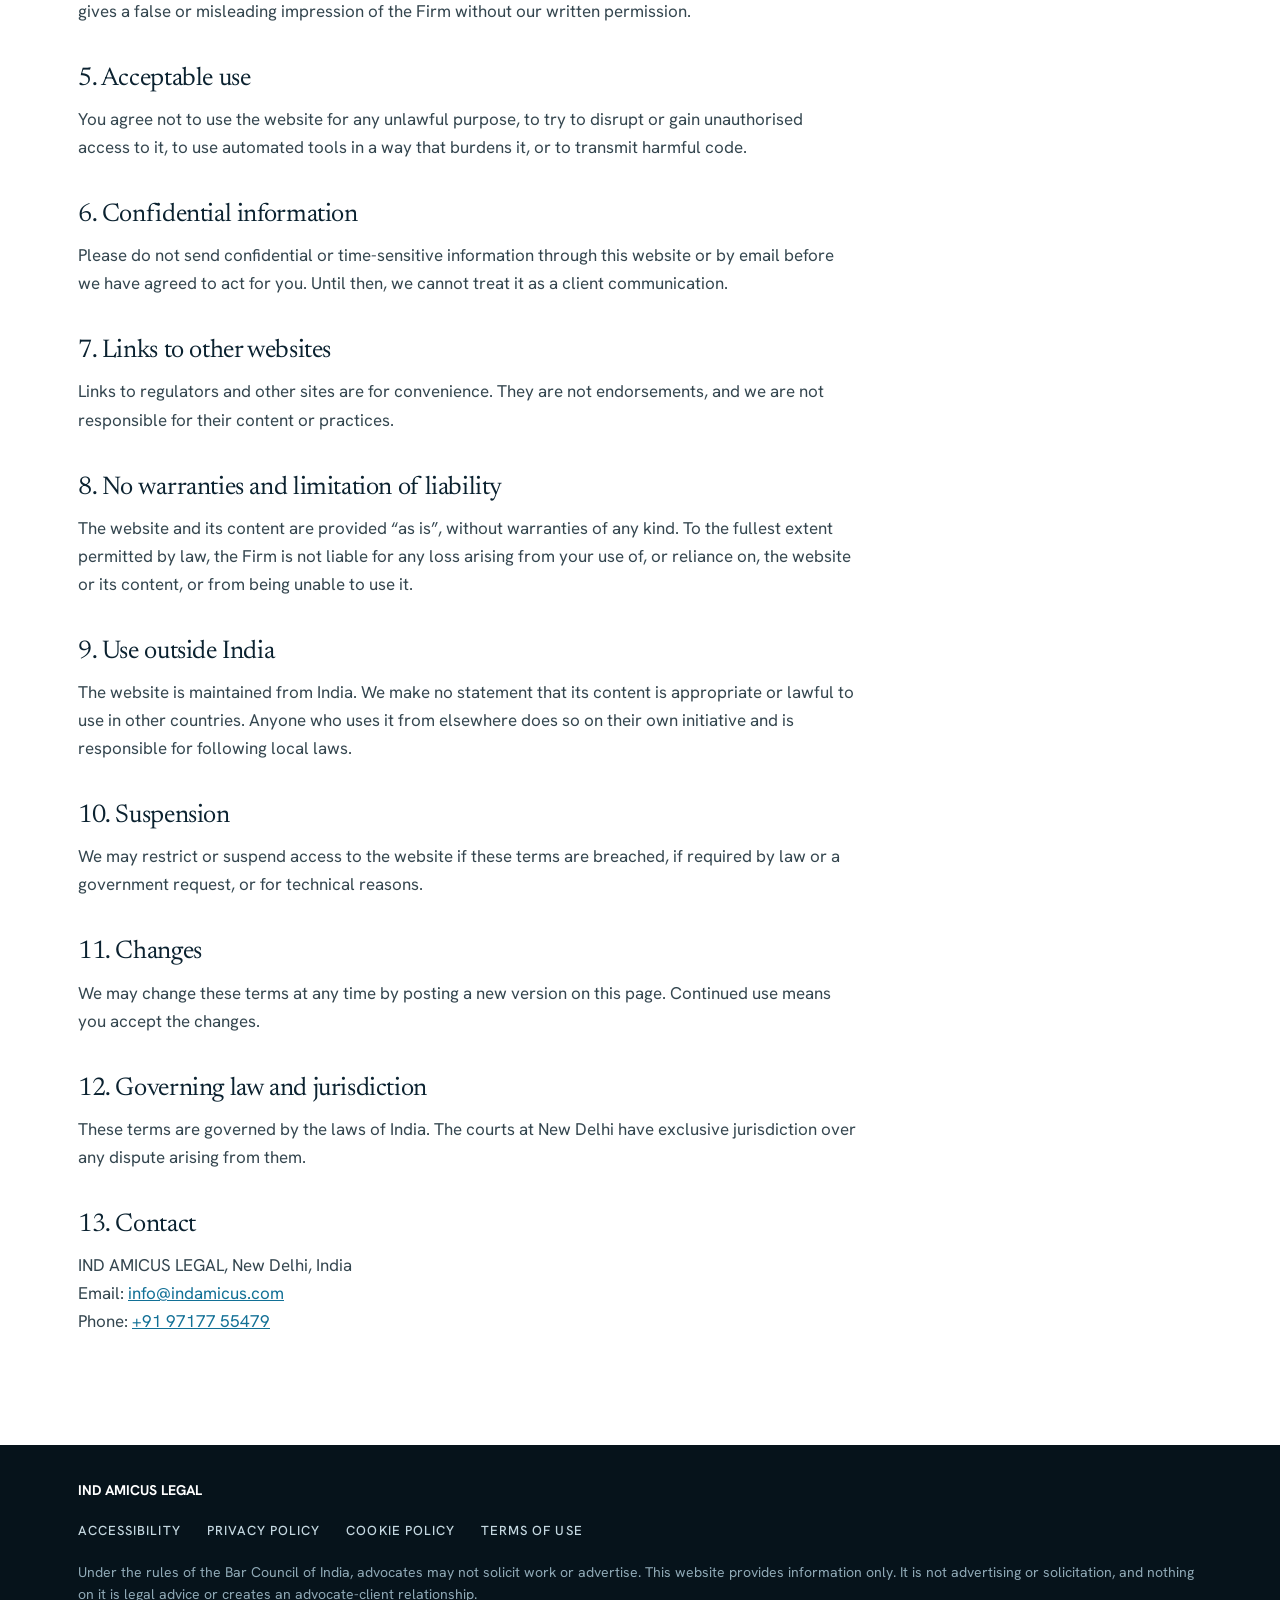
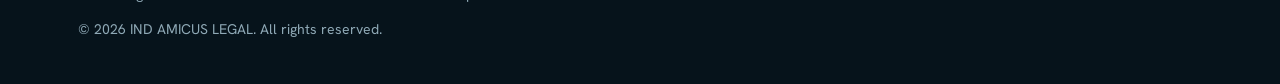
<file: terms-of-use.html>
<!DOCTYPE html>
<html lang="en">
<head>
<meta charset="utf-8">
<meta name="viewport" content="width=device-width, initial-scale=1, viewport-fit=cover">
<title>Terms of Use | IND AMICUS LEGAL</title>
<meta name="description" content="The terms on which you may use this website.">
<link rel="preconnect" href="https://fonts.googleapis.com">
<link rel="preconnect" href="https://fonts.gstatic.com" crossorigin>
<link href="https://fonts.googleapis.com/css2?family=Hanken+Grotesk:wght@400;500;700&family=Newsreader:ital,opsz,wght@0,6..72,400;0,6..72,500;1,6..72,400&display=swap" rel="stylesheet">
<link rel="stylesheet" href="style.css">
</head>
<body>
<div class="gate" id="gate" role="dialog" aria-modal="true" aria-labelledby="gt" hidden>
 <div class="gcard">
  <div class="ghead"><span class="gbadge" aria-hidden="true">IA</span><h2 id="gt">Disclaimer &amp; Confirmation</h2><span class="gtag">Mandatory Notice</span></div>
  <p class="gintro">Under the rules of the <b>Bar Council of India</b>, <b>IND AMICUS LEGAL (“the Firm”)</b> is prohibited from soliciting work or advertising in any manner. By clicking <b>“I Agree &amp; Enter”</b> below, the user acknowledges and confirms that:</p>
  <blockquote>
   <p>There has been no advertisement, personal communication, solicitation, invitation, or inducement of any sort whatsoever from the Firm or any of its advocates to solicit work or advertise through this website.</p>
   <p>The purpose of this website is strictly to provide the user with factual information concerning the Firm, its practice areas, its office, and its advocates.</p>
   <p>The user wishes to gain more information about the Firm for his/her own information and personal or professional use, at the user’s own volition.</p>
   <p>Any information obtained or materials downloaded from this website will not create any lawyer–client relationship, and the contents should not be construed as legal advice in any manner whatsoever.</p>
  </blockquote>
  <p class="gsmall">The Firm is not liable for any consequence of any action taken by the user in reliance on material or information provided on this website. Where the user requires legal assistance, he or she must seek independent legal counsel. Please also read our <a href="terms-of-use.html">Terms of Use</a> and <a href="privacy-policy.html">Privacy Policy</a>.</p>
  <div class="gfoot"><label class="rem"><input type="checkbox" id="rem" checked> Remember my confirmation for this session</label><button class="gbtn o" id="nob" type="button">Decline</button><button class="gbtn" id="yes" type="button">I Agree &amp; Enter Website</button></div>
  <span id="no" role="status"></span>
 </div>
</div>

<header>
 <div class="wrap bar">
  <a class="logo" href="index.html" aria-label="IND AMICUS LEGAL home"><img src="logo.png" alt="IND AMICUS LEGAL"></a>
  <nav aria-label="Main">
   <a href="index.html">Home</a><a href="expertise.html">Expertise</a><a href="sectors.html">Sectors</a><a href="whats-new.html">What’s new</a><a href="about.html">About</a>
   <a class="btn" href="index.html#contact" style="padding:9px 18px;color:#fff;border-color:#198AB5">Contact us</a>
  </nav>
 </div>
</header>
<main id="top">
<div class="phero"><div class="wrap">
 <div class="crumb"><a href="index.html">Home</a> / Terms of Use</div>
 <h1>Terms of Use</h1>
 <p>The terms on which you may use this website.</p>
 <div class="stamp">Last updated: 23 October 2026</div>
</div></div>
<div class="wrap banner"><figure class="photo ph-doc"><img src="images/legal-documents.jpg" alt="Documents and a pen on a desk" loading="lazy" onerror="this.remove()"></figure></div>
<section><div class="wrap"><div class="prose"><h2>1. Acceptance</h2><p>By accessing or using this website, you agree to these terms, to the Disclaimer you accepted on entry, and to our <a href="privacy-policy.html">Privacy Policy</a>. If you do not agree, please do not use the website. If you act for a company or other entity, you confirm you have authority to accept these terms for it.</p><h2>2. Information only, no legal advice</h2><p>This website provides information about IND AMICUS LEGAL (“the Firm”), its practice areas and its advocates. It is not legal advice. Using the website, or sending an email or message to the Firm, does not create an advocate–client relationship. Under the rules of the Bar Council of India, the Firm may not solicit work or advertise, and nothing here is intended to do so.</p><h2>3. Accuracy of content</h2><p>We try to keep information correct and current, but we do not guarantee it is complete or up to date. The “What’s new” section summarises notifications, circulars and updates published by regulators. Summaries may be incomplete or delayed, so always read the official text on the regulator’s website before acting. Content may be changed at any time without notice.</p><h2>4. Intellectual property</h2><p>The content, design and logo of this website belong to the Firm, except for material from regulators and other third parties, which belongs to its owners. You may view and print pages for your own personal, non-commercial use. You may not copy, modify, republish or use the material in a way that gives a false or misleading impression of the Firm without our written permission.</p><h2>5. Acceptable use</h2><p>You agree not to use the website for any unlawful purpose, to try to disrupt or gain unauthorised access to it, to use automated tools in a way that burdens it, or to transmit harmful code.</p><h2>6. Confidential information</h2><p>Please do not send confidential or time-sensitive information through this website or by email before we have agreed to act for you. Until then, we cannot treat it as a client communication.</p><h2>7. Links to other websites</h2><p>Links to regulators and other sites are for convenience. They are not endorsements, and we are not responsible for their content or practices.</p><h2>8. No warranties and limitation of liability</h2><p>The website and its content are provided “as is”, without warranties of any kind. To the fullest extent permitted by law, the Firm is not liable for any loss arising from your use of, or reliance on, the website or its content, or from being unable to use it.</p><h2>9. Use outside India</h2><p>The website is maintained from India. We make no statement that its content is appropriate or lawful to use in other countries. Anyone who uses it from elsewhere does so on their own initiative and is responsible for following local laws.</p><h2>10. Suspension</h2><p>We may restrict or suspend access to the website if these terms are breached, if required by law or a government request, or for technical reasons.</p><h2>11. Changes</h2><p>We may change these terms at any time by posting a new version on this page. Continued use means you accept the changes.</p><h2>12. Governing law and jurisdiction</h2><p>These terms are governed by the laws of India. The courts at New Delhi have exclusive jurisdiction over any dispute arising from them.</p><h2>13. Contact</h2><p>IND AMICUS LEGAL, New Delhi, India<br>Email: <a href="mailto:info@indamicus.com">info@indamicus.com</a><br>Phone: <a href="tel:+919717755479">+91 97177 55479</a></p></div></div></section>
</main>
<footer>
 <div class="wrap">
  <b>IND AMICUS LEGAL</b>
  <nav class="flinks" aria-label="Legal"><a href="accessibility.html">Accessibility</a><a href="privacy-policy.html">Privacy Policy</a><a href="cookie-policy.html">Cookie Policy</a><a href="terms-of-use.html">Terms of Use</a></nav>
  <div>Under the rules of the Bar Council of India, advocates may not solicit work or advertise. This website provides information only. It is not advertising or solicitation, and nothing on it is legal advice or creates an advocate-client relationship.</div>
  <div>&copy; 2026 IND AMICUS LEGAL. All rights reserved.</div>
 </div>
</footer>
<script>
(function(){var g=document.getElementById('gate'),ok=false;
try{ok=sessionStorage.getItem('ial-ok')==='1'}catch(e){}
if(!ok){g.hidden=false;document.getElementById('yes').focus()}
document.getElementById('yes').onclick=function(){g.hidden=true;try{if(document.getElementById('rem').checked)sessionStorage.setItem('ial-ok','1')}catch(e){}};
document.getElementById('nob').onclick=function(){document.getElementById('no').textContent='You need to agree to view this website.'};})();
</script>
</body>
</html>
</file>
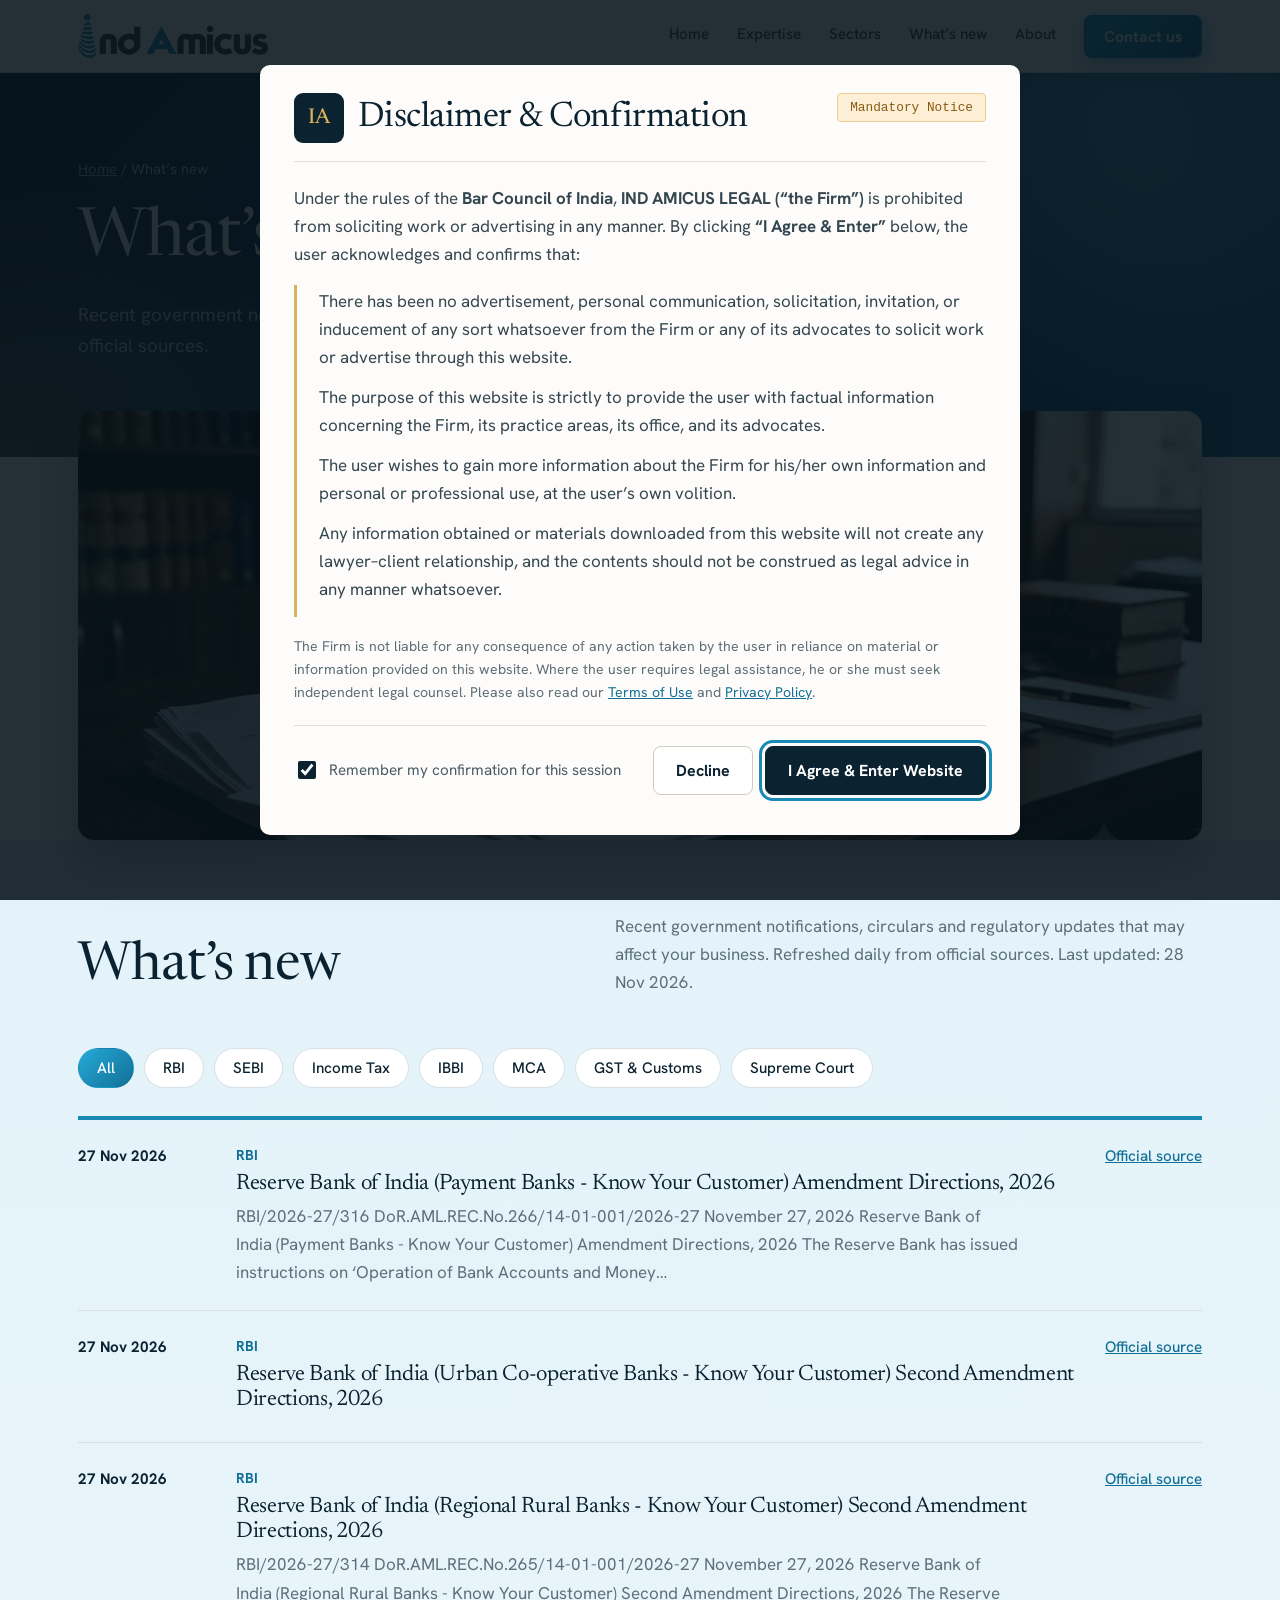
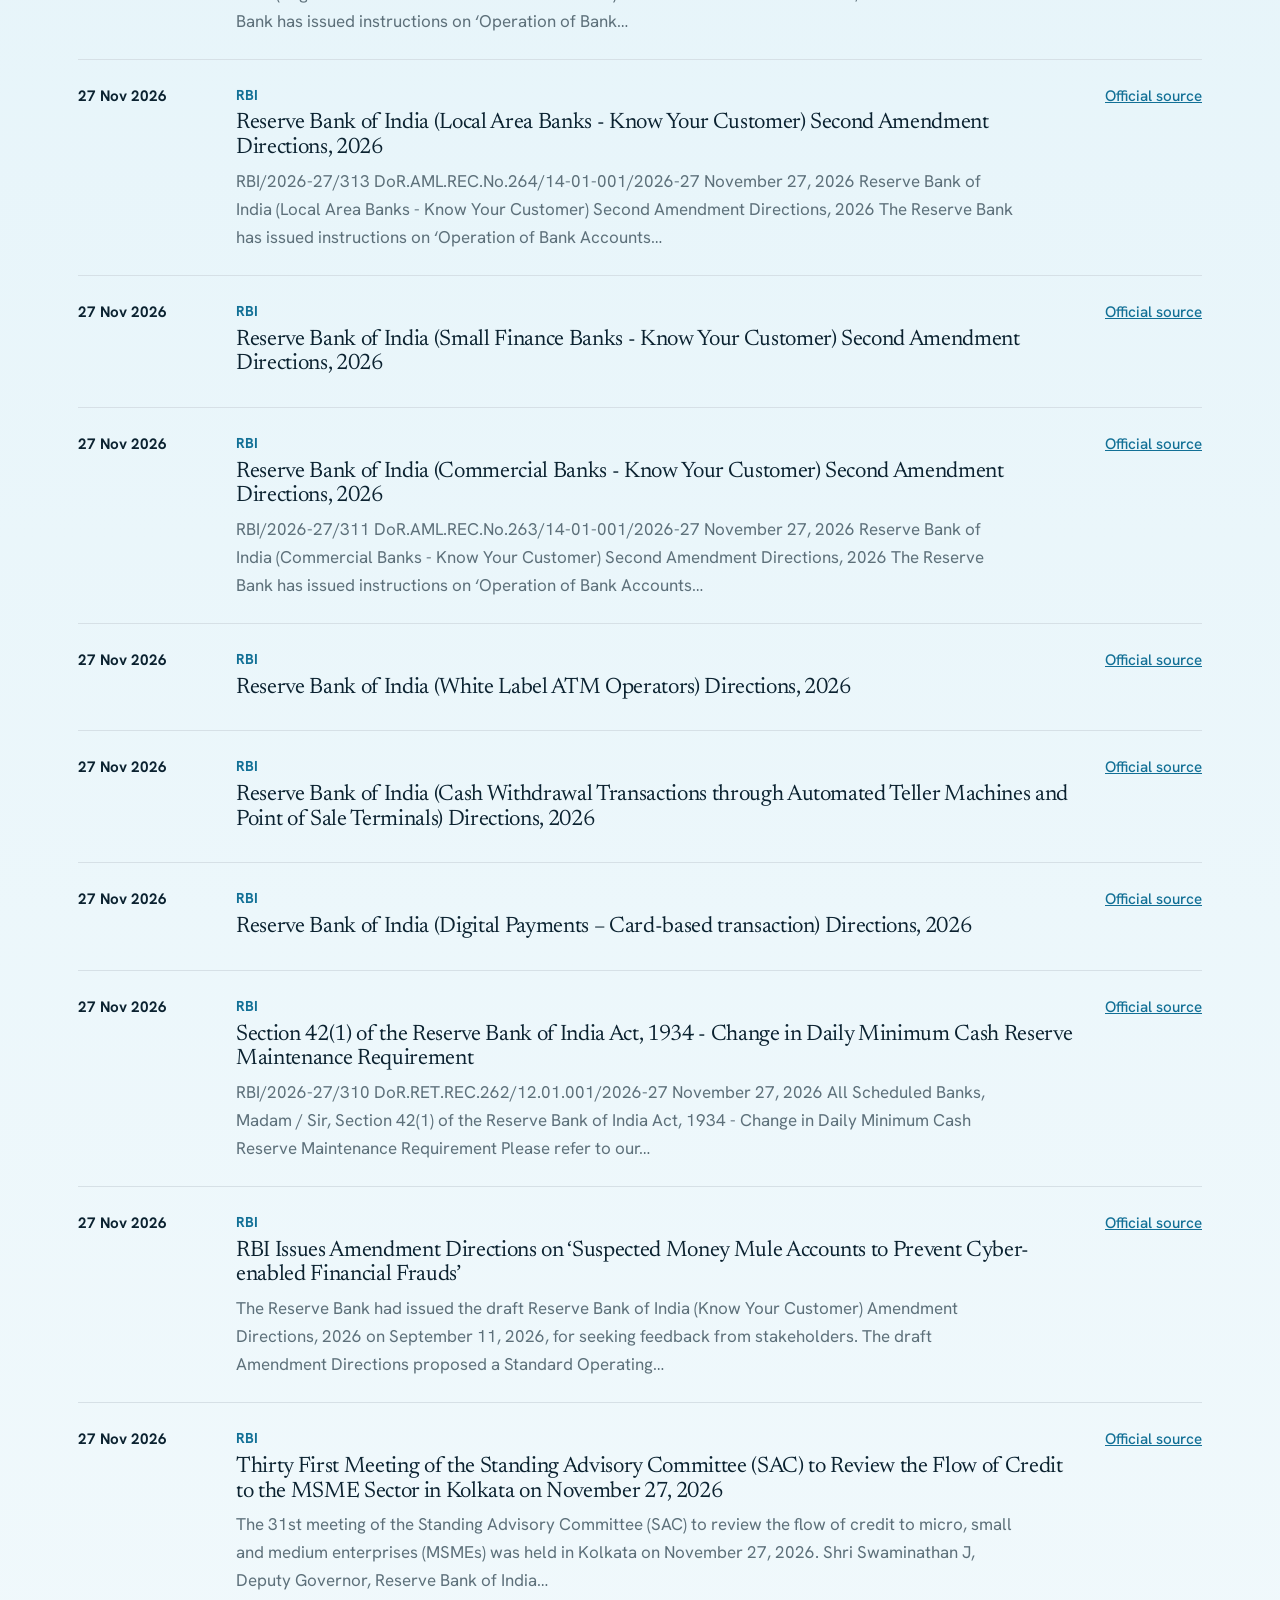
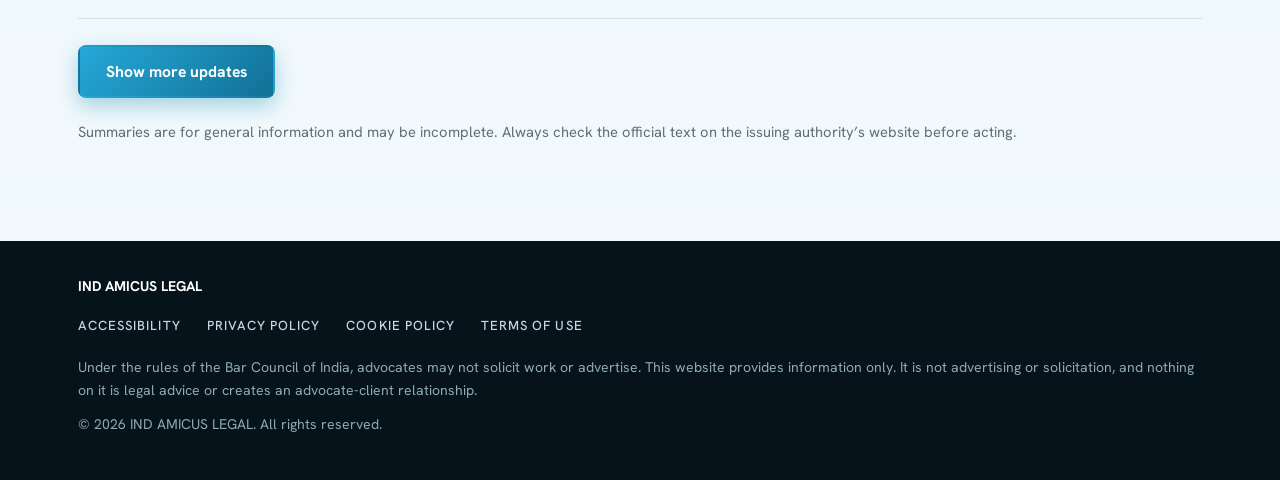
<file: whats-new.html>
<!DOCTYPE html>
<html lang="en">
<head>
<meta charset="utf-8">
<meta name="viewport" content="width=device-width, initial-scale=1, viewport-fit=cover">
<title>What’s new | IND AMICUS LEGAL</title>
<meta name="description" content="Recent government notifications, circulars and regulatory updates, refreshed daily from official sources.">
<link rel="preconnect" href="https://fonts.googleapis.com">
<link rel="preconnect" href="https://fonts.gstatic.com" crossorigin>
<link href="https://fonts.googleapis.com/css2?family=Hanken+Grotesk:wght@400;500;700&family=Newsreader:ital,opsz,wght@0,6..72,400;0,6..72,500;1,6..72,400&display=swap" rel="stylesheet">
<link rel="stylesheet" href="style.css">
</head>
<body>
<div class="gate" id="gate" role="dialog" aria-modal="true" aria-labelledby="gt" hidden>
 <div class="gcard">
  <div class="ghead"><span class="gbadge" aria-hidden="true">IA</span><h2 id="gt">Disclaimer &amp; Confirmation</h2><span class="gtag">Mandatory Notice</span></div>
  <p class="gintro">Under the rules of the <b>Bar Council of India</b>, <b>IND AMICUS LEGAL (“the Firm”)</b> is prohibited from soliciting work or advertising in any manner. By clicking <b>“I Agree &amp; Enter”</b> below, the user acknowledges and confirms that:</p>
  <blockquote>
   <p>There has been no advertisement, personal communication, solicitation, invitation, or inducement of any sort whatsoever from the Firm or any of its advocates to solicit work or advertise through this website.</p>
   <p>The purpose of this website is strictly to provide the user with factual information concerning the Firm, its practice areas, its office, and its advocates.</p>
   <p>The user wishes to gain more information about the Firm for his/her own information and personal or professional use, at the user’s own volition.</p>
   <p>Any information obtained or materials downloaded from this website will not create any lawyer–client relationship, and the contents should not be construed as legal advice in any manner whatsoever.</p>
  </blockquote>
  <p class="gsmall">The Firm is not liable for any consequence of any action taken by the user in reliance on material or information provided on this website. Where the user requires legal assistance, he or she must seek independent legal counsel. Please also read our <a href="terms-of-use.html">Terms of Use</a> and <a href="privacy-policy.html">Privacy Policy</a>.</p>
  <div class="gfoot"><label class="rem"><input type="checkbox" id="rem" checked> Remember my confirmation for this session</label><button class="gbtn o" id="nob" type="button">Decline</button><button class="gbtn" id="yes" type="button">I Agree &amp; Enter Website</button></div>
  <span id="no" role="status"></span>
 </div>
</div>

<header>
 <div class="wrap bar">
  <a class="logo" href="index.html" aria-label="IND AMICUS LEGAL home"><img src="logo.png" alt="IND AMICUS LEGAL"></a>
  <nav aria-label="Main">
   <a href="index.html">Home</a><a href="expertise.html">Expertise</a><a href="sectors.html">Sectors</a><a href="whats-new.html">What’s new</a><a href="about.html">About</a>
   <a class="btn" href="index.html#contact" style="padding:9px 18px;color:#fff;border-color:#198AB5">Contact us</a>
  </nav>
 </div>
</header>
<main id="top">
<div class="phero"><div class="wrap">
 <div class="crumb"><a href="index.html">Home</a> / What’s new</div>
 <h1>What’s new</h1>
 <p>Recent government notifications, circulars and regulatory updates, refreshed daily from official sources.</p>
</div></div>
<div class="wrap banner"><figure class="photo ph-doc"><img src="images/whats-new.jpg" alt="Legal documents and a laptop on a desk" loading="lazy" onerror="this.remove()"></figure></div>
<section id="whats-new" class="soft">
 <div class="wrap">
  <div class="top"><h2>What’s new</h2><p>Recent government notifications, circulars and regulatory updates that may affect your business. Refreshed daily from official sources. Last updated: <span id="upd">23 October 2026</span>.</p></div>
  <div class="chips" id="chips" role="group" aria-label="Filter updates"></div>
  <ul class="news" id="news"></ul>
  <button type="button" class="btn" id="more" hidden style="margin-top:26px">Show more updates</button>
  <p class="note">Summaries are for general information and may be incomplete. Always check the official text on the issuing authority’s website before acting.</p>
 </div>
</section>

</main>
<footer>
 <div class="wrap">
  <b>IND AMICUS LEGAL</b>
  <nav class="flinks" aria-label="Legal"><a href="accessibility.html">Accessibility</a><a href="privacy-policy.html">Privacy Policy</a><a href="cookie-policy.html">Cookie Policy</a><a href="terms-of-use.html">Terms of Use</a></nav>
  <div>Under the rules of the Bar Council of India, advocates may not solicit work or advertise. This website provides information only. It is not advertising or solicitation, and nothing on it is legal advice or creates an advocate-client relationship.</div>
  <div>&copy; 2026 IND AMICUS LEGAL. All rights reserved.</div>
 </div>
</footer>
<script>
(function(){var g=document.getElementById('gate'),ok=false;
try{ok=sessionStorage.getItem('ial-ok')==='1'}catch(e){}
if(!ok){g.hidden=false;document.getElementById('yes').focus()}
document.getElementById('yes').onclick=function(){g.hidden=true;try{if(document.getElementById('rem').checked)sessionStorage.setItem('ial-ok','1')}catch(e){}};
document.getElementById('nob').onclick=function(){document.getElementById('no').textContent='You need to agree to view this website.'};})();
</script>
<script src="news.js" defer></script>
</body>
</html>
</file>
<file: style.css>
:root{--teal:#198AB5;--navy:#0B2230;--navy2:#123347;--bg:#fff;--soft:#F2F6F8;--line:#D6E0E6;--ink:#0B2230;--text:#34464F;--muted:#5D707A;--tl:#127096;
box-sizing:border-box;padding-top:env(safe-area-inset-top,0px);padding-bottom:env(safe-area-inset-bottom,0px)}
@media (prefers-color-scheme:dark){:root:not([data-theme="light"]){--bg:#08151D;--soft:#0E202B;--line:#21404D;--ink:#EAF3F7;--text:#C9DAE2;--muted:#8FA7B2;--tl:#4DB3DB}}
:root[data-theme="dark"]{--bg:#08151D;--soft:#0E202B;--line:#21404D;--ink:#EAF3F7;--text:#C9DAE2;--muted:#8FA7B2;--tl:#4DB3DB}
*{box-sizing:border-box}
html{scroll-behavior:smooth;scroll-padding-top:calc(84px + env(safe-area-inset-top,0px))}
body{margin:0;background:var(--bg);color:var(--text);font:400 1.0625rem/1.65 'Hanken Grotesk','Segoe UI',Arial,sans-serif}
h1,h2,h3{font-family:'Newsreader',Georgia,serif;color:var(--ink);font-weight:400;line-height:1.1;letter-spacing:-.015em;margin:0}
a{color:inherit}
.wrap{max-width:1180px;margin:0 auto;padding:0 28px}
:focus-visible{outline:3px solid var(--teal);outline-offset:3px}
body::before{content:"";position:fixed;inset:0 0 auto;height:env(safe-area-inset-top,0px);background:#fff;z-index:59}
header{position:sticky;top:env(safe-area-inset-top,0px);z-index:60;background:#fff;border-bottom:1px solid #D6E0E6}
.bar{display:flex;align-items:center;justify-content:space-between;height:72px;gap:20px}
.logo img{display:block;height:44px;width:auto}
nav{display:flex;gap:28px;align-items:center;font-weight:500;font-size:.95rem}
nav a{text-decoration:none;color:#34464F;padding:6px 0;border-bottom:2px solid transparent}
nav a:hover{border-color:#198AB5;color:#0B2230}
.btn{display:inline-block;background:var(--teal);color:#fff;text-decoration:none;font:700 .98rem 'Hanken Grotesk',sans-serif;padding:14px 26px;border:2px solid var(--teal);cursor:pointer}
.btn:hover{background:#fff;color:var(--navy)}
.line{background:transparent;color:#fff;border-color:rgba(255,255,255,.55)}
.line:hover{background:#fff;color:var(--navy)}
/* hero */
.hero{background:var(--navy);color:#C5D8E1;position:relative;overflow:hidden}
.hero svg{position:absolute;right:-30px;bottom:-40px;height:125%;color:var(--teal);opacity:.22;pointer-events:none}
.hero .wrap{position:relative;padding-top:104px;padding-bottom:0}
.hero h1{color:#fff;font-size:clamp(2.7rem,6.4vw,5.4rem);max-width:13em;letter-spacing:-.025em}
.hero p{max-width:36em;font-size:1.2rem;margin:28px 0 36px}
.cta{display:flex;gap:14px;flex-wrap:wrap}
.three{display:grid;grid-template-columns:repeat(3,1fr);margin-top:88px;border-top:1px solid rgba(255,255,255,.22)}
.three div{padding:26px 28px 34px 0}
.three div+div{padding-left:28px;border-left:1px solid rgba(255,255,255,.22)}
.three h3{color:#fff;font-size:1.5rem;margin-bottom:6px}
.three p{margin:0;font-size:1rem;color:#9DB8C5}
section{padding:96px 0}
.top{display:grid;grid-template-columns:1fr 1.2fr;gap:48px;margin-bottom:52px;align-items:end}
.top h2{font-size:clamp(2.1rem,4.2vw,3.4rem)}
.top p{margin:0;color:var(--muted);max-width:38em}
.cols{display:grid;grid-template-columns:repeat(3,1fr);gap:0;border-top:2px solid var(--ink)}
.cols>div{padding:26px 28px 8px 0}
.cols>div+div{padding-left:28px;border-left:1px solid var(--line)}
.cols h3{font-size:1.5rem;margin-bottom:14px}
.cols ul,.sec{list-style:none;margin:0;padding:0}
.cols li{padding:10px 0;border-top:1px solid var(--line)}
.sec{display:grid;grid-template-columns:repeat(4,1fr);border-top:2px solid var(--ink);border-left:1px solid var(--line)}
.sec li{padding:26px 22px;border-right:1px solid var(--line);border-bottom:1px solid var(--line);font:500 1.2rem/1.3 'Newsreader',serif;color:var(--ink)}
.sec span{display:block;font:400 .92rem/1.5 'Hanken Grotesk',sans-serif;color:var(--muted);margin-top:6px}
.chips{display:flex;gap:10px;flex-wrap:wrap;margin-bottom:28px}
.chips button{font:500 .95rem 'Hanken Grotesk',sans-serif;padding:9px 18px;border:1px solid var(--line);background:var(--bg);color:var(--ink);cursor:pointer}
.chips button[aria-pressed="true"]{background:var(--navy);border-color:var(--navy);color:#fff}
.news{list-style:none;margin:0;padding:0;border-top:2px solid var(--ink)}
.news li{display:grid;grid-template-columns:130px 1fr auto;gap:28px;padding:24px 0;border-bottom:1px solid var(--line);align-items:start}
.news li[hidden]{display:none}
.news time{font-weight:700;color:var(--ink);font-size:.95rem}
.news small{display:block;color:var(--tl);font-weight:700;font-size:.9rem;margin-bottom:4px}
.news h3{font-size:1.4rem;margin-bottom:6px}
.news p{margin:0;color:var(--muted);max-width:46em}
.news a{color:var(--tl);font-weight:500;font-size:.95rem;white-space:nowrap}
.note{margin:22px 0 0;font-size:.92rem;color:var(--muted)}
@media (max-width:900px){.news li{grid-template-columns:1fr;gap:8px}}
.soft{background:var(--soft)}
.quote{background:var(--navy);padding:88px 0}
.quote blockquote{margin:0;max-width:880px}
.quote p{font:400 clamp(1.7rem,3.4vw,2.7rem)/1.25 'Newsreader',serif;color:#fff;margin:0 0 22px}
.quote cite{font-style:normal;color:#9DB8C5}
.people{display:grid;grid-template-columns:repeat(3,1fr);gap:28px}
.person .ph{aspect-ratio:4/5;background:linear-gradient(160deg,#DDE8ED,#C3D5DE);display:grid;place-items:center;font:400 4rem 'Newsreader',serif;color:#6C8999}
@media (prefers-color-scheme:dark){:root:not([data-theme="light"]) .person .ph{background:#15303D;color:#4F7284}}
.person h3{font-size:1.45rem;margin:16px 0 2px}
.person p{margin:0;color:var(--muted);font-size:.98rem}
.ins{display:grid;grid-template-columns:repeat(3,1fr);gap:0;border-top:2px solid var(--ink)}
.ins a{display:block;text-decoration:none;padding:26px 28px 30px 0}
.ins a+a{padding-left:28px;border-left:1px solid var(--line)}
.ins small{display:block;color:var(--tl);font-weight:700;font-size:.9rem;margin-bottom:10px}
.ins h3{font-size:1.5rem;margin-bottom:10px}
.ins p{margin:0;color:var(--muted);font-size:1rem}
.ins a:hover h3{color:var(--tl)}
.about{display:grid;grid-template-columns:1fr 1fr;gap:64px}
.about h2{font-size:clamp(2.1rem,4.2vw,3.4rem)}
.pr{list-style:none;margin:0;padding:0;border-top:2px solid var(--ink)}
.pr li{padding:20px 0;border-bottom:1px solid var(--line)}
.pr b{display:block;font:500 1.3rem 'Newsreader',serif;color:var(--ink);margin-bottom:2px}
.contact{background:var(--navy);color:#C5D8E1}
.contact h2{color:#fff}
.contact .top p{color:#9DB8C5}
.cg{display:grid;grid-template-columns:1fr 1.15fr;gap:64px}
.cg p{margin:0 0 20px}
.cg b{display:block;color:#fff}
form{display:grid;gap:16px;grid-template-columns:1fr 1fr}
form .f{grid-column:1/-1}
label{display:grid;gap:6px;font-weight:500;font-size:.95rem;color:#fff}
input,select,textarea{font:inherit;padding:12px 14px;border:1px solid #3A5F70;background:#0A1B26;color:#fff;border-radius:0;width:100%}
textarea{min-height:120px;resize:vertical}
footer{background:#06131B;color:#8FA9B6;font-size:.88rem;line-height:1.6;padding:34px 0 44px}
footer .wrap{display:grid;gap:12px}
footer b{color:#fff}
.gate{position:fixed;inset:0;z-index:100;background:rgba(6,19,27,.88);display:grid;place-items:center;padding:20px;overflow:auto}
.gate[hidden]{display:none}
.gcard{background:#FDFCFA;color:#34464F;max-width:760px;width:100%;padding:28px 34px 30px;max-height:100%;overflow:auto;border-radius:10px}
.ghead{display:flex;align-items:center;gap:14px;padding-bottom:18px;border-bottom:1px solid #E3E0DA}
.gbadge{flex:none;width:50px;height:50px;border-radius:9px;background:#0B2230;color:#D8B35A;font:500 1.35rem 'Newsreader',serif;display:grid;place-items:center}
.ghead h2{font-size:clamp(1.5rem,3.4vw,2.2rem);color:#0B2230;margin:0;flex:1}
.gtag{font:500 .8rem ui-monospace,Menlo,Consolas,monospace;color:#8A5A12;background:#FCEFD6;border:1px solid #EBCB90;padding:6px 12px;border-radius:4px;white-space:nowrap;align-self:flex-start}
.gintro{margin:22px 0 16px}
.gcard blockquote{margin:0 0 18px;padding:2px 0 2px 22px;border-left:3px solid #D8B35A}
.gcard blockquote p{margin:0 0 12px}
.gsmall{font-size:.88rem;color:#5E6E77;margin:0 0 20px}
.gsmall a{color:#127096}
.gfoot{display:flex;align-items:center;gap:12px;flex-wrap:wrap;border-top:1px solid #E3E0DA;padding-top:20px}
.gate label.rem{display:flex;align-items:center;gap:10px;margin-right:auto;color:#4A5B64;font-weight:400;font-size:.95rem}
.gate input[type=checkbox]{width:18px;height:18px;padding:0;accent-color:#0B2230}
.gbtn{font:700 1rem 'Hanken Grotesk',sans-serif;padding:13px 22px;border-radius:8px;border:1px solid #0B2230;background:#0B2230;color:#fff;cursor:pointer}
.gbtn.o{background:#fff;color:#0B2230;border-color:#CFCBC3}
.gbtn:hover{opacity:.88}
#no{display:block;color:#A32020;font-size:.92rem;margin-top:10px}
.flinks{display:flex;flex-wrap:wrap;gap:8px 26px}
.flinks a{color:#C5D8E1;text-decoration:none;font-weight:500;font-size:.82rem;letter-spacing:.08em;text-transform:uppercase}
.flinks a:hover{color:#fff;text-decoration:underline}
@media (max-width:560px){.gcard{padding:20px}.ghead{flex-wrap:wrap}.gtag{order:3}.gate label.rem{width:100%}.gbtn{flex:1}}
@media (max-width:900px){
 nav a:not(.btn){display:none}
 .top,.about,.cg{grid-template-columns:1fr;gap:20px}
 .cg{gap:40px}
 .cols,.ins,.people,.three{grid-template-columns:1fr}
 .cols>div,.cols>div+div,.ins a,.ins a+a,.three div,.three div+div{padding-left:0;border-left:0}
 .three div{padding-right:0;border-bottom:1px solid rgba(255,255,255,.22)}
 .three div:last-child{border:0}
 .sec{grid-template-columns:1fr 1fr}
 .hero .wrap{padding-top:64px}.three{margin-top:56px}
 section{padding:64px 0}
 .hero svg{opacity:.12}
 form{grid-template-columns:1fr}
}
@media (max-width:480px){.sec{grid-template-columns:1fr}.logo img{height:36px}}
@media (prefers-reduced-motion:reduce){html{scroll-behavior:auto}}

.phero{background:var(--navy);color:#C5D8E1;padding:84px 0 76px}
.phero h1{color:#fff;font-size:clamp(2.4rem,5.4vw,4.2rem);max-width:14em}
.phero p{max-width:40em;font-size:1.18rem;margin:22px 0 0}
.crumb{font-size:.92rem;margin-bottom:22px}.crumb a{color:#9DB8C5}
.svc{list-style:none;margin:0;padding:0;border-top:2px solid var(--ink)}
.svc li{display:grid;grid-template-columns:minmax(220px,.8fr) 2fr;gap:28px;padding:28px 0;border-bottom:1px solid var(--line)}
.svc h3{font-size:1.45rem}.svc p{margin:0}
.svc ul{margin:10px 0 0;padding-left:18px;color:var(--muted)}
.forums{display:flex;flex-wrap:wrap;gap:10px;list-style:none;margin:0;padding:0}
.forums li{border:1px solid var(--line);background:var(--bg);padding:9px 16px;font-weight:500;color:var(--ink)}
.others{display:grid;grid-template-columns:1fr 1fr;border-top:2px solid var(--ink)}
.others a{display:block;padding:26px 28px 28px 0;text-decoration:none}
.others a+a{padding-left:28px;border-left:1px solid var(--line)}
.others h3{font-size:1.5rem;margin-bottom:6px}.others p{margin:0;color:var(--muted)}
.others a:hover h3{color:var(--tl)}
.band{background:var(--navy);color:#C5D8E1;padding:72px 0}
.band h2{color:#fff;font-size:clamp(1.9rem,3.6vw,2.8rem);margin-bottom:14px}
.band p{margin:0 0 24px;max-width:38em}.band .info{margin-top:22px;font-size:1rem}.band .info a{color:#fff}
.more{font-weight:700;color:var(--tl);text-decoration:none}.more:hover{text-decoration:underline}
.cols h3 a{text-decoration:none}.cols h3 a:hover{color:var(--tl)}
@media (max-width:900px){.svc li{grid-template-columns:1fr;gap:8px}.others{grid-template-columns:1fr}.others a,.others a+a{padding-left:0;border-left:0}}

.prose{max-width:780px}
.prose h2{font-size:1.6rem;margin:40px 0 12px}
.prose h2:first-child{margin-top:0}
.prose p,.prose ul{margin:0 0 14px}
.prose ul{padding-left:22px}.prose li{margin-bottom:6px}
.prose a{color:var(--tl)}
.stamp{color:#9DB8C5;margin-top:18px;font-size:.95rem}
.tbl{overflow-x:auto;margin:0 0 18px}
.tbl table{border-collapse:collapse;width:100%;min-width:560px;font-size:.98rem}
.tbl th,.tbl td{border:1px solid var(--line);padding:10px 12px;text-align:left;vertical-align:top}
.tbl th{background:var(--soft);color:var(--ink)}

/*vibrant*/
.photo{margin:0;border-radius:16px;overflow:hidden;aspect-ratio:16/9;background-repeat:no-repeat;background-position:center;background-size:34% auto,cover;box-shadow:0 22px 48px rgba(11,34,48,.28)}
.photo img{width:100%;height:100%;object-fit:cover;display:block}
.ph-scales{background-image:url("[data-uri]"),linear-gradient(135deg,#0E4260,#198AB5 60%,#F2B84B 140%)}
.ph-skyline{background-image:url("[data-uri]"),linear-gradient(135deg,#0E4260,#198AB5 60%,#F2B84B 140%)}
.ph-pillars{background-image:url("[data-uri]"),linear-gradient(135deg,#0E4260,#198AB5 60%,#F2B84B 140%)}
.ph-doc{background-image:url("[data-uri]"),linear-gradient(135deg,#0E4260,#198AB5 60%,#F2B84B 140%)}
.ph-mark{background-image:url("[data-uri]"),linear-gradient(135deg,#0E4260,#198AB5 60%,#F2B84B 140%)}

.banner{margin-top:-46px;position:relative;z-index:2}
.banner .photo{aspect-ratio:21/8}
.banner+section,.banner+div{padding-top:72px}
.hgrid{display:grid;grid-template-columns:1.15fr .85fr;gap:48px;align-items:center}
.hgrid .photo{aspect-ratio:4/5;max-height:470px;justify-self:end;width:100%}
.abt2{display:grid;grid-template-columns:1.05fr .95fr;gap:56px;align-items:center}
.hero,.phero{background:radial-gradient(760px 480px at 88% 8%,rgba(58,168,210,.6),transparent 62%),radial-gradient(640px 460px at 0% 100%,rgba(242,184,75,.26),transparent 60%),linear-gradient(135deg,#0A1E2B 0%,#0E4260 55%,#126E91 100%);position:relative;overflow:hidden}
.hero::before,.phero::before{content:"";position:absolute;width:520px;height:520px;right:-120px;top:-160px;border-radius:50%;background:radial-gradient(circle,rgba(255,255,255,.18),transparent 65%);animation:drift 14s ease-in-out infinite alternate;pointer-events:none}
@keyframes drift{from{transform:translate(0,0) scale(1)}to{transform:translate(-90px,70px) scale(1.2)}}
.hero svg{opacity:.3}
.phero{padding-bottom:96px}
.hero h1,.phero h1{text-shadow:0 2px 24px rgba(0,0,0,.25)}
.btn{background:linear-gradient(135deg,#25A9D8,#127096);border-radius:8px;border-color:transparent;box-shadow:0 8px 20px rgba(25,138,181,.35);transition:transform .15s,box-shadow .15s}
.btn:hover{background:linear-gradient(135deg,#F2B84B,#E59A1F);color:#0B2230;transform:translateY(-2px)}
.line{background:transparent;box-shadow:none;border:2px solid rgba(255,255,255,.6)}
.line:hover{background:#fff;color:#0B2230}
.t-exp,#expertise{background:radial-gradient(800px 420px at 100% 0,rgba(25,138,181,.16),transparent 60%),radial-gradient(700px 420px at 0 100%,rgba(242,184,75,.18),transparent 60%),var(--bg)}
section.soft{background:linear-gradient(180deg,#E3F3F9,#F1F9FC)}
.t-about{background:radial-gradient(700px 420px at 0 0,rgba(25,138,181,.14),transparent 60%),var(--bg)}
.tcards{display:grid;grid-template-columns:repeat(3,1fr);gap:24px}
.tcard{display:block;text-decoration:none;background:var(--bg);border:1px solid var(--line);border-top:5px solid var(--teal);border-radius:14px;padding:28px 26px;box-shadow:0 10px 28px rgba(11,34,48,.08);transition:transform .2s,box-shadow .2s}
.tcard:hover{transform:translateY(-6px);box-shadow:0 20px 40px rgba(11,34,48,.16)}
.tcard.c2{border-top-color:#F2B84B}.tcard.c3{border-top-color:#E4572E}
.tcard h3{font-size:1.6rem;margin-bottom:10px}.tcard p{margin:0 0 16px;color:var(--muted)}
.pills{list-style:none;margin:0;padding:0;display:flex;flex-wrap:wrap;gap:12px}
.pills li{padding:12px 20px;border-radius:999px;background:var(--bg);border:1px solid var(--line);font:500 1.1rem 'Newsreader',serif;color:var(--ink);box-shadow:0 4px 12px rgba(11,34,48,.06)}
.pills li:nth-child(3n+1){border-color:#7CC7E3}.pills li:nth-child(3n+2){border-color:#F2B84B}.pills li:nth-child(3n){border-color:#F0937A}
.cols,.areas,.svc,.news,.ins,.sec,.pr{border-top:4px solid var(--teal)}
.cols>div:nth-child(2),.sec li:nth-child(4n+2){background:linear-gradient(180deg,rgba(242,184,75,.10),transparent)}
.sec li:hover{background:rgba(25,138,181,.10)}
.svc li:hover,.news li:hover{background:rgba(25,138,181,.06)}
.quote{background:radial-gradient(600px 300px at 90% 0,rgba(242,184,75,.3),transparent 60%),linear-gradient(120deg,#0A1E2B,#0E4260 60%,#198AB5)}
.contact,.band{background:radial-gradient(700px 420px at 100% 0,rgba(58,168,210,.45),transparent 60%),radial-gradient(600px 400px at 0 100%,rgba(242,184,75,.2),transparent 60%),linear-gradient(135deg,#0A1E2B,#0E4260)}
.chips button{border-radius:999px}
.chips button[aria-pressed="true"]{background:linear-gradient(135deg,#25A9D8,#127096);border-color:transparent}
.more{color:var(--tl)}
@media (prefers-color-scheme:dark){:root:not([data-theme="light"]) section.soft{background:linear-gradient(180deg,#0E2A38,#0A1A22)}}
@media (max-width:900px){.tcards,.hgrid,.abt2{grid-template-columns:1fr}.hgrid .photo{aspect-ratio:16/9;max-height:none}.banner .photo{aspect-ratio:16/9}.banner{margin-top:-36px}}
@media (prefers-reduced-motion:reduce){.hero::before,.phero::before{animation:none}.tcard,.btn{transition:none}}
</file>
